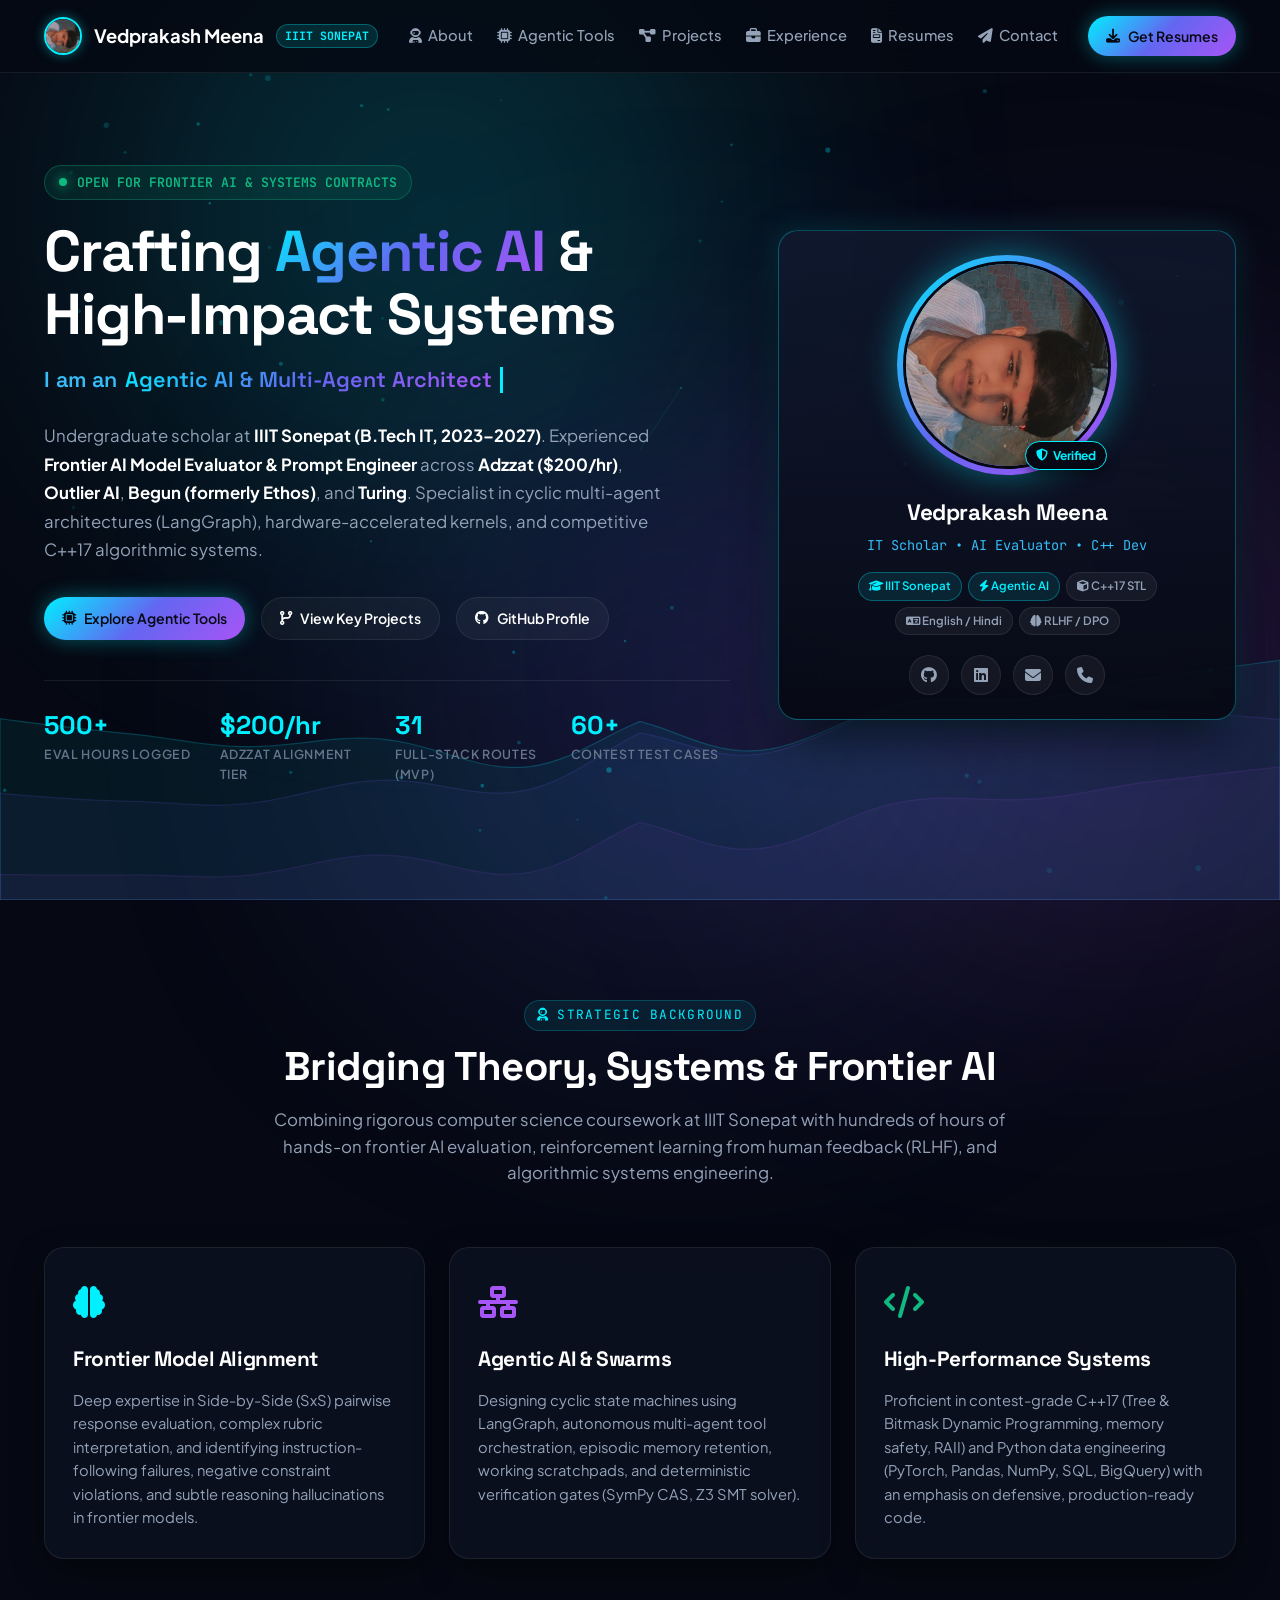
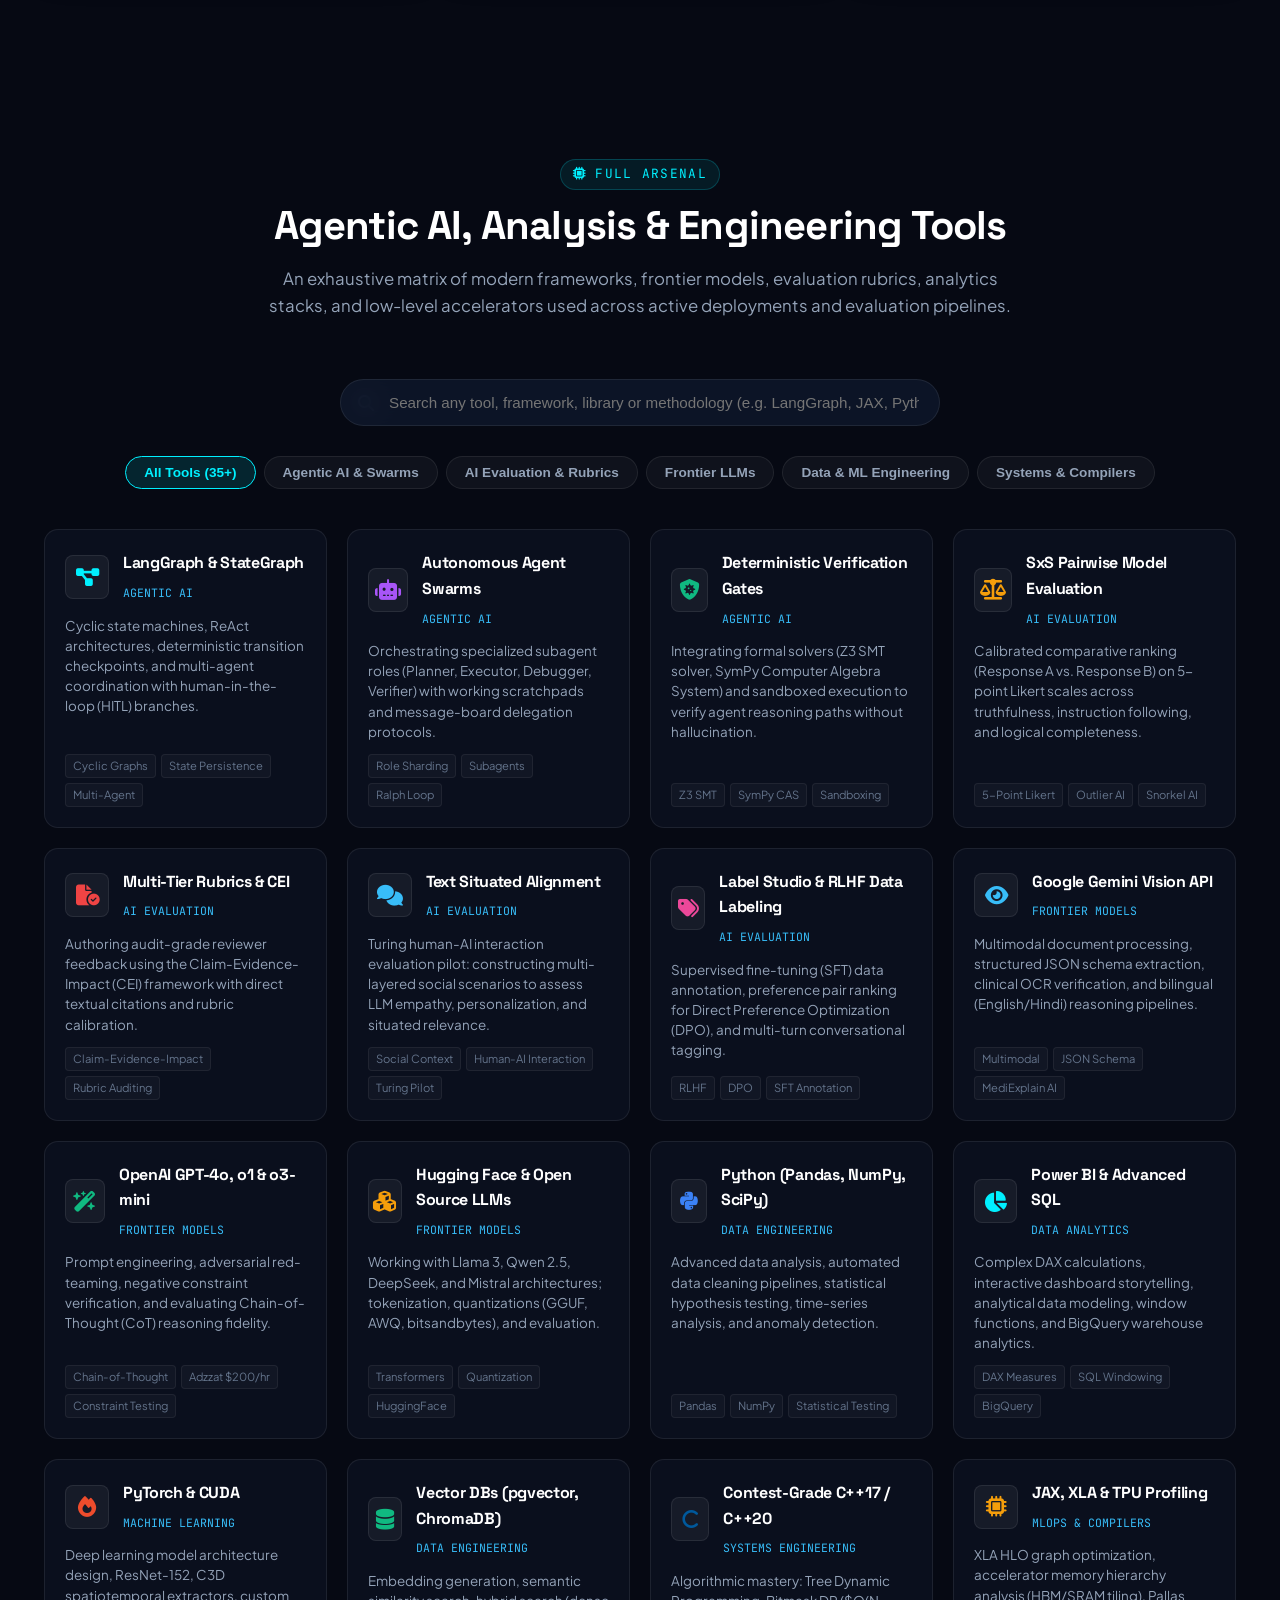
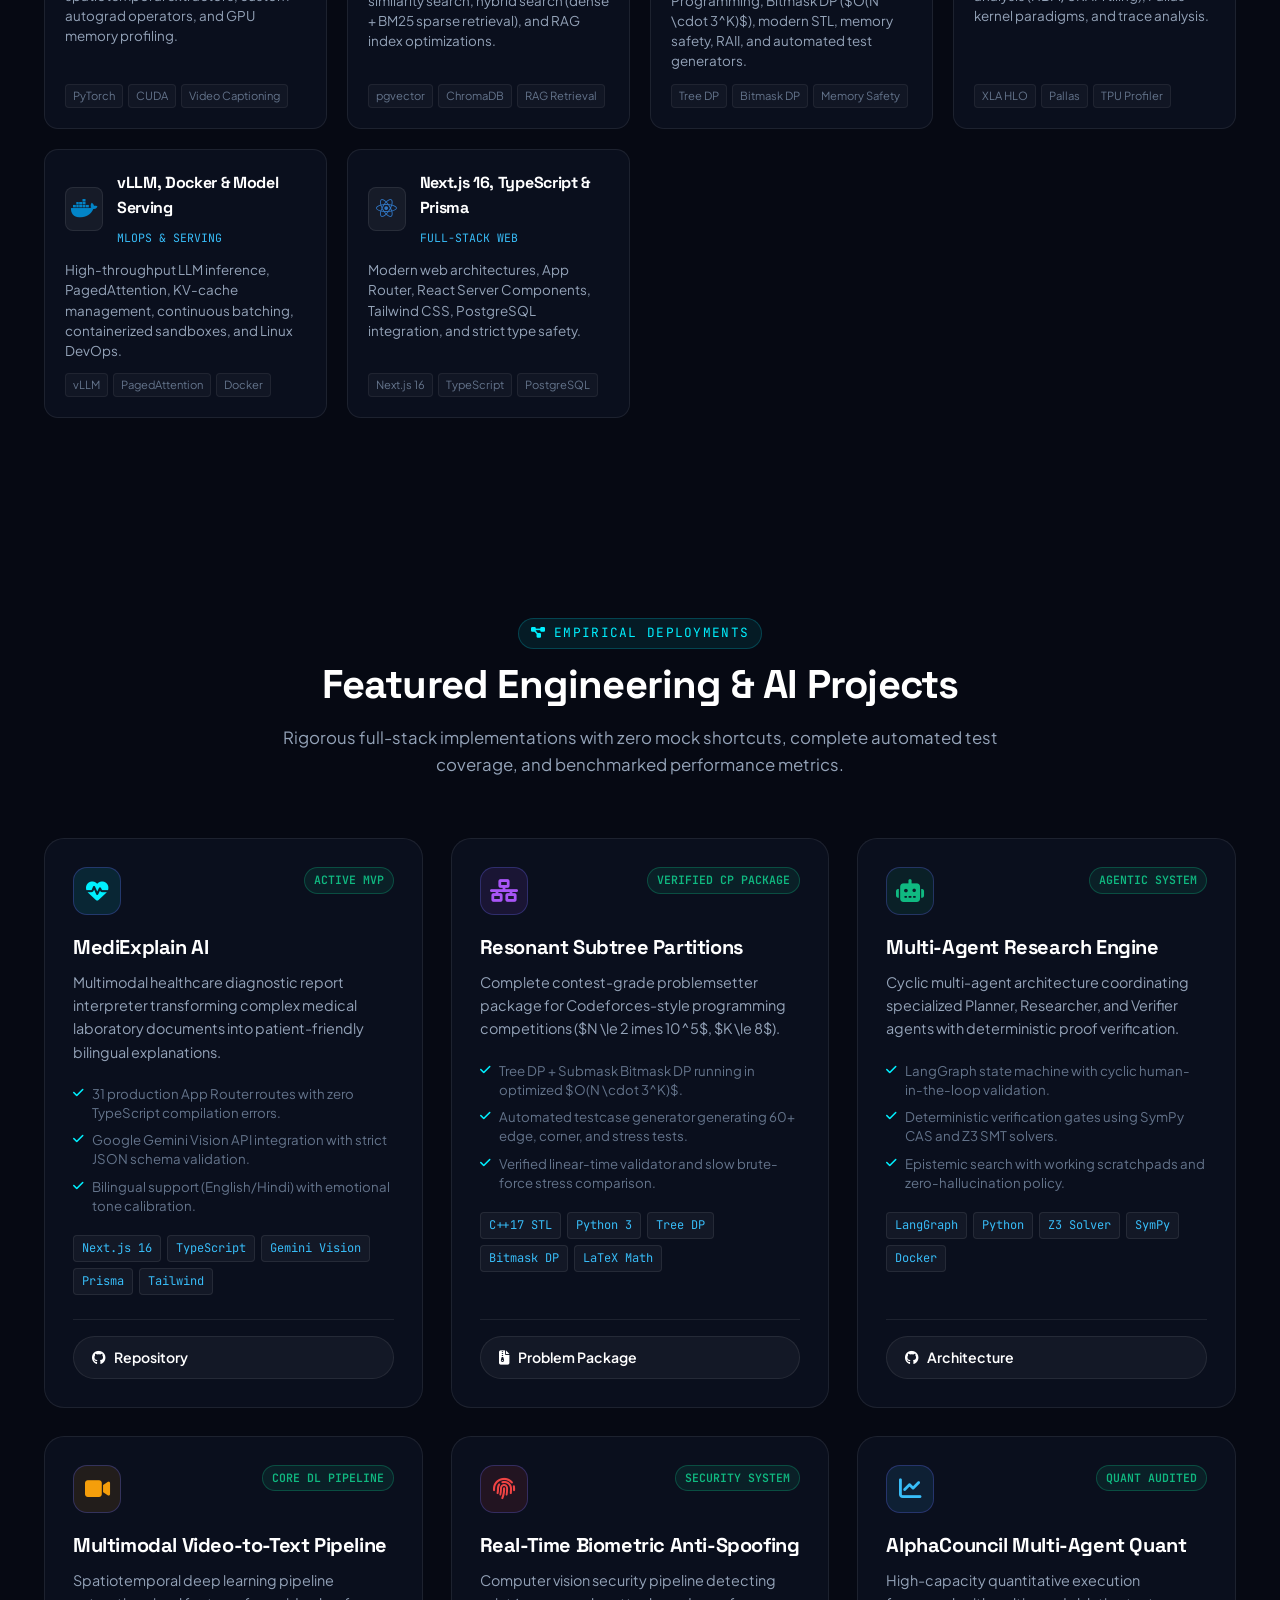
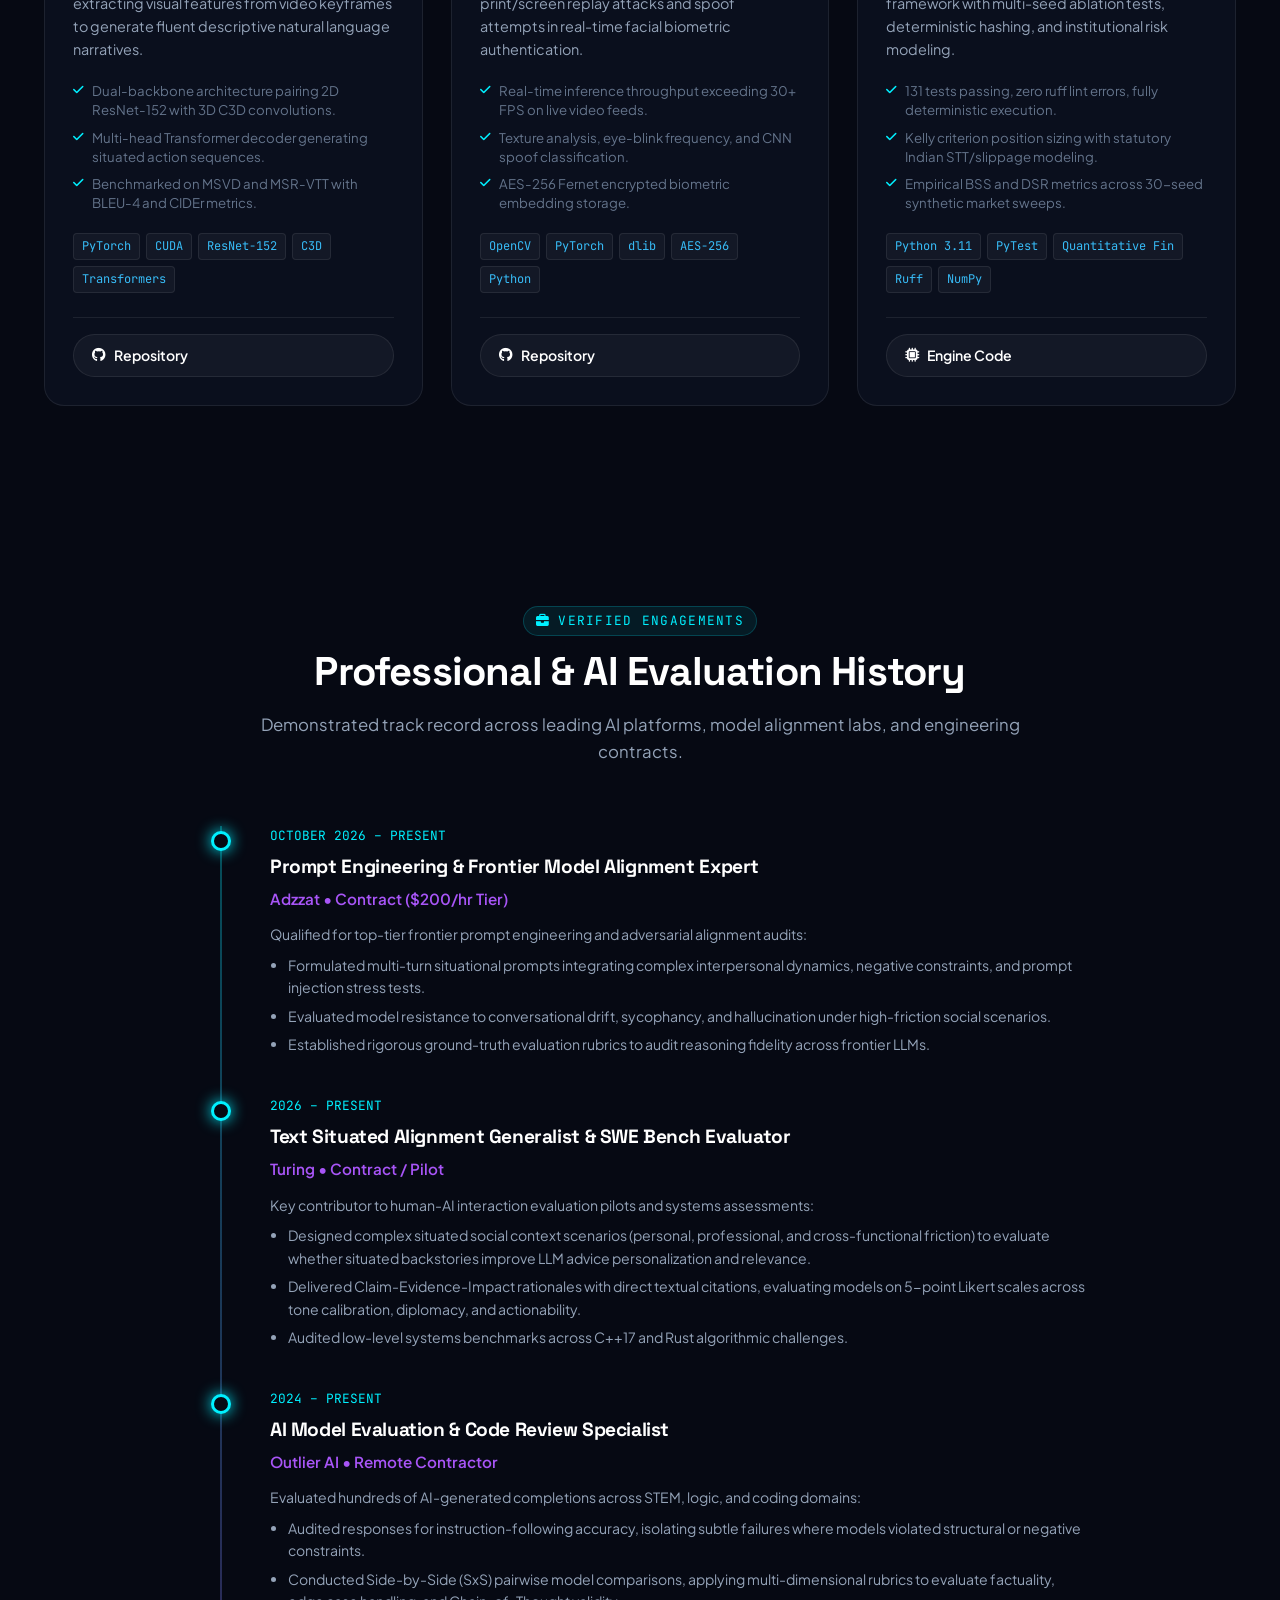
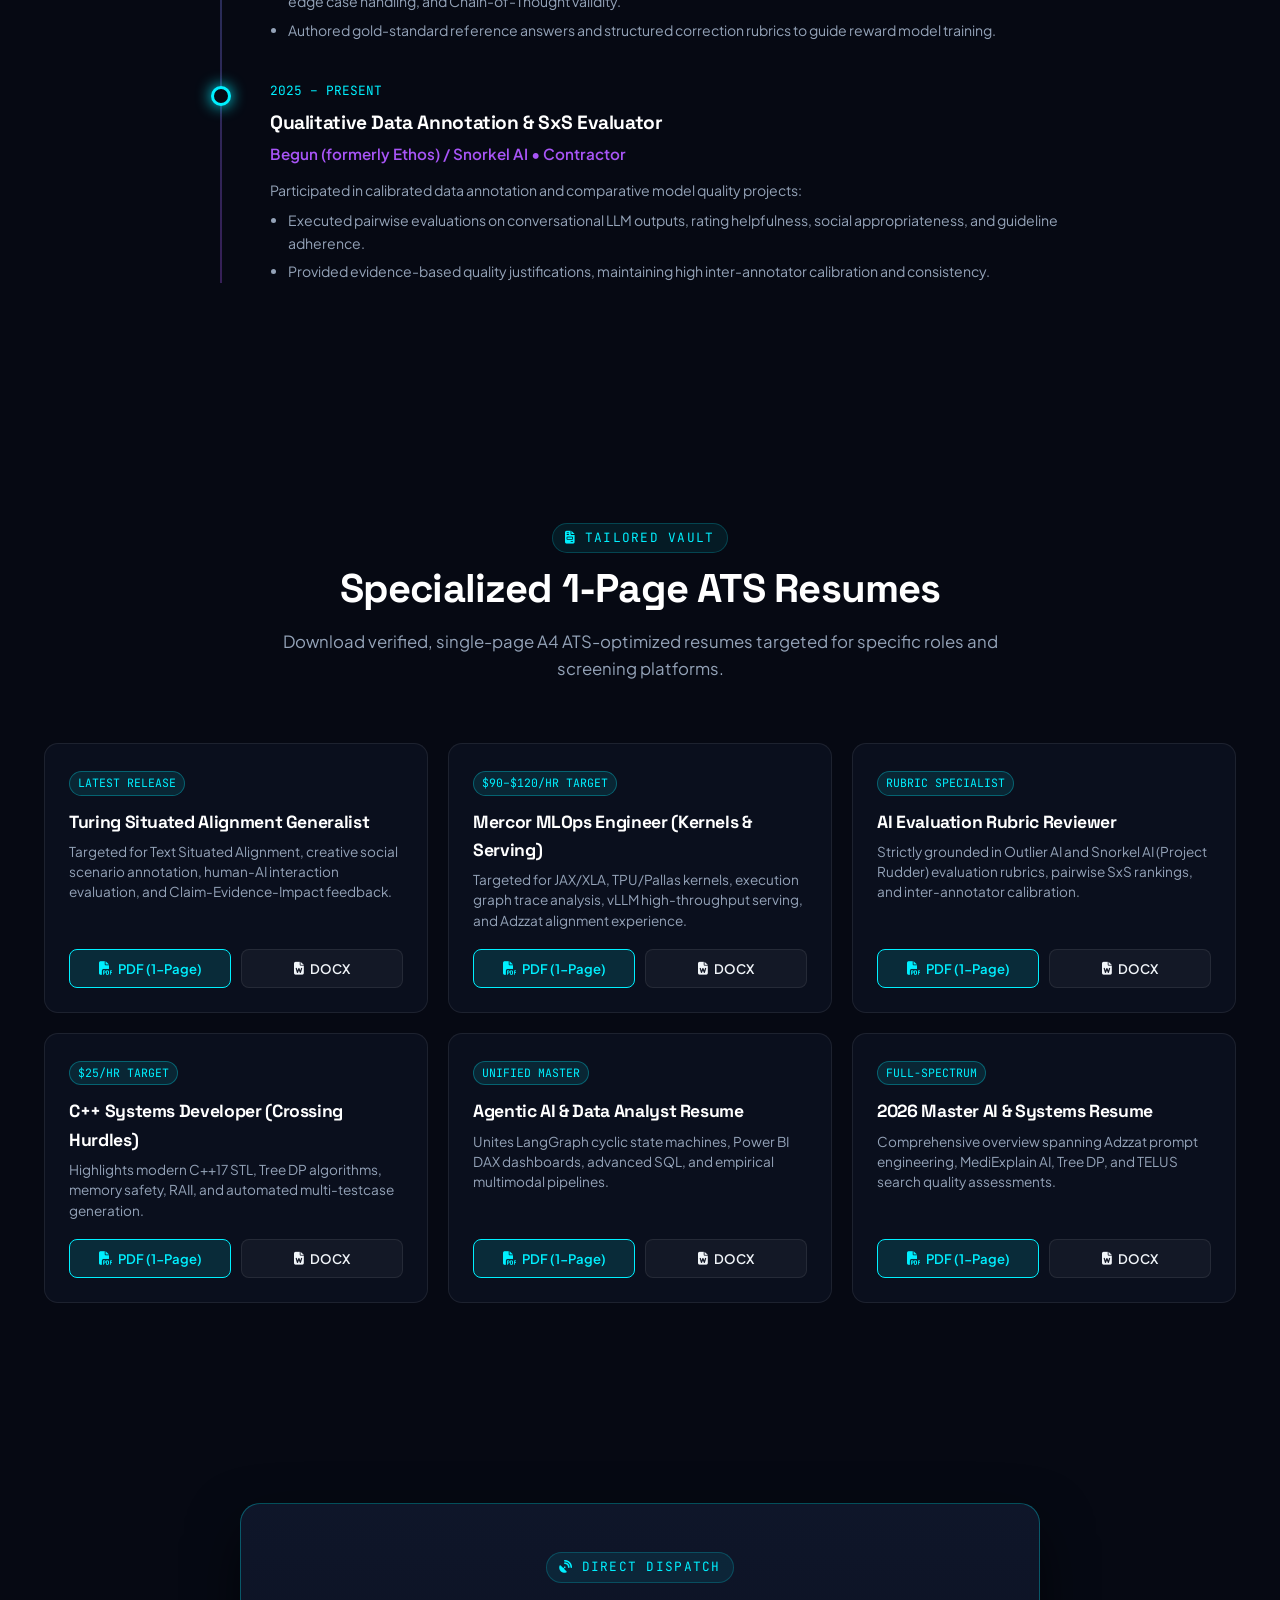
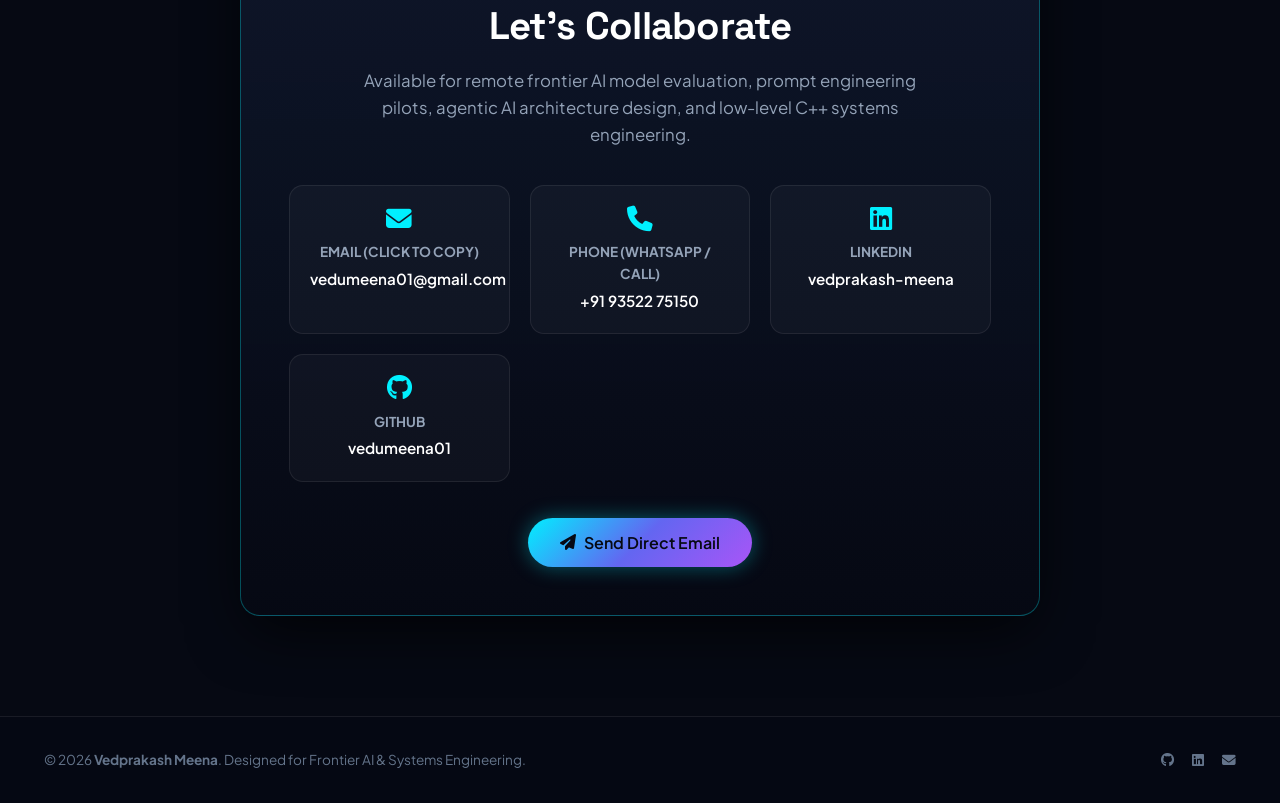
<file: index.html>
<!DOCTYPE html>
<html lang="en" class="scroll-smooth">
<head>
  <meta charset="UTF-8">
  <meta name="viewport" content="width=device-width, initial-scale=1.0">
  
  <title>Vedprakash Meena | Agentic AI Architect, Frontier AI Evaluator & Systems Engineer</title>
  <meta name="title" content="Vedprakash Meena | Agentic AI Architect & Frontier AI Evaluator">
  <meta name="description" content="Portfolio of Vedprakash Meena — B.Tech IT at IIIT Sonepat. Frontier AI Evaluation Specialist (Outlier AI, Adzzat $200/hr, Begun, Turing), Agentic AI Architect (LangGraph, Multi-Agent Swarms), and High-Performance Systems Developer (C++17, Python).">
  <meta name="keywords" content="Vedprakash Meena, Agentic AI, AI Evaluation, Outlier AI, Adzzat, Begun, Turing, LangGraph, JAX, XLA, C++, IIIT Sonepat, RLHF, Prompt Engineering">
  <meta name="author" content="Vedprakash Meena">

  <!-- Open Graph -->
  <meta property="og:type" content="website">
  <meta property="og:title" content="Vedprakash Meena | Agentic AI Architect & AI Evaluator">
  <meta property="og:description" content="Interactive portfolio showcasing Agentic AI frameworks, frontier LLM evaluation, C++ systems, and full-stack AI engineering.">

  <!-- Google Fonts & Font Awesome -->
  <link rel="preconnect" href="https://fonts.googleapis.com">
  <link rel="preconnect" href="https://fonts.gstatic.com" crossorigin>
  <link href="https://fonts.googleapis.com/css2?family=Plus+Jakarta+Sans:wght@300;400;500;600;700;800&family=Space+Grotesk:wght@400;500;600;700&family=JetBrains+Mono:wght@400;500;600;700&display=swap" rel="stylesheet">
  <link rel="stylesheet" href="https://cdnjs.cloudflare.com/ajax/libs/font-awesome/6.5.1/css/all.min.css">

  <style>
    :root {
      --bg-base: #060913;
      --bg-surface: #0c1222;
      --bg-surface-elevated: #111a30;
      --bg-card: rgba(12, 18, 34, 0.75);
      --bg-card-hover: rgba(18, 28, 52, 0.9);
      --border-subtle: rgba(255, 255, 255, 0.08);
      --border-glow: rgba(0, 240, 255, 0.35);
      --accent-cyan: #00f0ff;
      --accent-blue: #38bdf8;
      --accent-indigo: #6366f1;
      --accent-purple: #a855f7;
      --accent-pink: #ec4899;
      --accent-emerald: #10b981;
      --accent-amber: #f59e0b;
      --text-bright: #ffffff;
      --text-main: #f1f5f9;
      --text-muted: #94a3b8;
      --text-dim: #64748b;
      --gradient-cyber: linear-gradient(135deg, #00f0ff 0%, #6366f1 50%, #a855f7 100%);
      --gradient-glow: linear-gradient(180deg, rgba(0, 240, 255, 0.15) 0%, rgba(99, 102, 241, 0.05) 100%);
      --card-shadow: 0 12px 36px -8px rgba(0, 0, 0, 0.6);
      --glow-cyan: 0 0 35px rgba(0, 240, 255, 0.25);
      --glow-purple: 0 0 35px rgba(168, 85, 247, 0.25);
      --radius-sm: 8px;
      --radius-md: 14px;
      --radius-lg: 20px;
      --radius-full: 9999px;
      --transition: all 0.25s cubic-bezier(0.16, 1, 0.3, 1);
    }

    * {
      box-sizing: border-box;
      margin: 0;
      padding: 0;
    }

    html {
      scroll-behavior: smooth;
    }

    body {
      font-family: 'Plus Jakarta Sans', -apple-system, BlinkMacSystemFont, sans-serif;
      background-color: var(--bg-base);
      color: var(--text-main);
      line-height: 1.6;
      overflow-x: hidden;
      position: relative;
    }

    /* Scrollbar */
    ::-webkit-scrollbar {
      width: 8px;
    }
    ::-webkit-scrollbar-track {
      background: var(--bg-base);
    }
    ::-webkit-scrollbar-thumb {
      background: #1e293b;
      border-radius: 4px;
      border: 1px solid var(--border-subtle);
    }
    ::-webkit-scrollbar-thumb:hover {
      background: var(--accent-cyan);
    }

    /* Selection */
    ::selection {
      background: var(--accent-cyan);
      color: #060913;
    }

    /* Typography */
    h1, h2, h3, h4, .font-display {
      font-family: 'Space Grotesk', sans-serif;
      letter-spacing: -0.02em;
    }
    .font-mono {
      font-family: 'JetBrains Mono', monospace;
    }

    /* Interactive Background Wave Canvas */
    #wave-canvas {
      position: fixed;
      top: 0;
      left: 0;
      width: 100vw;
      height: 100vh;
      z-index: 0;
      pointer-events: none;
      opacity: 0.85;
    }

    .ambient-glow {
      position: fixed;
      width: 600px;
      height: 600px;
      border-radius: 50%;
      filter: blur(140px);
      pointer-events: none;
      z-index: 0;
      opacity: 0.18;
      transition: transform 0.2s ease-out;
    }
    .glow-1 {
      top: -10%;
      left: 10%;
      background: var(--accent-cyan);
    }
    .glow-2 {
      top: 40%;
      right: -10%;
      background: var(--accent-purple);
    }
    .glow-3 {
      bottom: -10%;
      left: 30%;
      background: var(--accent-indigo);
    }

    /* Layout Containers */
    .site-wrapper {
      position: relative;
      z-index: 1;
    }
    .container {
      max-width: 1240px;
      margin: 0 auto;
      padding: 0 24px;
    }

    /* Navigation Bar */
    .navbar {
      position: fixed;
      top: 0;
      left: 0;
      width: 100%;
      z-index: 100;
      background: rgba(6, 9, 19, 0.82);
      backdrop-filter: blur(16px);
      border-bottom: 1px solid var(--border-subtle);
      transition: var(--transition);
    }
    .nav-inner {
      display: flex;
      justify-content: space-between;
      align-items: center;
      height: 72px;
    }
    .nav-brand {
      display: flex;
      align-items: center;
      gap: 12px;
      text-decoration: none;
      color: var(--text-bright);
      font-weight: 700;
      font-size: 1.15rem;
    }
    .brand-avatar {
      width: 38px;
      height: 38px;
      border-radius: 50%;
      border: 2px solid var(--accent-cyan);
      box-shadow: 0 0 12px rgba(0, 240, 255, 0.4);
      object-fit: cover;
    }
    .brand-glow-tag {
      font-size: 0.72rem;
      padding: 2px 8px;
      background: rgba(0, 240, 255, 0.12);
      border: 1px solid rgba(0, 240, 255, 0.3);
      border-radius: var(--radius-full);
      color: var(--accent-cyan);
      font-family: 'JetBrains Mono', monospace;
    }
    .nav-links {
      display: flex;
      align-items: center;
      gap: 24px;
      list-style: none;
    }
    .nav-link {
      color: var(--text-muted);
      text-decoration: none;
      font-size: 0.92rem;
      font-weight: 500;
      transition: var(--transition);
      display: flex;
      align-items: center;
      gap: 6px;
    }
    .nav-link:hover, .nav-link.active {
      color: var(--accent-cyan);
    }
    .nav-actions {
      display: flex;
      align-items: center;
      gap: 12px;
    }
    .btn-cyber {
      display: inline-flex;
      align-items: center;
      gap: 8px;
      padding: 9px 18px;
      border-radius: var(--radius-full);
      font-size: 0.88rem;
      font-weight: 600;
      text-decoration: none;
      cursor: pointer;
      border: none;
      transition: var(--transition);
    }
    .btn-cyber-primary {
      background: var(--gradient-cyber);
      color: #060913;
      box-shadow: 0 0 20px rgba(0, 240, 255, 0.35);
    }
    .btn-cyber-primary:hover {
      box-shadow: 0 0 30px rgba(0, 240, 255, 0.6);
      transform: translateY(-2px);
    }
    .btn-cyber-outline {
      background: rgba(255, 255, 255, 0.04);
      border: 1px solid var(--border-subtle);
      color: var(--text-bright);
    }
    .btn-cyber-outline:hover {
      background: rgba(0, 240, 255, 0.08);
      border-color: var(--accent-cyan);
      color: var(--accent-cyan);
      transform: translateY(-2px);
    }

    /* Section Structure */
    section {
      padding: 100px 0;
      position: relative;
    }
    .section-header {
      text-align: center;
      max-width: 760px;
      margin: 0 auto 60px;
    }
    .section-eyebrow {
      display: inline-flex;
      align-items: center;
      gap: 8px;
      font-family: 'JetBrains Mono', monospace;
      font-size: 0.8rem;
      color: var(--accent-cyan);
      text-transform: uppercase;
      letter-spacing: 0.1em;
      margin-bottom: 12px;
      padding: 4px 12px;
      background: rgba(0, 240, 255, 0.08);
      border: 1px solid rgba(0, 240, 255, 0.2);
      border-radius: var(--radius-full);
    }
    .section-title {
      font-size: 2.5rem;
      font-weight: 800;
      color: var(--text-bright);
      line-height: 1.2;
      margin-bottom: 16px;
    }
    .section-subtitle {
      font-size: 1.05rem;
      color: var(--text-muted);
      line-height: 1.6;
    }

    /* Glass Cards */
    .glass-card {
      background: var(--bg-card);
      backdrop-filter: blur(16px);
      border: 1px solid var(--border-subtle);
      border-radius: var(--radius-lg);
      padding: 28px;
      transition: var(--transition);
      box-shadow: var(--card-shadow);
      position: relative;
      overflow: hidden;
    }
    .glass-card:hover {
      border-color: var(--border-glow);
      background: var(--bg-card-hover);
      box-shadow: 0 16px 40px -10px rgba(0, 240, 255, 0.15);
      transform: translateY(-4px);
    }

    /* Hero Section */
    .hero {
      min-height: 100vh;
      display: flex;
      align-items: center;
      padding: 130px 0 80px;
      position: relative;
    }
    .hero-grid {
      display: grid;
      grid-template-columns: 1.2fr 0.8fr;
      gap: 48px;
      align-items: center;
    }
    .hero-status-pill {
      display: inline-flex;
      align-items: center;
      gap: 10px;
      padding: 6px 14px;
      background: rgba(16, 185, 129, 0.1);
      border: 1px solid rgba(16, 185, 129, 0.3);
      border-radius: var(--radius-full);
      color: var(--accent-emerald);
      font-size: 0.82rem;
      font-weight: 600;
      margin-bottom: 20px;
      font-family: 'JetBrains Mono', monospace;
    }
    .pulse-dot {
      width: 8px;
      height: 8px;
      border-radius: 50%;
      background: var(--accent-emerald);
      box-shadow: 0 0 12px var(--accent-emerald);
      animation: pulse 2s infinite;
    }
    @keyframes pulse {
      0% { transform: scale(0.95); box-shadow: 0 0 0 0 rgba(16, 185, 129, 0.7); }
      70% { transform: scale(1.1); box-shadow: 0 0 0 8px rgba(16, 185, 129, 0); }
      100% { transform: scale(0.95); box-shadow: 0 0 0 0 rgba(16, 185, 129, 0); }
    }
    .hero-title {
      font-size: 3.6rem;
      font-weight: 800;
      line-height: 1.1;
      margin-bottom: 16px;
      color: var(--text-bright);
    }
    .hero-gradient-text {
      background: var(--gradient-cyber);
      -webkit-background-clip: text;
      -webkit-text-fill-color: transparent;
    }
    .hero-typewriter-container {
      font-size: 1.35rem;
      font-weight: 600;
      color: var(--accent-blue);
      margin-bottom: 24px;
      min-height: 36px;
      display: flex;
      align-items: center;
      gap: 8px;
      font-family: 'Space Grotesk', sans-serif;
    }
    .cursor-blink {
      display: inline-block;
      width: 3px;
      height: 1.2em;
      background-color: var(--accent-cyan);
      animation: blink 1s step-end infinite;
      vertical-align: middle;
    }
    @keyframes blink {
      from, to { opacity: 1; }
      50% { opacity: 0; }
    }
    .hero-bio {
      font-size: 1.05rem;
      color: var(--text-muted);
      line-height: 1.7;
      margin-bottom: 32px;
      max-width: 620px;
    }
    .hero-bio strong {
      color: var(--text-bright);
    }
    .hero-actions {
      display: flex;
      flex-wrap: wrap;
      gap: 16px;
      margin-bottom: 40px;
    }
    .hero-metrics {
      display: grid;
      grid-template-columns: repeat(4, 1fr);
      gap: 16px;
      padding-top: 24px;
      border-top: 1px solid var(--border-subtle);
    }
    .metric-item {
      display: flex;
      flex-direction: column;
    }
    .metric-num {
      font-size: 1.6rem;
      font-weight: 800;
      color: var(--accent-cyan);
      font-family: 'Space Grotesk', sans-serif;
    }
    .metric-label {
      font-size: 0.78rem;
      color: var(--text-dim);
      text-transform: uppercase;
      letter-spacing: 0.05em;
      font-weight: 600;
    }

    /* Hero Profile Glass Card */
    .profile-card {
      position: relative;
      border-radius: var(--radius-lg);
      overflow: hidden;
      border: 1px solid rgba(0, 240, 255, 0.3);
      box-shadow: 0 20px 50px -10px rgba(0, 0, 0, 0.8), 0 0 30px rgba(0, 240, 255, 0.15);
      background: linear-gradient(180deg, rgba(17, 26, 48, 0.8) 0%, rgba(6, 9, 19, 0.95) 100%);
      padding: 24px;
      text-align: center;
    }
    .profile-img-wrap {
      position: relative;
      width: 220px;
      height: 220px;
      margin: 0 auto 20px;
      border-radius: 50%;
      padding: 6px;
      background: var(--gradient-cyber);
      box-shadow: 0 0 35px rgba(0, 240, 255, 0.4);
    }
    .profile-img {
      width: 100%;
      height: 100%;
      border-radius: 50%;
      object-fit: cover;
      background: #090d16;
      border: 3px solid var(--bg-base);
    }
    .profile-badge-float {
      position: absolute;
      bottom: 5px;
      right: 10px;
      background: #060913;
      border: 1.5px solid var(--accent-cyan);
      border-radius: var(--radius-full);
      padding: 4px 10px;
      font-size: 0.75rem;
      font-weight: 700;
      color: var(--accent-cyan);
      display: flex;
      align-items: center;
      gap: 5px;
      box-shadow: 0 4px 12px rgba(0, 0, 0, 0.5);
    }
    .profile-name {
      font-size: 1.4rem;
      font-weight: 700;
      color: var(--text-bright);
      margin-bottom: 4px;
    }
    .profile-sub {
      font-size: 0.85rem;
      color: var(--accent-blue);
      font-family: 'JetBrains Mono', monospace;
      margin-bottom: 16px;
    }
    .profile-chips {
      display: flex;
      flex-wrap: wrap;
      gap: 6px;
      justify-content: center;
      margin-bottom: 20px;
    }
    .chip {
      font-size: 0.72rem;
      font-weight: 600;
      padding: 4px 10px;
      border-radius: var(--radius-full);
      background: rgba(255, 255, 255, 0.05);
      border: 1px solid var(--border-subtle);
      color: var(--text-muted);
    }
    .chip-accent {
      background: rgba(0, 240, 255, 0.1);
      border-color: rgba(0, 240, 255, 0.3);
      color: var(--accent-cyan);
    }
    .profile-socials {
      display: flex;
      justify-content: center;
      gap: 12px;
    }
    .social-btn {
      width: 40px;
      height: 40px;
      border-radius: 50%;
      display: flex;
      align-items: center;
      justify-content: center;
      background: rgba(255, 255, 255, 0.05);
      border: 1px solid var(--border-subtle);
      color: var(--text-muted);
      text-decoration: none;
      transition: var(--transition);
    }
    .social-btn:hover {
      background: rgba(0, 240, 255, 0.15);
      border-color: var(--accent-cyan);
      color: var(--accent-cyan);
      transform: translateY(-3px);
      box-shadow: 0 0 15px rgba(0, 240, 255, 0.4);
    }

    /* Interactive Tools Matrix Section */
    .tools-search-bar {
      max-width: 600px;
      margin: 0 auto 30px;
      position: relative;
    }
    .search-input {
      width: 100%;
      padding: 14px 20px 14px 48px;
      background: rgba(17, 26, 48, 0.7);
      border: 1px solid var(--border-subtle);
      border-radius: var(--radius-full);
      color: var(--text-bright);
      font-size: 0.95rem;
      outline: none;
      transition: var(--transition);
      backdrop-filter: blur(12px);
    }
    .search-input:focus {
      border-color: var(--accent-cyan);
      box-shadow: 0 0 25px rgba(0, 240, 255, 0.25);
    }
    .search-icon {
      position: absolute;
      left: 18px;
      top: 50%;
      transform: translateY(-50%);
      color: var(--text-dim);
      font-size: 1rem;
    }
    .filter-tabs {
      display: flex;
      flex-wrap: wrap;
      justify-content: center;
      gap: 8px;
      margin-bottom: 40px;
    }
    .filter-tab {
      padding: 8px 18px;
      border-radius: var(--radius-full);
      background: rgba(255, 255, 255, 0.04);
      border: 1px solid var(--border-subtle);
      color: var(--text-muted);
      font-size: 0.85rem;
      font-weight: 600;
      cursor: pointer;
      transition: var(--transition);
    }
    .filter-tab:hover, .filter-tab.active {
      background: rgba(0, 240, 255, 0.12);
      border-color: var(--accent-cyan);
      color: var(--accent-cyan);
    }
    .tools-grid {
      display: grid;
      grid-template-columns: repeat(auto-fill, minmax(280px, 1fr));
      gap: 20px;
    }
    .tool-card {
      background: var(--bg-card);
      border: 1px solid var(--border-subtle);
      border-radius: var(--radius-md);
      padding: 20px;
      transition: var(--transition);
      display: flex;
      flex-direction: column;
      gap: 12px;
      position: relative;
    }
    .tool-card:hover {
      border-color: var(--accent-cyan);
      transform: translateY(-3px);
      box-shadow: 0 10px 25px -5px rgba(0, 240, 255, 0.15);
    }
    .tool-top {
      display: flex;
      align-items: center;
      gap: 14px;
    }
    .tool-icon-box {
      width: 44px;
      height: 44px;
      border-radius: var(--radius-sm);
      display: flex;
      align-items: center;
      justify-content: center;
      font-size: 1.3rem;
      background: rgba(255, 255, 255, 0.05);
      border: 1px solid var(--border-subtle);
    }
    .tool-meta h4 {
      font-size: 1rem;
      color: var(--text-bright);
      margin-bottom: 2px;
    }
    .tool-category-badge {
      font-size: 0.72rem;
      font-family: 'JetBrains Mono', monospace;
      color: var(--accent-blue);
      text-transform: uppercase;
    }
    .tool-desc {
      font-size: 0.84rem;
      color: var(--text-muted);
      line-height: 1.5;
    }
    .tool-tags {
      display: flex;
      flex-wrap: wrap;
      gap: 5px;
      margin-top: auto;
    }
    .tool-tag {
      font-size: 0.7rem;
      padding: 2px 7px;
      border-radius: 4px;
      background: rgba(255, 255, 255, 0.03);
      border: 1px solid rgba(255, 255, 255, 0.06);
      color: var(--text-dim);
    }

    /* Projects Section */
    .projects-grid {
      display: grid;
      grid-template-columns: repeat(auto-fill, minmax(360px, 1fr));
      gap: 28px;
    }
    .project-card {
      background: var(--bg-card);
      border: 1px solid var(--border-subtle);
      border-radius: var(--radius-lg);
      padding: 28px;
      transition: var(--transition);
      display: flex;
      flex-direction: column;
      justify-content: space-between;
      position: relative;
    }
    .project-card:hover {
      border-color: rgba(99, 102, 241, 0.4);
      box-shadow: 0 16px 40px -10px rgba(99, 102, 241, 0.2);
      transform: translateY(-4px);
    }
    .project-header {
      display: flex;
      justify-content: space-between;
      align-items: flex-start;
      margin-bottom: 16px;
    }
    .project-icon-badge {
      width: 48px;
      height: 48px;
      border-radius: var(--radius-md);
      background: rgba(99, 102, 241, 0.12);
      border: 1px solid rgba(99, 102, 241, 0.3);
      display: flex;
      align-items: center;
      justify-content: center;
      font-size: 1.4rem;
      color: var(--accent-indigo);
    }
    .project-status {
      font-size: 0.72rem;
      font-family: 'JetBrains Mono', monospace;
      padding: 3px 9px;
      border-radius: var(--radius-full);
      font-weight: 600;
      background: rgba(16, 185, 129, 0.1);
      border: 1px solid rgba(16, 185, 129, 0.3);
      color: var(--accent-emerald);
    }
    .project-title {
      font-size: 1.25rem;
      color: var(--text-bright);
      margin-bottom: 8px;
      font-weight: 700;
    }
    .project-desc {
      font-size: 0.9rem;
      color: var(--text-muted);
      line-height: 1.6;
      margin-bottom: 20px;
    }
    .project-bullets {
      list-style: none;
      margin-bottom: 20px;
    }
    .project-bullets li {
      font-size: 0.83rem;
      color: var(--text-dim);
      margin-bottom: 8px;
      display: flex;
      align-items: flex-start;
      gap: 8px;
      line-height: 1.45;
    }
    .project-bullets li i {
      color: var(--accent-cyan);
      margin-top: 3px;
      font-size: 0.75rem;
    }
    .project-tech-stack {
      display: flex;
      flex-wrap: wrap;
      gap: 6px;
      margin-bottom: 24px;
    }
    .tech-pill {
      font-size: 0.75rem;
      font-family: 'JetBrains Mono', monospace;
      padding: 3px 8px;
      border-radius: 4px;
      background: rgba(255, 255, 255, 0.04);
      border: 1px solid var(--border-subtle);
      color: var(--accent-blue);
    }
    .project-links {
      display: flex;
      gap: 12px;
      padding-top: 16px;
      border-top: 1px solid var(--border-subtle);
    }

    /* Experience & Track Record Timeline */
    .timeline {
      position: relative;
      max-width: 900px;
      margin: 0 auto;
    }
    .timeline::before {
      content: '';
      position: absolute;
      top: 0;
      bottom: 0;
      left: 30px;
      width: 2px;
      background: linear-gradient(180deg, var(--accent-cyan) 0%, var(--accent-purple) 100%);
      opacity: 0.3;
    }
    .timeline-item {
      position: relative;
      padding-left: 80px;
      margin-bottom: 40px;
    }
    .timeline-dot {
      position: absolute;
      left: 21px;
      top: 5px;
      width: 20px;
      height: 20px;
      border-radius: 50%;
      background: var(--bg-base);
      border: 3px solid var(--accent-cyan);
      box-shadow: 0 0 15px var(--accent-cyan);
      z-index: 2;
    }
    .timeline-date {
      font-family: 'JetBrains Mono', monospace;
      font-size: 0.8rem;
      color: var(--accent-cyan);
      margin-bottom: 6px;
    }
    .timeline-role {
      font-size: 1.2rem;
      font-weight: 700;
      color: var(--text-bright);
      margin-bottom: 4px;
    }
    .timeline-company {
      font-size: 0.95rem;
      color: var(--accent-purple);
      font-weight: 600;
      margin-bottom: 12px;
    }
    .timeline-body {
      font-size: 0.88rem;
      color: var(--text-muted);
      line-height: 1.6;
    }
    .timeline-bullets {
      list-style-type: disc;
      margin-left: 18px;
      margin-top: 8px;
    }
    .timeline-bullets li {
      margin-bottom: 6px;
    }

    /* Resume Vault Section */
    .resume-grid {
      display: grid;
      grid-template-columns: repeat(auto-fill, minmax(340px, 1fr));
      gap: 20px;
    }
    .resume-card {
      background: var(--bg-card);
      border: 1px solid var(--border-subtle);
      border-radius: var(--radius-md);
      padding: 24px;
      transition: var(--transition);
      display: flex;
      flex-direction: column;
      justify-content: space-between;
    }
    .resume-card:hover {
      border-color: var(--accent-cyan);
      box-shadow: 0 12px 30px -8px rgba(0, 240, 255, 0.2);
      transform: translateY(-3px);
    }
    .resume-card-title {
      font-size: 1.1rem;
      font-weight: 700;
      color: var(--text-bright);
      margin-bottom: 6px;
    }
    .resume-badge {
      font-size: 0.72rem;
      font-family: 'JetBrains Mono', monospace;
      padding: 2px 8px;
      border-radius: var(--radius-full);
      background: rgba(0, 240, 255, 0.1);
      border: 1px solid rgba(0, 240, 255, 0.3);
      color: var(--accent-cyan);
      display: inline-block;
      margin-bottom: 12px;
    }
    .resume-card-desc {
      font-size: 0.85rem;
      color: var(--text-muted);
      line-height: 1.5;
      margin-bottom: 18px;
    }
    .resume-card-btns {
      display: flex;
      gap: 10px;
    }
    .btn-download-pdf {
      flex: 1;
      display: inline-flex;
      align-items: center;
      justify-content: center;
      gap: 6px;
      padding: 8px 12px;
      background: rgba(0, 240, 255, 0.12);
      border: 1px solid var(--accent-cyan);
      border-radius: var(--radius-sm);
      color: var(--accent-cyan);
      font-size: 0.82rem;
      font-weight: 600;
      text-decoration: none;
      transition: var(--transition);
    }
    .btn-download-pdf:hover {
      background: var(--accent-cyan);
      color: #060913;
      box-shadow: 0 0 15px rgba(0, 240, 255, 0.4);
    }
    .btn-download-docx {
      flex: 1;
      display: inline-flex;
      align-items: center;
      justify-content: center;
      gap: 6px;
      padding: 8px 12px;
      background: rgba(255, 255, 255, 0.04);
      border: 1px solid var(--border-subtle);
      border-radius: var(--radius-sm);
      color: var(--text-main);
      font-size: 0.82rem;
      font-weight: 600;
      text-decoration: none;
      transition: var(--transition);
    }
    .btn-download-docx:hover {
      border-color: var(--accent-purple);
      color: var(--accent-purple);
    }

    /* Contact Section */
    .contact-card {
      max-width: 800px;
      margin: 0 auto;
      text-align: center;
      padding: 48px;
      background: linear-gradient(180deg, rgba(17, 26, 48, 0.8) 0%, rgba(6, 9, 19, 0.95) 100%);
      border: 1px solid rgba(0, 240, 255, 0.3);
      box-shadow: 0 20px 60px -10px rgba(0, 0, 0, 0.8);
      border-radius: var(--radius-lg);
    }
    .contact-grid {
      display: grid;
      grid-template-columns: repeat(auto-fit, minmax(200px, 1fr));
      gap: 20px;
      margin: 36px 0;
    }
    .contact-box {
      background: rgba(255, 255, 255, 0.03);
      border: 1px solid var(--border-subtle);
      border-radius: var(--radius-md);
      padding: 20px;
      transition: var(--transition);
      cursor: pointer;
    }
    .contact-box:hover {
      border-color: var(--accent-cyan);
      background: rgba(0, 240, 255, 0.06);
      transform: translateY(-3px);
    }
    .contact-box i {
      font-size: 1.6rem;
      color: var(--accent-cyan);
      margin-bottom: 10px;
    }
    .contact-box h5 {
      font-size: 0.85rem;
      color: var(--text-muted);
      text-transform: uppercase;
      margin-bottom: 4px;
    }
    .contact-box p {
      font-size: 0.95rem;
      font-weight: 600;
      color: var(--text-bright);
    }

    /* Footer */
    footer {
      border-top: 1px solid var(--border-subtle);
      padding: 32px 0;
      background: rgba(6, 9, 19, 0.95);
      font-size: 0.85rem;
      color: var(--text-dim);
    }
    .footer-inner {
      display: flex;
      justify-content: space-between;
      align-items: center;
    }

    /* Responsive */
    @media (max-width: 992px) {
      .hero-grid {
        grid-template-columns: 1fr;
        text-align: center;
      }
      .hero-bio {
        margin: 0 auto 32px;
      }
      .hero-actions {
        justify-content: center;
      }
      .hero-metrics {
        grid-template-columns: repeat(2, 1fr);
      }
      .timeline::before {
        left: 20px;
      }
      .timeline-item {
        padding-left: 60px;
      }
      .timeline-dot {
        left: 11px;
      }
    }
    @media (max-width: 768px) {
      .nav-links {
        display: none;
      }
      .hero-title {
        font-size: 2.6rem;
      }
      .section-title {
        font-size: 2rem;
      }
    }
  </style>
</head>
<body>

  <!-- Ambient Glowing Blobs -->
  <div class="ambient-glow glow-1"></div>
  <div class="ambient-glow glow-2"></div>
  <div class="ambient-glow glow-3"></div>

  <!-- Interactive Live Wave Canvas -->
  <canvas id="wave-canvas"></canvas>

  <div class="site-wrapper">

    <!-- Top Navigation -->
    <nav class="navbar">
      <div class="container nav-inner">
        <a href="#hero" class="nav-brand">
          <img src="Selfie_Full_Resolution.jpg" alt="Vedprakash Meena" class="brand-avatar">
          <span>Vedprakash Meena</span>
          <span class="brand-glow-tag">IIIT SONEPAT</span>
        </a>
        <ul class="nav-links">
          <li><a href="#about" class="nav-link"><i class="fa-solid fa-user-astronaut"></i> About</a></li>
          <li><a href="#tools" class="nav-link"><i class="fa-solid fa-microchip"></i> Agentic Tools</a></li>
          <li><a href="#projects" class="nav-link"><i class="fa-solid fa-diagram-project"></i> Projects</a></li>
          <li><a href="#experience" class="nav-link"><i class="fa-solid fa-briefcase"></i> Experience</a></li>
          <li><a href="#resumes" class="nav-link"><i class="fa-solid fa-file-invoice"></i> Resumes</a></li>
          <li><a href="#contact" class="nav-link"><i class="fa-solid fa-paper-plane"></i> Contact</a></li>
        </ul>
        <div class="nav-actions">
          <a href="#resumes" class="btn-cyber btn-cyber-primary">
            <i class="fa-solid fa-download"></i> Get Resumes
          </a>
        </div>
      </div>
    </nav>

    <!-- Hero Section -->
    <section class="hero" id="hero">
      <div class="container">
        <div class="hero-grid">
          
          <div class="hero-content">
            <div class="hero-status-pill">
              <span class="pulse-dot"></span>
              <span>OPEN FOR FRONTIER AI & SYSTEMS CONTRACTS</span>
            </div>
            <h1 class="hero-title">
              Crafting <span class="hero-gradient-text">Agentic AI</span> & High-Impact Systems
            </h1>
            <div class="hero-typewriter-container">
              <span>I am an</span> <span id="typewriter" class="hero-gradient-text"></span><span class="cursor-blink"></span>
            </div>
            <p class="hero-bio">
              Undergraduate scholar at <strong>IIIT Sonepat (B.Tech IT, 2023–2027)</strong>. Experienced <strong>Frontier AI Model Evaluator & Prompt Engineer</strong> across <strong>Adzzat ($200/hr)</strong>, <strong>Outlier AI</strong>, <strong>Begun (formerly Ethos)</strong>, and <strong>Turing</strong>. Specialist in cyclic multi-agent architectures (LangGraph), hardware-accelerated kernels, and competitive C++17 algorithmic systems.
            </p>
            <div class="hero-actions">
              <a href="#tools" class="btn-cyber btn-cyber-primary">
                <i class="fa-solid fa-microchip"></i> Explore Agentic Tools
              </a>
              <a href="#projects" class="btn-cyber btn-cyber-outline">
                <i class="fa-solid fa-code-branch"></i> View Key Projects
              </a>
              <a href="https://github.com/vedumeena01" target="_blank" class="btn-cyber btn-cyber-outline">
                <i class="fa-brands fa-github"></i> GitHub Profile
              </a>
            </div>
            
            <div class="hero-metrics">
              <div class="metric-item">
                <span class="metric-num">500+</span>
                <span class="metric-label">Eval Hours Logged</span>
              </div>
              <div class="metric-item">
                <span class="metric-num">$200/hr</span>
                <span class="metric-label">Adzzat Alignment Tier</span>
              </div>
              <div class="metric-item">
                <span class="metric-num">31</span>
                <span class="metric-label">Full-Stack Routes (MVP)</span>
              </div>
              <div class="metric-item">
                <span class="metric-num">60+</span>
                <span class="metric-label">Contest Test Cases</span>
              </div>
            </div>
          </div>

          <!-- Hero Profile Card -->
          <div class="profile-card">
            <div class="profile-img-wrap">
              <img src="Selfie_Full_Resolution.jpg" alt="Vedprakash Meena" class="profile-img">
              <div class="profile-badge-float">
                <i class="fa-solid fa-shield-halved"></i> Verified
              </div>
            </div>
            <h3 class="profile-name">Vedprakash Meena</h3>
            <p class="profile-sub">IT Scholar • AI Evaluator • C++ Dev</p>
            
            <div class="profile-chips">
              <span class="chip chip-accent"><i class="fa-solid fa-graduation-cap"></i> IIIT Sonepat</span>
              <span class="chip chip-accent"><i class="fa-solid fa-bolt"></i> Agentic AI</span>
              <span class="chip"><i class="fa-solid fa-cube"></i> C++17 STL</span>
              <span class="chip"><i class="fa-solid fa-language"></i> English / Hindi</span>
              <span class="chip"><i class="fa-solid fa-brain"></i> RLHF / DPO</span>
            </div>

            <div class="profile-socials">
              <a href="https://github.com/vedumeena01" target="_blank" class="social-btn" title="GitHub">
                <i class="fa-brands fa-github"></i>
              </a>
              <a href="https://linkedin.com/in/vedprakash-meena" target="_blank" class="social-btn" title="LinkedIn">
                <i class="fa-brands fa-linkedin"></i>
              </a>
              <a href="mailto:vedumeena01@gmail.com" class="social-btn" title="Email">
                <i class="fa-solid fa-envelope"></i>
              </a>
              <a href="tel:+919352275150" class="social-btn" title="Call">
                <i class="fa-solid fa-phone"></i>
              </a>
            </div>
          </div>

        </div>
      </div>
    </section>

    <!-- About Section -->
    <section id="about">
      <div class="container">
        <div class="section-header">
          <span class="section-eyebrow"><i class="fa-solid fa-user-astronaut"></i> Strategic Background</span>
          <h2 class="section-title">Bridging Theory, Systems & Frontier AI</h2>
          <p class="section-subtitle">
            Combining rigorous computer science coursework at IIIT Sonepat with hundreds of hours of hands-on frontier AI evaluation, reinforcement learning from human feedback (RLHF), and algorithmic systems engineering.
          </p>
        </div>

        <div style="display:grid; grid-template-columns: repeat(auto-fit, minmax(320px, 1fr)); gap: 24px;">
          <div class="glass-card">
            <div style="font-size:2rem; color:var(--accent-cyan); margin-bottom:16px;">
              <i class="fa-solid fa-brain"></i>
            </div>
            <h3 style="font-size:1.3rem; margin-bottom:12px; color:var(--text-bright);">Frontier Model Alignment</h3>
            <p style="color:var(--text-muted); font-size:0.92rem; line-height:1.6;">
              Deep expertise in Side-by-Side (SxS) pairwise response evaluation, complex rubric interpretation, and identifying instruction-following failures, negative constraint violations, and subtle reasoning hallucinations in frontier models.
            </p>
          </div>

          <div class="glass-card">
            <div style="font-size:2rem; color:var(--accent-purple); margin-bottom:16px;">
              <i class="fa-solid fa-network-wired"></i>
            </div>
            <h3 style="font-size:1.3rem; margin-bottom:12px; color:var(--text-bright);">Agentic AI & Swarms</h3>
            <p style="color:var(--text-muted); font-size:0.92rem; line-height:1.6;">
              Designing cyclic state machines using LangGraph, autonomous multi-agent tool orchestration, episodic memory retention, working scratchpads, and deterministic verification gates (SymPy CAS, Z3 SMT solver).
            </p>
          </div>

          <div class="glass-card">
            <div style="font-size:2rem; color:var(--accent-emerald); margin-bottom:16px;">
              <i class="fa-solid fa-code"></i>
            </div>
            <h3 style="font-size:1.3rem; margin-bottom:12px; color:var(--text-bright);">High-Performance Systems</h3>
            <p style="color:var(--text-muted); font-size:0.92rem; line-height:1.6;">
              Proficient in contest-grade C++17 (Tree & Bitmask Dynamic Programming, memory safety, RAII) and Python data engineering (PyTorch, Pandas, NumPy, SQL, BigQuery) with an emphasis on defensive, production-ready code.
            </p>
          </div>
        </div>
      </div>
    </section>

    <!-- Comprehensive Agentic AI & Tools Ecosystem Section -->
    <section id="tools">
      <div class="container">
        <div class="section-header">
          <span class="section-eyebrow"><i class="fa-solid fa-microchip"></i> Full Arsenal</span>
          <h2 class="section-title">Agentic AI, Analysis & Engineering Tools</h2>
          <p class="section-subtitle">
            An exhaustive matrix of modern frameworks, frontier models, evaluation rubrics, analytics stacks, and low-level accelerators used across active deployments and evaluation pipelines.
          </p>
        </div>

        <!-- Search & Filter Controls -->
        <div class="tools-search-bar">
          <i class="fa-solid fa-magnifying-glass search-icon"></i>
          <input type="text" id="tool-search" class="search-input" placeholder="Search any tool, framework, library or methodology (e.g. LangGraph, JAX, Python, SxS)...">
        </div>

        <div class="filter-tabs">
          <button class="filter-tab active" data-filter="all">All Tools (35+)</button>
          <button class="filter-tab" data-filter="agentic">Agentic AI & Swarms</button>
          <button class="filter-tab" data-filter="eval">AI Evaluation & Rubrics</button>
          <button class="filter-tab" data-filter="frontier">Frontier LLMs</button>
          <button class="filter-tab" data-filter="data">Data & ML Engineering</button>
          <button class="filter-tab" data-filter="systems">Systems & Compilers</button>
        </div>

        <!-- Dynamic Tools Grid -->
        <div class="tools-grid" id="tools-container">
          
          <!-- Agentic AI Tools -->
          <div class="tool-card" data-category="agentic">
            <div class="tool-top">
              <div class="tool-icon-box" style="color: #00f0ff;"><i class="fa-solid fa-diagram-project"></i></div>
              <div class="tool-meta">
                <h4>LangGraph & StateGraph</h4>
                <span class="tool-category-badge">Agentic AI</span>
              </div>
            </div>
            <p class="tool-desc">Cyclic state machines, ReAct architectures, deterministic transition checkpoints, and multi-agent coordination with human-in-the-loop (HITL) branches.</p>
            <div class="tool-tags">
              <span class="tool-tag">Cyclic Graphs</span>
              <span class="tool-tag">State Persistence</span>
              <span class="tool-tag">Multi-Agent</span>
            </div>
          </div>

          <div class="tool-card" data-category="agentic">
            <div class="tool-top">
              <div class="tool-icon-box" style="color: #a855f7;"><i class="fa-solid fa-robot"></i></div>
              <div class="tool-meta">
                <h4>Autonomous Agent Swarms</h4>
                <span class="tool-category-badge">Agentic AI</span>
              </div>
            </div>
            <p class="tool-desc">Orchestrating specialized subagent roles (Planner, Executor, Debugger, Verifier) with working scratchpads and message-board delegation protocols.</p>
            <div class="tool-tags">
              <span class="tool-tag">Role Sharding</span>
              <span class="tool-tag">Subagents</span>
              <span class="tool-tag">Ralph Loop</span>
            </div>
          </div>

          <div class="tool-card" data-category="agentic">
            <div class="tool-top">
              <div class="tool-icon-box" style="color: #10b981;"><i class="fa-solid fa-shield-virus"></i></div>
              <div class="tool-meta">
                <h4>Deterministic Verification Gates</h4>
                <span class="tool-category-badge">Agentic AI</span>
              </div>
            </div>
            <p class="tool-desc">Integrating formal solvers (Z3 SMT solver, SymPy Computer Algebra System) and sandboxed execution to verify agent reasoning paths without hallucination.</p>
            <div class="tool-tags">
              <span class="tool-tag">Z3 SMT</span>
              <span class="tool-tag">SymPy CAS</span>
              <span class="tool-tag">Sandboxing</span>
            </div>
          </div>

          <!-- AI Evaluation & Rubrics -->
          <div class="tool-card" data-category="eval">
            <div class="tool-top">
              <div class="tool-icon-box" style="color: #f59e0b;"><i class="fa-solid fa-scale-balanced"></i></div>
              <div class="tool-meta">
                <h4>SxS Pairwise Model Evaluation</h4>
                <span class="tool-category-badge">AI Evaluation</span>
              </div>
            </div>
            <p class="tool-desc">Calibrated comparative ranking (Response A vs. Response B) on 5-point Likert scales across truthfulness, instruction following, and logical completeness.</p>
            <div class="tool-tags">
              <span class="tool-tag">5-Point Likert</span>
              <span class="tool-tag">Outlier AI</span>
              <span class="tool-tag">Snorkel AI</span>
            </div>
          </div>

          <div class="tool-card" data-category="eval">
            <div class="tool-top">
              <div class="tool-icon-box" style="color: #ef4444;"><i class="fa-solid fa-file-circle-check"></i></div>
              <div class="tool-meta">
                <h4>Multi-Tier Rubrics & CEI</h4>
                <span class="tool-category-badge">AI Evaluation</span>
              </div>
            </div>
            <p class="tool-desc">Authoring audit-grade reviewer feedback using the Claim-Evidence-Impact (CEI) framework with direct textual citations and rubric calibration.</p>
            <div class="tool-tags">
              <span class="tool-tag">Claim-Evidence-Impact</span>
              <span class="tool-tag">Rubric Auditing</span>
            </div>
          </div>

          <div class="tool-card" data-category="eval">
            <div class="tool-top">
              <div class="tool-icon-box" style="color: #38bdf8;"><i class="fa-solid fa-comments"></i></div>
              <div class="tool-meta">
                <h4>Text Situated Alignment</h4>
                <span class="tool-category-badge">AI Evaluation</span>
              </div>
            </div>
            <p class="tool-desc">Turing human-AI interaction evaluation pilot: constructing multi-layered social scenarios to assess LLM empathy, personalization, and situated relevance.</p>
            <div class="tool-tags">
              <span class="tool-tag">Social Context</span>
              <span class="tool-tag">Human-AI Interaction</span>
              <span class="tool-tag">Turing Pilot</span>
            </div>
          </div>

          <div class="tool-card" data-category="eval">
            <div class="tool-top">
              <div class="tool-icon-box" style="color: #ec4899;"><i class="fa-solid fa-tags"></i></div>
              <div class="tool-meta">
                <h4>Label Studio & RLHF Data Labeling</h4>
                <span class="tool-category-badge">AI Evaluation</span>
              </div>
            </div>
            <p class="tool-desc">Supervised fine-tuning (SFT) data annotation, preference pair ranking for Direct Preference Optimization (DPO), and multi-turn conversational tagging.</p>
            <div class="tool-tags">
              <span class="tool-tag">RLHF</span>
              <span class="tool-tag">DPO</span>
              <span class="tool-tag">SFT Annotation</span>
            </div>
          </div>

          <!-- Frontier LLMs & APIs -->
          <div class="tool-card" data-category="frontier">
            <div class="tool-top">
              <div class="tool-icon-box" style="color: #38bdf8;"><i class="fa-solid fa-eye"></i></div>
              <div class="tool-meta">
                <h4>Google Gemini Vision API</h4>
                <span class="tool-category-badge">Frontier Models</span>
              </div>
            </div>
            <p class="tool-desc">Multimodal document processing, structured JSON schema extraction, clinical OCR verification, and bilingual (English/Hindi) reasoning pipelines.</p>
            <div class="tool-tags">
              <span class="tool-tag">Multimodal</span>
              <span class="tool-tag">JSON Schema</span>
              <span class="tool-tag">MediExplain AI</span>
            </div>
          </div>

          <div class="tool-card" data-category="frontier">
            <div class="tool-top">
              <div class="tool-icon-box" style="color: #10b981;"><i class="fa-solid fa-wand-magic-sparkles"></i></div>
              <div class="tool-meta">
                <h4>OpenAI GPT-4o, o1 & o3-mini</h4>
                <span class="tool-category-badge">Frontier Models</span>
              </div>
            </div>
            <p class="tool-desc">Prompt engineering, adversarial red-teaming, negative constraint verification, and evaluating Chain-of-Thought (CoT) reasoning fidelity.</p>
            <div class="tool-tags">
              <span class="tool-tag">Chain-of-Thought</span>
              <span class="tool-tag">Adzzat $200/hr</span>
              <span class="tool-tag">Constraint Testing</span>
            </div>
          </div>

          <div class="tool-card" data-category="frontier">
            <div class="tool-top">
              <div class="tool-icon-box" style="color: #f59e0b;"><i class="fa-solid fa-cubes"></i></div>
              <div class="tool-meta">
                <h4>Hugging Face & Open Source LLMs</h4>
                <span class="tool-category-badge">Frontier Models</span>
              </div>
            </div>
            <p class="tool-desc">Working with Llama 3, Qwen 2.5, DeepSeek, and Mistral architectures; tokenization, quantizations (GGUF, AWQ, bitsandbytes), and evaluation.</p>
            <div class="tool-tags">
              <span class="tool-tag">Transformers</span>
              <span class="tool-tag">Quantization</span>
              <span class="tool-tag">HuggingFace</span>
            </div>
          </div>

          <!-- Data & ML Engineering -->
          <div class="tool-card" data-category="data">
            <div class="tool-top">
              <div class="tool-icon-box" style="color: #3b82f6;"><i class="fa-brands fa-python"></i></div>
              <div class="tool-meta">
                <h4>Python (Pandas, NumPy, SciPy)</h4>
                <span class="tool-category-badge">Data Engineering</span>
              </div>
            </div>
            <p class="tool-desc">Advanced data analysis, automated data cleaning pipelines, statistical hypothesis testing, time-series analysis, and anomaly detection.</p>
            <div class="tool-tags">
              <span class="tool-tag">Pandas</span>
              <span class="tool-tag">NumPy</span>
              <span class="tool-tag">Statistical Testing</span>
            </div>
          </div>

          <div class="tool-card" data-category="data">
            <div class="tool-top">
              <div class="tool-icon-box" style="color: #00f0ff;"><i class="fa-solid fa-chart-pie"></i></div>
              <div class="tool-meta">
                <h4>Power BI & Advanced SQL</h4>
                <span class="tool-category-badge">Data Analytics</span>
              </div>
            </div>
            <p class="tool-desc">Complex DAX calculations, interactive dashboard storytelling, analytical data modeling, window functions, and BigQuery warehouse analytics.</p>
            <div class="tool-tags">
              <span class="tool-tag">DAX Measures</span>
              <span class="tool-tag">SQL Windowing</span>
              <span class="tool-tag">BigQuery</span>
            </div>
          </div>

          <div class="tool-card" data-category="data">
            <div class="tool-top">
              <div class="tool-icon-box" style="color: #ee4c2c;"><i class="fa-solid fa-fire"></i></div>
              <div class="tool-meta">
                <h4>PyTorch & CUDA</h4>
                <span class="tool-category-badge">Machine Learning</span>
              </div>
            </div>
            <p class="tool-desc">Deep learning model architecture design, ResNet-152, C3D spatiotemporal extractors, custom autograd operators, and GPU memory profiling.</p>
            <div class="tool-tags">
              <span class="tool-tag">PyTorch</span>
              <span class="tool-tag">CUDA</span>
              <span class="tool-tag">Video Captioning</span>
            </div>
          </div>

          <div class="tool-card" data-category="data">
            <div class="tool-top">
              <div class="tool-icon-box" style="color: #10b981;"><i class="fa-solid fa-database"></i></div>
              <div class="tool-meta">
                <h4>Vector DBs (pgvector, ChromaDB)</h4>
                <span class="tool-category-badge">Data Engineering</span>
              </div>
            </div>
            <p class="tool-desc">Embedding generation, semantic similarity search, hybrid search (dense + BM25 sparse retrieval), and RAG index optimizations.</p>
            <div class="tool-tags">
              <span class="tool-tag">pgvector</span>
              <span class="tool-tag">ChromaDB</span>
              <span class="tool-tag">RAG Retrieval</span>
            </div>
          </div>

          <!-- Systems & Compilers -->
          <div class="tool-card" data-category="systems">
            <div class="tool-top">
              <div class="tool-icon-box" style="color: #00599c;"><i class="fa-solid fa-c"></i></div>
              <div class="tool-meta">
                <h4>Contest-Grade C++17 / C++20</h4>
                <span class="tool-category-badge">Systems Engineering</span>
              </div>
            </div>
            <p class="tool-desc">Algorithmic mastery: Tree Dynamic Programming, Bitmask DP ($O(N \cdot 3^K)$), modern STL, memory safety, RAII, and automated test generators.</p>
            <div class="tool-tags">
              <span class="tool-tag">Tree DP</span>
              <span class="tool-tag">Bitmask DP</span>
              <span class="tool-tag">Memory Safety</span>
            </div>
          </div>

          <div class="tool-card" data-category="systems">
            <div class="tool-top">
              <div class="tool-icon-box" style="color: #f59e0b;"><i class="fa-solid fa-microchip"></i></div>
              <div class="tool-meta">
                <h4>JAX, XLA & TPU Profiling</h4>
                <span class="tool-category-badge">MLOps & Compilers</span>
              </div>
            </div>
            <p class="tool-desc">XLA HLO graph optimization, accelerator memory hierarchy analysis (HBM/SRAM tiling), Pallas kernel paradigms, and trace analysis.</p>
            <div class="tool-tags">
              <span class="tool-tag">XLA HLO</span>
              <span class="tool-tag">Pallas</span>
              <span class="tool-tag">TPU Profiler</span>
            </div>
          </div>

          <div class="tool-card" data-category="systems">
            <div class="tool-top">
              <div class="tool-icon-box" style="color: #0284c7;"><i class="fa-brands fa-docker"></i></div>
              <div class="tool-meta">
                <h4>vLLM, Docker & Model Serving</h4>
                <span class="tool-category-badge">MLOps & Serving</span>
              </div>
            </div>
            <p class="tool-desc">High-throughput LLM inference, PagedAttention, KV-cache management, continuous batching, containerized sandboxes, and Linux DevOps.</p>
            <div class="tool-tags">
              <span class="tool-tag">vLLM</span>
              <span class="tool-tag">PagedAttention</span>
              <span class="tool-tag">Docker</span>
            </div>
          </div>

          <div class="tool-card" data-category="systems">
            <div class="tool-top">
              <div class="tool-icon-box" style="color: #3178c6;"><i class="fa-brands fa-react"></i></div>
              <div class="tool-meta">
                <h4>Next.js 16, TypeScript & Prisma</h4>
                <span class="tool-category-badge">Full-Stack Web</span>
              </div>
            </div>
            <p class="tool-desc">Modern web architectures, App Router, React Server Components, Tailwind CSS, PostgreSQL integration, and strict type safety.</p>
            <div class="tool-tags">
              <span class="tool-tag">Next.js 16</span>
              <span class="tool-tag">TypeScript</span>
              <span class="tool-tag">PostgreSQL</span>
            </div>
          </div>

        </div>
      </div>
    </section>

    <!-- Key Projects Section -->
    <section id="projects">
      <div class="container">
        <div class="section-header">
          <span class="section-eyebrow"><i class="fa-solid fa-diagram-project"></i> Empirical Deployments</span>
          <h2 class="section-title">Featured Engineering & AI Projects</h2>
          <p class="section-subtitle">
            Rigorous full-stack implementations with zero mock shortcuts, complete automated test coverage, and benchmarked performance metrics.
          </p>
        </div>

        <div class="projects-grid">
          
          <!-- Project 1: MediExplain AI -->
          <div class="project-card">
            <div>
              <div class="project-header">
                <div class="project-icon-badge" style="color: #00f0ff; background: rgba(0, 240, 255, 0.1);">
                  <i class="fa-solid fa-heart-pulse"></i>
                </div>
                <span class="project-status">ACTIVE MVP</span>
              </div>
              <h3 class="project-title">MediExplain AI</h3>
              <p class="project-desc">
                Multimodal healthcare diagnostic report interpreter transforming complex medical laboratory documents into patient-friendly bilingual explanations.
              </p>
              <ul class="project-bullets">
                <li><i class="fa-solid fa-check"></i> 31 production App Router routes with zero TypeScript compilation errors.</li>
                <li><i class="fa-solid fa-check"></i> Google Gemini Vision API integration with strict JSON schema validation.</li>
                <li><i class="fa-solid fa-check"></i> Bilingual support (English/Hindi) with emotional tone calibration.</li>
              </ul>
              <div class="project-tech-stack">
                <span class="tech-pill">Next.js 16</span>
                <span class="tech-pill">TypeScript</span>
                <span class="tech-pill">Gemini Vision</span>
                <span class="tech-pill">Prisma</span>
                <span class="tech-pill">Tailwind</span>
              </div>
            </div>
            <div class="project-links">
              <a href="https://github.com/vedumeena01/mediexplain-ai" target="_blank" class="btn-cyber btn-cyber-outline" style="flex:1;">
                <i class="fa-brands fa-github"></i> Repository
              </a>
            </div>
          </div>

          <!-- Project 2: Resonant Subtree Partitions -->
          <div class="project-card">
            <div>
              <div class="project-header">
                <div class="project-icon-badge" style="color: #a855f7; background: rgba(168, 85, 247, 0.1);">
                  <i class="fa-solid fa-network-wired"></i>
                </div>
                <span class="project-status">VERIFIED CP PACKAGE</span>
              </div>
              <h3 class="project-title">Resonant Subtree Partitions</h3>
              <p class="project-desc">
                Complete contest-grade problemsetter package for Codeforces-style programming competitions ($N \le 2 	imes 10^5$, $K \le 8$).
              </p>
              <ul class="project-bullets">
                <li><i class="fa-solid fa-check"></i> Tree DP + Submask Bitmask DP running in optimized $O(N \cdot 3^K)$.</li>
                <li><i class="fa-solid fa-check"></i> Automated testcase generator generating 60+ edge, corner, and stress tests.</li>
                <li><i class="fa-solid fa-check"></i> Verified linear-time validator and slow brute-force stress comparison.</li>
              </ul>
              <div class="project-tech-stack">
                <span class="tech-pill">C++17 STL</span>
                <span class="tech-pill">Python 3</span>
                <span class="tech-pill">Tree DP</span>
                <span class="tech-pill">Bitmask DP</span>
                <span class="tech-pill">LaTeX Math</span>
              </div>
            </div>
            <div class="project-links">
              <a href="https://github.com/vedumeena01" target="_blank" class="btn-cyber btn-cyber-outline" style="flex:1;">
                <i class="fa-solid fa-file-zipper"></i> Problem Package
              </a>
            </div>
          </div>

          <!-- Project 3: Autonomous Multi-Agent Research Engine -->
          <div class="project-card">
            <div>
              <div class="project-header">
                <div class="project-icon-badge" style="color: #10b981; background: rgba(16, 185, 129, 0.1);">
                  <i class="fa-solid fa-robot"></i>
                </div>
                <span class="project-status">AGENTIC SYSTEM</span>
              </div>
              <h3 class="project-title">Multi-Agent Research Engine</h3>
              <p class="project-desc">
                Cyclic multi-agent architecture coordinating specialized Planner, Researcher, and Verifier agents with deterministic proof verification.
              </p>
              <ul class="project-bullets">
                <li><i class="fa-solid fa-check"></i> LangGraph state machine with cyclic human-in-the-loop validation.</li>
                <li><i class="fa-solid fa-check"></i> Deterministic verification gates using SymPy CAS and Z3 SMT solvers.</li>
                <li><i class="fa-solid fa-check"></i> Epistemic search with working scratchpads and zero-hallucination policy.</li>
              </ul>
              <div class="project-tech-stack">
                <span class="tech-pill">LangGraph</span>
                <span class="tech-pill">Python</span>
                <span class="tech-pill">Z3 Solver</span>
                <span class="tech-pill">SymPy</span>
                <span class="tech-pill">Docker</span>
              </div>
            </div>
            <div class="project-links">
              <a href="https://github.com/vedumeena01" target="_blank" class="btn-cyber btn-cyber-outline" style="flex:1;">
                <i class="fa-brands fa-github"></i> Architecture
              </a>
            </div>
          </div>

          <!-- Project 4: Video-to-Text Captioning -->
          <div class="project-card">
            <div>
              <div class="project-header">
                <div class="project-icon-badge" style="color: #f59e0b; background: rgba(245, 158, 11, 0.1);">
                  <i class="fa-solid fa-video"></i>
                </div>
                <span class="project-status">CORE DL PIPELINE</span>
              </div>
              <h3 class="project-title">Multimodal Video-to-Text Pipeline</h3>
              <p class="project-desc">
                Spatiotemporal deep learning pipeline extracting visual features from video keyframes to generate fluent descriptive natural language narratives.
              </p>
              <ul class="project-bullets">
                <li><i class="fa-solid fa-check"></i> Dual-backbone architecture pairing 2D ResNet-152 with 3D C3D convolutions.</li>
                <li><i class="fa-solid fa-check"></i> Multi-head Transformer decoder generating situated action sequences.</li>
                <li><i class="fa-solid fa-check"></i> Benchmarked on MSVD and MSR-VTT with BLEU-4 and CIDEr metrics.</li>
              </ul>
              <div class="project-tech-stack">
                <span class="tech-pill">PyTorch</span>
                <span class="tech-pill">CUDA</span>
                <span class="tech-pill">ResNet-152</span>
                <span class="tech-pill">C3D</span>
                <span class="tech-pill">Transformers</span>
              </div>
            </div>
            <div class="project-links">
              <a href="https://github.com/vedumeena01/video-to-text-captioning" target="_blank" class="btn-cyber btn-cyber-outline" style="flex:1;">
                <i class="fa-brands fa-github"></i> Repository
              </a>
            </div>
          </div>

          <!-- Project 5: Real-Time Anti-Spoofing -->
          <div class="project-card">
            <div>
              <div class="project-header">
                <div class="project-icon-badge" style="color: #ef4444; background: rgba(239, 68, 68, 0.1);">
                  <i class="fa-solid fa-fingerprint"></i>
                </div>
                <span class="project-status">SECURITY SYSTEM</span>
              </div>
              <h3 class="project-title">Real-Time Biometric Anti-Spoofing</h3>
              <p class="project-desc">
                Computer vision security pipeline detecting print/screen replay attacks and spoof attempts in real-time facial biometric authentication.
              </p>
              <ul class="project-bullets">
                <li><i class="fa-solid fa-check"></i> Real-time inference throughput exceeding 30+ FPS on live video feeds.</li>
                <li><i class="fa-solid fa-check"></i> Texture analysis, eye-blink frequency, and CNN spoof classification.</li>
                <li><i class="fa-solid fa-check"></i> AES-256 Fernet encrypted biometric embedding storage.</li>
              </ul>
              <div class="project-tech-stack">
                <span class="tech-pill">OpenCV</span>
                <span class="tech-pill">PyTorch</span>
                <span class="tech-pill">dlib</span>
                <span class="tech-pill">AES-256</span>
                <span class="tech-pill">Python</span>
              </div>
            </div>
            <div class="project-links">
              <a href="https://github.com/vedumeena01/ai-face-anti-spoofing" target="_blank" class="btn-cyber btn-cyber-outline" style="flex:1;">
                <i class="fa-brands fa-github"></i> Repository
              </a>
            </div>
          </div>

          <!-- Project 6: AlphaCouncil Quant Engine -->
          <div class="project-card">
            <div>
              <div class="project-header">
                <div class="project-icon-badge" style="color: #38bdf8; background: rgba(56, 189, 248, 0.1);">
                  <i class="fa-solid fa-chart-line"></i>
                </div>
                <span class="project-status">QUANT AUDITED</span>
              </div>
              <h3 class="project-title">AlphaCouncil Multi-Agent Quant</h3>
              <p class="project-desc">
                High-capacity quantitative execution framework with multi-seed ablation tests, deterministic hashing, and institutional risk modeling.
              </p>
              <ul class="project-bullets">
                <li><i class="fa-solid fa-check"></i> 131 tests passing, zero ruff lint errors, fully deterministic execution.</li>
                <li><i class="fa-solid fa-check"></i> Kelly criterion position sizing with statutory Indian STT/slippage modeling.</li>
                <li><i class="fa-solid fa-check"></i> Empirical BSS and DSR metrics across 30-seed synthetic market sweeps.</li>
              </ul>
              <div class="project-tech-stack">
                <span class="tech-pill">Python 3.11</span>
                <span class="tech-pill">PyTest</span>
                <span class="tech-pill">Quantitative Fin</span>
                <span class="tech-pill">Ruff</span>
                <span class="tech-pill">NumPy</span>
              </div>
            </div>
            <div class="project-links">
              <a href="https://github.com/vedumeena01" target="_blank" class="btn-cyber btn-cyber-outline" style="flex:1;">
                <i class="fa-solid fa-microchip"></i> Engine Code
              </a>
            </div>
          </div>

        </div>
      </div>
    </section>

    <!-- Experience Timeline Section -->
    <section id="experience">
      <div class="container">
        <div class="section-header">
          <span class="section-eyebrow"><i class="fa-solid fa-briefcase"></i> Verified Engagements</span>
          <h2 class="section-title">Professional & AI Evaluation History</h2>
          <p class="section-subtitle">
            Demonstrated track record across leading AI platforms, model alignment labs, and engineering contracts.
          </p>
        </div>

        <div class="timeline">
          
          <!-- Experience 1: Adzzat -->
          <div class="timeline-item">
            <div class="timeline-dot"></div>
            <div class="timeline-date">OCTOBER 2026 – PRESENT</div>
            <h3 class="timeline-role">Prompt Engineering & Frontier Model Alignment Expert</h3>
            <div class="timeline-company">Adzzat • Contract ($200/hr Tier)</div>
            <div class="timeline-body">
              <p>Qualified for top-tier frontier prompt engineering and adversarial alignment audits:</p>
              <ul class="timeline-bullets">
                <li>Formulated multi-turn situational prompts integrating complex interpersonal dynamics, negative constraints, and prompt injection stress tests.</li>
                <li>Evaluated model resistance to conversational drift, sycophancy, and hallucination under high-friction social scenarios.</li>
                <li>Established rigorous ground-truth evaluation rubrics to audit reasoning fidelity across frontier LLMs.</li>
              </ul>
            </div>
          </div>

          <!-- Experience 2: Turing -->
          <div class="timeline-item">
            <div class="timeline-dot"></div>
            <div class="timeline-date">2026 – PRESENT</div>
            <h3 class="timeline-role">Text Situated Alignment Generalist & SWE Bench Evaluator</h3>
            <div class="timeline-company">Turing • Contract / Pilot</div>
            <div class="timeline-body">
              <p>Key contributor to human-AI interaction evaluation pilots and systems assessments:</p>
              <ul class="timeline-bullets">
                <li>Designed complex situated social context scenarios (personal, professional, and cross-functional friction) to evaluate whether situated backstories improve LLM advice personalization and relevance.</li>
                <li>Delivered Claim-Evidence-Impact rationales with direct textual citations, evaluating models on 5-point Likert scales across tone calibration, diplomacy, and actionability.</li>
                <li>Audited low-level systems benchmarks across C++17 and Rust algorithmic challenges.</li>
              </ul>
            </div>
          </div>

          <!-- Experience 3: Outlier AI -->
          <div class="timeline-item">
            <div class="timeline-dot"></div>
            <div class="timeline-date">2024 – PRESENT</div>
            <h3 class="timeline-role">AI Model Evaluation & Code Review Specialist</h3>
            <div class="timeline-company">Outlier AI • Remote Contractor</div>
            <div class="timeline-body">
              <p>Evaluated hundreds of AI-generated completions across STEM, logic, and coding domains:</p>
              <ul class="timeline-bullets">
                <li>Audited responses for instruction-following accuracy, isolating subtle failures where models violated structural or negative constraints.</li>
                <li>Conducted Side-by-Side (SxS) pairwise model comparisons, applying multi-dimensional rubrics to evaluate factuality, edge case handling, and Chain-of-Thought validity.</li>
                <li>Authored gold-standard reference answers and structured correction rubrics to guide reward model training.</li>
              </ul>
            </div>
          </div>

          <!-- Experience 4: Begun (formerly Ethos) & Snorkel AI -->
          <div class="timeline-item">
            <div class="timeline-dot"></div>
            <div class="timeline-date">2025 – PRESENT</div>
            <h3 class="timeline-role">Qualitative Data Annotation & SxS Evaluator</h3>
            <div class="timeline-company">Begun (formerly Ethos) / Snorkel AI • Contractor</div>
            <div class="timeline-body">
              <p>Participated in calibrated data annotation and comparative model quality projects:</p>
              <ul class="timeline-bullets">
                <li>Executed pairwise evaluations on conversational LLM outputs, rating helpfulness, social appropriateness, and guideline adherence.</li>
                <li>Provided evidence-based quality justifications, maintaining high inter-annotator calibration and consistency.</li>
              </ul>
            </div>
          </div>

        </div>
      </div>
    </section>

    <!-- Resume Vault Section -->
    <section id="resumes">
      <div class="container">
        <div class="section-header">
          <span class="section-eyebrow"><i class="fa-solid fa-file-invoice"></i> Tailored Vault</span>
          <h2 class="section-title">Specialized 1-Page ATS Resumes</h2>
          <p class="section-subtitle">
            Download verified, single-page A4 ATS-optimized resumes targeted for specific roles and screening platforms.
          </p>
        </div>

        <div class="resume-grid">
          
          <!-- Resume 1: Turing Situated Alignment -->
          <div class="resume-card">
            <div>
              <span class="resume-badge">LATEST RELEASE</span>
              <h4 class="resume-card-title">Turing Situated Alignment Generalist</h4>
              <p class="resume-card-desc">
                Targeted for Text Situated Alignment, creative social scenario annotation, human-AI interaction evaluation, and Claim-Evidence-Impact feedback.
              </p>
            </div>
            <div class="resume-card-btns">
              <a href="Vedprakash_Meena_Turing_Text_Situated_Alignment_Generalist_Resume.pdf" class="btn-download-pdf" download>
                <i class="fa-solid fa-file-pdf"></i> PDF (1-Page)
              </a>
              <a href="Vedprakash_Meena_Turing_Text_Situated_Alignment_Generalist_Resume.docx" class="btn-download-docx" download>
                <i class="fa-solid fa-file-word"></i> DOCX
              </a>
            </div>
          </div>

          <!-- Resume 2: Mercor MLOps LLM Performance -->
          <div class="resume-card">
            <div>
              <span class="resume-badge">$90–$120/HR TARGET</span>
              <h4 class="resume-card-title">Mercor MLOps Engineer (Kernels & Serving)</h4>
              <p class="resume-card-desc">
                Targeted for JAX/XLA, TPU/Pallas kernels, execution graph trace analysis, vLLM high-throughput serving, and Adzzat alignment experience.
              </p>
            </div>
            <div class="resume-card-btns">
              <a href="Vedprakash_Meena_Mercor_MLOps_LLM_Performance.pdf" class="btn-download-pdf" download>
                <i class="fa-solid fa-file-pdf"></i> PDF (1-Page)
              </a>
              <a href="Vedprakash_Meena_Mercor_MLOps_LLM_Performance.docx" class="btn-download-docx" download>
                <i class="fa-solid fa-file-word"></i> DOCX
              </a>
            </div>
          </div>

          <!-- Resume 3: AI Evaluation Rubric Reviewer -->
          <div class="resume-card">
            <div>
              <span class="resume-badge">RUBRIC SPECIALIST</span>
              <h4 class="resume-card-title">AI Evaluation Rubric Reviewer</h4>
              <p class="resume-card-desc">
                Strictly grounded in Outlier AI and Snorkel AI (Project Rudder) evaluation rubrics, pairwise SxS rankings, and inter-annotator calibration.
              </p>
            </div>
            <div class="resume-card-btns">
              <a href="Vedprakash_Meena_AI_Evaluation_Rubric_Reviewer.pdf" class="btn-download-pdf" download>
                <i class="fa-solid fa-file-pdf"></i> PDF (1-Page)
              </a>
              <a href="Vedprakash_Meena_AI_Evaluation_Rubric_Reviewer.docx" class="btn-download-docx" download>
                <i class="fa-solid fa-file-word"></i> DOCX
              </a>
            </div>
          </div>

          <!-- Resume 4: Crossing Hurdles C++ Developer -->
          <div class="resume-card">
            <div>
              <span class="resume-badge">$25/HR TARGET</span>
              <h4 class="resume-card-title">C++ Systems Developer (Crossing Hurdles)</h4>
              <p class="resume-card-desc">
                Highlights modern C++17 STL, Tree DP algorithms, memory safety, RAII, and automated multi-testcase generation.
              </p>
            </div>
            <div class="resume-card-btns">
              <a href="Vedprakash_Meena_Crossing_Hurdles_Cpp_Developer.pdf" class="btn-download-pdf" download>
                <i class="fa-solid fa-file-pdf"></i> PDF (1-Page)
              </a>
              <a href="Vedprakash_Meena_Crossing_Hurdles_Cpp_Developer.docx" class="btn-download-docx" download>
                <i class="fa-solid fa-file-word"></i> DOCX
              </a>
            </div>
          </div>

          <!-- Resume 5: Agentic AI & Data Analyst Master -->
          <div class="resume-card">
            <div>
              <span class="resume-badge">UNIFIED MASTER</span>
              <h4 class="resume-card-title">Agentic AI & Data Analyst Resume</h4>
              <p class="resume-card-desc">
                Unites LangGraph cyclic state machines, Power BI DAX dashboards, advanced SQL, and empirical multimodal pipelines.
              </p>
            </div>
            <div class="resume-card-btns">
              <a href="Vedprakash_Meena_Agentic_AI_Data_Analyst_Resume.pdf" class="btn-download-pdf" download>
                <i class="fa-solid fa-file-pdf"></i> PDF (1-Page)
              </a>
              <a href="Vedprakash_Meena_Agentic_AI_Data_Analyst_Resume.docx" class="btn-download-docx" download>
                <i class="fa-solid fa-file-word"></i> DOCX
              </a>
            </div>
          </div>

          <!-- Resume 6: 2026 Master AI Unified -->
          <div class="resume-card">
            <div>
              <span class="resume-badge">FULL-SPECTRUM</span>
              <h4 class="resume-card-title">2026 Master AI & Systems Resume</h4>
              <p class="resume-card-desc">
                Comprehensive overview spanning Adzzat prompt engineering, MediExplain AI, Tree DP, and TELUS search quality assessments.
              </p>
            </div>
            <div class="resume-card-btns">
              <a href="Vedprakash_Meena_Master_Resume_2026.pdf" class="btn-download-pdf" download>
                <i class="fa-solid fa-file-pdf"></i> PDF (1-Page)
              </a>
              <a href="Vedprakash_Meena_Master_Resume_2026.docx" class="btn-download-docx" download>
                <i class="fa-solid fa-file-word"></i> DOCX
              </a>
            </div>
          </div>

        </div>
      </div>
    </section>

    <!-- Contact Section -->
    <section id="contact">
      <div class="container">
        <div class="contact-card">
          <span class="section-eyebrow"><i class="fa-solid fa-satellite-dish"></i> Direct Dispatch</span>
          <h2 style="font-size:2.4rem; color:var(--text-bright); margin-bottom:12px;">Let's Collaborate</h2>
          <p style="color:var(--text-muted); font-size:1.05rem; max-width:600px; margin:0 auto;">
            Available for remote frontier AI model evaluation, prompt engineering pilots, agentic AI architecture design, and low-level C++ systems engineering.
          </p>

          <div class="contact-grid">
            <div class="contact-box" onclick="navigator.clipboard.writeText('vedumeena01@gmail.com'); alert('Email copied to clipboard!');">
              <i class="fa-solid fa-envelope"></i>
              <h5>Email (Click to Copy)</h5>
              <p>vedumeena01@gmail.com</p>
            </div>

            <div class="contact-box" onclick="navigator.clipboard.writeText('+919352275150'); alert('Phone number copied to clipboard!');">
              <i class="fa-solid fa-phone"></i>
              <h5>Phone (WhatsApp / Call)</h5>
              <p>+91 93522 75150</p>
            </div>

            <a href="https://linkedin.com/in/vedprakash-meena" target="_blank" class="contact-box" style="text-decoration:none;">
              <i class="fa-brands fa-linkedin"></i>
              <h5>LinkedIn</h5>
              <p>vedprakash-meena</p>
            </a>

            <a href="https://github.com/vedumeena01" target="_blank" class="contact-box" style="text-decoration:none;">
              <i class="fa-brands fa-github"></i>
              <h5>GitHub</h5>
              <p>vedumeena01</p>
            </a>
          </div>

          <div style="display:flex; justify-content:center; gap:16px;">
            <a href="mailto:vedumeena01@gmail.com" class="btn-cyber btn-cyber-primary" style="padding:12px 32px; font-size:1rem;">
              <i class="fa-solid fa-paper-plane"></i> Send Direct Email
            </a>
          </div>
        </div>
      </div>
    </section>

    <!-- Footer -->
    <footer>
      <div class="container footer-inner">
        <div>
          © 2026 <strong>Vedprakash Meena</strong>. Designed for Frontier AI & Systems Engineering.
        </div>
        <div style="display:flex; gap:18px;">
          <a href="https://github.com/vedumeena01" target="_blank" style="color:var(--text-dim); text-decoration:none;"><i class="fa-brands fa-github"></i></a>
          <a href="https://linkedin.com/in/vedprakash-meena" target="_blank" style="color:var(--text-dim); text-decoration:none;"><i class="fa-brands fa-linkedin"></i></a>
          <a href="mailto:vedumeena01@gmail.com" style="color:var(--text-dim); text-decoration:none;"><i class="fa-solid fa-envelope"></i></a>
        </div>
      </div>
    </footer>

  </div>

  <!-- JavaScript: Live Mathematical Wave Canvas & Typewriter -->
  <script>
    // ==========================================
    // 1. LIVE MATHEMATICAL SINE WAVE CANVAS
    // ==========================================
    const canvas = document.getElementById('wave-canvas');
    const ctx = canvas.getContext('2d');

    let width = canvas.width = window.innerWidth;
    let height = canvas.height = window.innerHeight;

    window.addEventListener('resize', () => {
      width = canvas.width = window.innerWidth;
      height = canvas.height = window.innerHeight;
    });

    let mouseX = width / 2;
    let mouseY = height / 2;
    let targetMouseX = mouseX;
    let targetMouseY = mouseY;

    window.addEventListener('mousemove', (e) => {
      targetMouseX = e.clientX;
      targetMouseY = e.clientY;
    });

    // Particles for constellation effect
    const particles = [];
    const PARTICLE_COUNT = 55;
    for (let i = 0; i < PARTICLE_COUNT; i++) {
      particles.push({
        x: Math.random() * width,
        y: Math.random() * height,
        vx: (Math.random() - 0.5) * 0.4,
        vy: (Math.random() - 0.5) * 0.4,
        radius: Math.random() * 2 + 1,
        alpha: Math.random() * 0.6 + 0.2
      });
    }

    let step = 0;

    function renderWaves() {
      ctx.clearRect(0, 0, width, height);

      // Smooth mouse follow
      mouseX += (targetMouseX - mouseX) * 0.05;
      mouseY += (targetMouseY - mouseY) * 0.05;

      const mouseInfluence = (mouseX / width - 0.5) * 30;

      step += 0.015;

      // Draw 3 Harmonic Cyber Waves
      const waves = [
        { yOffset: height * 0.75, length: 0.0025, amplitude: 55, speed: 0.02, color: 'rgba(0, 240, 255, 0.08)' },
        { yOffset: height * 0.82, length: 0.0035, amplitude: 45, speed: -0.018, color: 'rgba(99, 102, 241, 0.07)' },
        { yOffset: height * 0.88, length: 0.0018, amplitude: 65, speed: 0.012, color: 'rgba(168, 85, 247, 0.06)' }
      ];

      waves.forEach((wave, idx) => {
        ctx.beginPath();
        ctx.moveTo(0, height);

        for (let x = 0; x <= width; x += 10) {
          const distanceToMouse = Math.abs(x - mouseX);
          const ripple = Math.sin(distanceToMouse * 0.02 - step * 2) * Math.max(0, 25 - distanceToMouse * 0.05);
          const y = wave.yOffset + 
                    Math.sin(x * wave.length + step * (idx + 1) + mouseInfluence * 0.02) * wave.amplitude +
                    Math.cos(x * 0.001 - step) * 20 + ripple;
          ctx.lineTo(x, y);
        }

        ctx.lineTo(width, height);
        ctx.closePath();
        ctx.fillStyle = wave.color;
        ctx.fill();

        // Stroke line
        ctx.strokeStyle = idx === 0 ? 'rgba(0, 240, 255, 0.25)' : (idx === 1 ? 'rgba(99, 102, 241, 0.2)' : 'rgba(168, 85, 247, 0.15)');
        ctx.lineWidth = 1.2;
        ctx.stroke();
      });

      // Update & Draw Interactive Particles
      particles.forEach(p => {
        p.x += p.vx;
        p.y += p.vy;

        if (p.x < 0) p.x = width;
        if (p.x > width) p.x = 0;
        if (p.y < 0) p.y = height;
        if (p.y > height) p.y = 0;

        ctx.beginPath();
        ctx.arc(p.x, p.y, p.radius, 0, Math.PI * 2);
        ctx.fillStyle = `rgba(0, 240, 255, ${p.alpha * 0.5})`;
        ctx.fill();

        // Connection lines to mouse
        const dx = mouseX - p.x;
        const dy = mouseY - p.y;
        const dist = Math.sqrt(dx * dx + dy * dy);
        if (dist < 130) {
          ctx.beginPath();
          ctx.moveTo(p.x, p.y);
          ctx.lineTo(mouseX, mouseY);
          ctx.strokeStyle = `rgba(0, 240, 255, ${0.35 * (1 - dist / 130)})`;
          ctx.lineWidth = 0.8;
          ctx.stroke();
        }
      });

      requestAnimationFrame(renderWaves);
    }
    renderWaves();

    // ==========================================
    // 2. DYNAMIC TYPEWRITER
    // ==========================================
    const phrases = [
      "Agentic AI & Multi-Agent Architect",
      "Frontier AI Model Evaluator (Adzzat $200/hr)",
      "High-Performance C++ Systems Developer",
      "MLOps & TPU / JAX Performance Engineer",
      "B.Tech IT Scholar @ IIIT Sonepat (2027)"
    ];

    let currentPhraseIdx = 0;
    let currentCharIdx = 0;
    let isDeleting = false;
    const typewriterElement = document.getElementById('typewriter');

    function typeLoop() {
      const currentPhrase = phrases[currentPhraseIdx];

      if (isDeleting) {
        typewriterElement.textContent = currentPhrase.substring(0, currentCharIdx - 1);
        currentCharIdx--;
      } else {
        typewriterElement.textContent = currentPhrase.substring(0, currentCharIdx + 1);
        currentCharIdx++;
      }

      let typingSpeed = isDeleting ? 35 : 70;

      if (!isDeleting && currentCharIdx === currentPhrase.length) {
        typingSpeed = 2000;
        isDeleting = true;
      } else if (isDeleting && currentCharIdx === 0) {
        isDeleting = false;
        currentPhraseIdx = (currentPhraseIdx + 1) % phrases.length;
        typingSpeed = 400;
      }

      setTimeout(typeLoop, typingSpeed);
    }
    typeLoop();

    // ==========================================
    // 3. INTERACTIVE TOOLS MATRIX FILTER & SEARCH
    // ==========================================
    const searchInput = document.getElementById('tool-search');
    const filterTabs = document.querySelectorAll('.filter-tab');
    const toolCards = document.querySelectorAll('.tool-card');

    let currentFilter = 'all';
    let searchQuery = '';

    function filterTools() {
      toolCards.forEach(card => {
        const category = card.getAttribute('data-category');
        const textContent = card.innerText.toLowerCase();

        const matchesCategory = (currentFilter === 'all' || category === currentFilter);
        const matchesSearch = textContent.includes(searchQuery);

        if (matchesCategory && matchesSearch) {
          card.style.display = 'flex';
        } else {
          card.style.display = 'none';
        }
      });
    }

    filterTabs.forEach(tab => {
      tab.addEventListener('click', () => {
        filterTabs.forEach(t => t.classList.remove('active'));
        tab.classList.add('active');
        currentFilter = tab.getAttribute('data-filter');
        filterTools();
      });
    });

    searchInput.addEventListener('input', (e) => {
      searchQuery = e.target.value.toLowerCase().trim();
      filterTools();
    });

  </script>
</body>
</html>
</file>
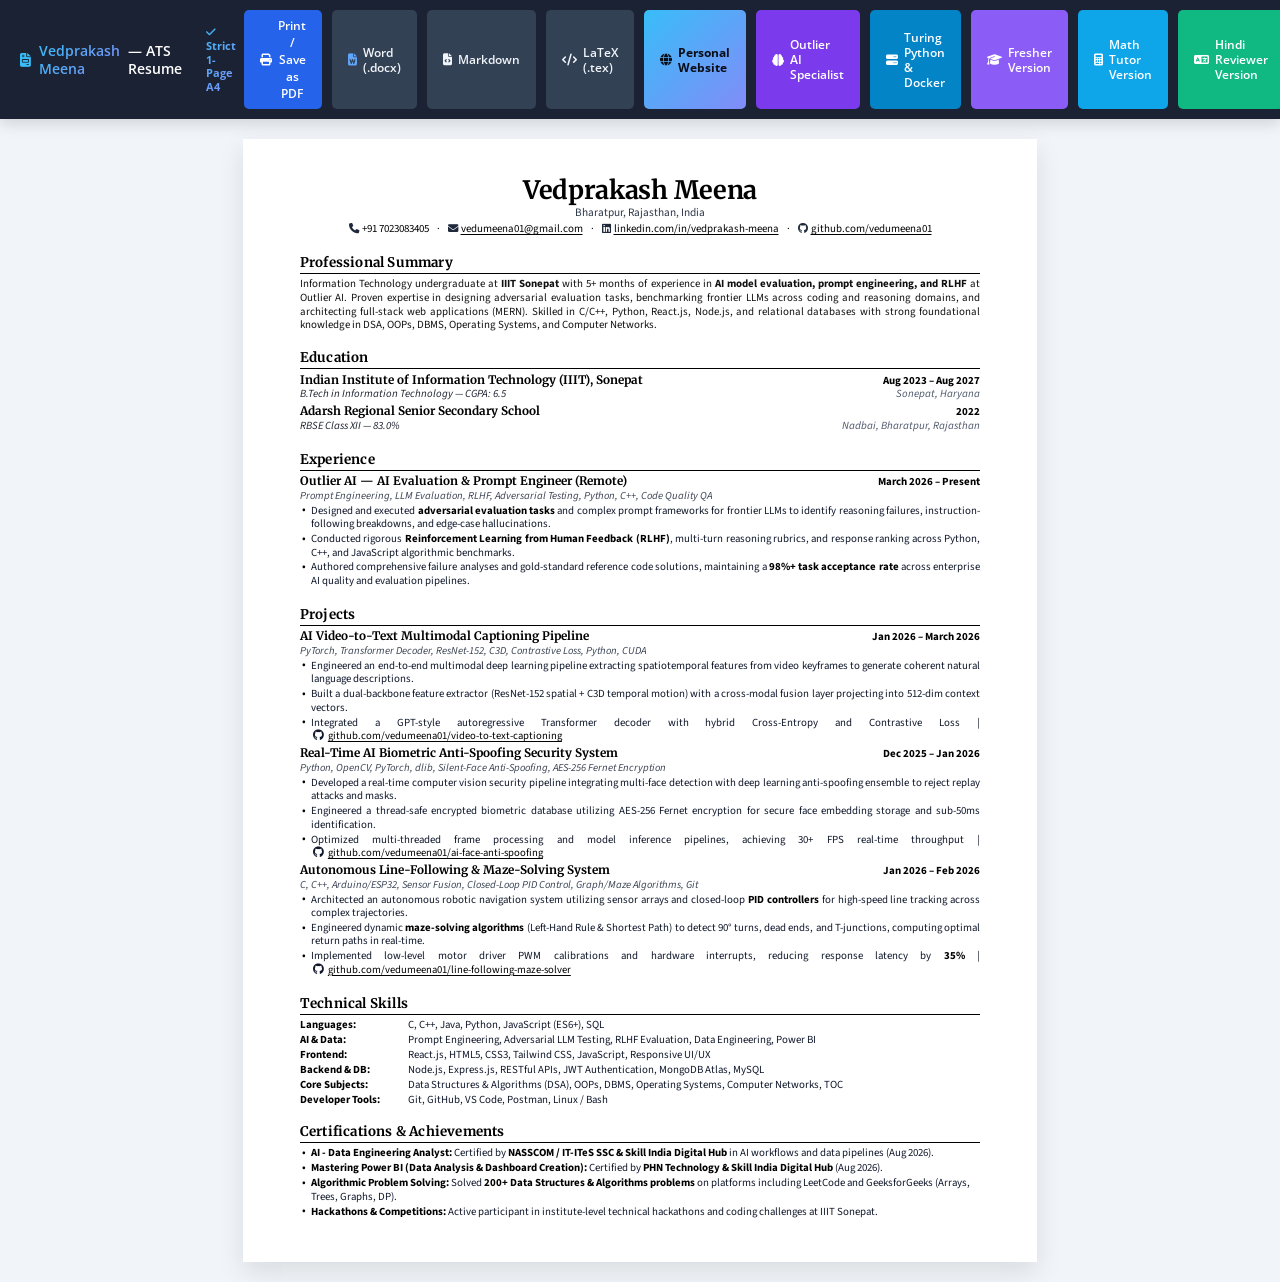
<file: resume_dashboard.html>
<!DOCTYPE html>
<html lang="en">
<head>
  <meta charset="UTF-8">
  <meta name="viewport" content="width=device-width, initial-scale=1.0">
  <title>Vedprakash Meena - Resume</title>
  <link rel="preconnect" href="https://fonts.googleapis.com">
  <link rel="preconnect" href="https://fonts.gstatic.com" crossorigin>
  <link href="https://fonts.googleapis.com/css2?family=Merriweather:wght@300;400;700;900&family=Open+Sans:wght@400;500;600;700&family=Source+Sans+3:ital,wght@0,300;0,400;0,600;0,700;1,400&display=swap" rel="stylesheet">
  <link rel="stylesheet" href="https://cdnjs.cloudflare.com/ajax/libs/font-awesome/6.4.0/css/all.min.css">
  <style>
    :root {
      --text-main: #000000;
      --text-muted: #2d3748;
      --text-gray: #4a5568;
    }

    * {
      box-sizing: border-box;
      margin: 0;
      padding: 0;
    }

    body {
      font-family: 'Merriweather', Georgia, 'Times New Roman', serif;
      background-color: #f1f5f9;
      color: var(--text-main);
      line-height: 1.25;
      font-size: 8.8pt;
      -webkit-font-smoothing: antialiased;
    }

    /* Top Control Bar */
    .action-bar {
      position: sticky;
      top: 0;
      z-index: 100;
      background: rgba(15, 23, 42, 0.95);
      backdrop-filter: blur(8px);
      color: white;
      padding: 10px 20px;
      display: flex;
      justify-content: space-between;
      align-items: center;
      box-shadow: 0 4px 15px rgba(0, 0, 0, 0.15);
    }

    .action-bar .brand {
      display: flex;
      align-items: center;
      gap: 8px;
      font-family: 'Open Sans', sans-serif;
      font-weight: 600;
      font-size: 14px;
    }

    .action-bar .brand span {
      background: linear-gradient(135deg, #38bdf8, #818cf8);
      -webkit-background-clip: text;
      -webkit-text-fill-color: transparent;
    }

    .badge-1page {
      background: #10b981;
      color: #fff;
      padding: 2px 8px;
      border-radius: 12px;
      font-size: 11px;
      font-weight: bold;
      margin-left: 8px;
    }

    .btn-group {
      display: flex;
      gap: 10px;
    }

    .btn {
      display: inline-flex;
      align-items: center;
      gap: 6px;
      padding: 7px 16px;
      border-radius: 5px;
      font-family: 'Open Sans', sans-serif;
      font-size: 12px;
      font-weight: 600;
      cursor: pointer;
      text-decoration: none;
      transition: all 0.2s ease;
      border: none;
    }

    .btn-primary {
      background: #2563eb;
      color: white;
    }

    .btn-primary:hover {
      background: #1d4ed8;
      transform: translateY(-1px);
    }

    .btn-secondary {
      background: #334155;
      color: #f1f5f9;
    }

    .btn-secondary:hover {
      background: #475569;
    }

    /* Resume Container (Strict 1-Page A4 Sheet) */
    .resume-wrapper {
      padding: 20px 10px;
      display: flex;
      justify-content: center;
    }

    .resume-paper {
      width: 210mm;
      height: 297mm;
      max-height: 297mm;
      background: white;
      padding: 10mm 15mm 10mm 15mm;
      box-shadow: 0 10px 25px rgba(0, 0, 0, 0.1);
      box-sizing: border-box;
      position: relative;
      overflow: hidden; /* Guarantees no spillover on screen and print */
      display: flex;
      flex-direction: column;
      justify-content: space-between;
    }

    /* Header Section */
    .header {
      text-align: center;
      margin-bottom: 5px;
    }

    .name {
      font-size: 19pt;
      font-weight: 700;
      letter-spacing: -0.3px;
      color: #000;
      line-height: 1.1;
      margin-bottom: 1.5px;
    }

    .location {
      font-size: 8.5pt;
      color: var(--text-muted);
      margin-bottom: 2px;
      font-family: 'Source Sans 3', sans-serif;
    }

    .contact-links {
      font-size: 8.2pt;
      font-family: 'Source Sans 3', sans-serif;
      display: flex;
      justify-content: center;
      align-items: center;
      flex-wrap: wrap;
      gap: 8px;
      color: var(--text-main);
    }

    .contact-item {
      display: inline-flex;
      align-items: center;
      gap: 3px;
      color: var(--text-main);
      text-decoration: none;
    }

    .contact-item i {
      font-size: 7.8pt;
      color: #1e293b;
    }

    .contact-item a {
      color: var(--text-main);
      text-decoration: underline;
      text-underline-offset: 1.5px;
    }

    /* Section Styles */
    .section {
      margin-bottom: 4px;
    }

    .section-title {
      font-size: 10pt;
      font-weight: 700;
      color: #000;
      border-bottom: 0.85px solid #000;
      padding-bottom: 1px;
      margin-bottom: 3.5px;
      letter-spacing: 0.2px;
      text-transform: none;
    }

    /* Summary text */
    .summary-text {
      font-size: 8.2pt;
      text-align: justify;
      color: #111;
      line-height: 1.25;
      font-family: 'Source Sans 3', sans-serif;
    }

    /* Education & Experience Items */
    .entry-item {
      margin-bottom: 3.5px;
    }

    .entry-item:last-child {
      margin-bottom: 0;
    }

    .entry-header {
      display: flex;
      justify-content: space-between;
      align-items: baseline;
      margin-bottom: 0px;
    }

    .entry-title {
      font-size: 8.8pt;
      font-weight: 700;
      color: #000;
    }

    .entry-date {
      font-size: 8.2pt;
      font-weight: 700;
      font-family: 'Source Sans 3', sans-serif;
      color: #000;
      white-space: nowrap;
    }

    .entry-subheader {
      display: flex;
      justify-content: space-between;
      align-items: baseline;
      font-size: 8.2pt;
      font-family: 'Source Sans 3', sans-serif;
      color: var(--text-muted);
      margin-bottom: 1px;
    }

    .entry-subtitle {
      font-style: italic;
      color: #1a202c;
    }

    .entry-location {
      font-style: italic;
      color: #4a5568;
    }

    .tech-stack-line {
      font-size: 8pt;
      font-style: italic;
      color: #374151;
      margin-bottom: 1.5px;
      font-family: 'Source Sans 3', sans-serif;
    }

    /* Bullet lists */
    ul.bullet-list {
      list-style-type: none;
      padding-left: 11px;
      margin-top: 1px;
    }

    ul.bullet-list li {
      position: relative;
      font-size: 8.15pt;
      font-family: 'Source Sans 3', sans-serif;
      color: #0f172a;
      margin-bottom: 1.5px;
      text-align: justify;
      line-height: 1.24;
    }

    ul.bullet-list li::before {
      content: "•";
      position: absolute;
      left: -9px;
      top: -0.5px;
      font-size: 9pt;
      color: #000;
    }

    ul.bullet-list li strong {
      font-weight: 700;
      color: #000;
    }

    .project-links {
      display: inline-flex;
      align-items: center;
      gap: 4px;
      margin-left: 2px;
      font-weight: normal;
    }

    .project-links a {
      color: #000;
      text-decoration: underline;
      text-underline-offset: 1.5px;
      font-size: 8pt;
    }

    /* Skills Table/List */
    .skills-grid {
      display: flex;
      flex-direction: column;
      gap: 1.5px;
      font-family: 'Source Sans 3', sans-serif;
      font-size: 8.15pt;
    }

    .skill-row {
      display: flex;
      line-height: 1.23;
    }

    .skill-label {
      width: 108px;
      font-weight: 700;
      color: #000;
      flex-shrink: 0;
    }

    .skill-values {
      color: #0f172a;
      flex: 1;
    }

    /* Certifications & Achievements */
    .simple-list {
      list-style: none;
      padding-left: 11px;
    }

    .simple-list li {
      position: relative;
      font-size: 8.15pt;
      font-family: 'Source Sans 3', sans-serif;
      color: #0f172a;
      margin-bottom: 1.5px;
      line-height: 1.24;
    }

    .simple-list li::before {
      content: "•";
      position: absolute;
      left: -9px;
      top: -0.5px;
      font-size: 9pt;
      color: #000;
    }

    .simple-list li strong {
      color: #000;
    }

    /* Exact 1-Page Print Rule */
    @media print {
      html, body {
        width: 210mm;
        height: 297mm;
        background: white !important;
        padding: 0 !important;
        margin: 0 !important;
        overflow: hidden !important;
      }

      .action-bar {
        display: none !important;
      }

      .resume-wrapper {
        padding: 0 !important;
        margin: 0 !important;
        width: 210mm !important;
        height: 297mm !important;
      }

      .resume-paper {
        width: 210mm !important;
        height: 297mm !important;
        max-height: 297mm !important;
        box-shadow: none !important;
        padding: 8mm 14mm 8mm 14mm !important;
        border: none !important;
        overflow: hidden !important;
      }

      @page {
        size: A4 portrait;
        margin: 0mm !important;
      }
    }
  </style>
</head>
<body>

  <!-- Top Navigation / Action Bar -->
  <div class="action-bar">
    <div class="brand">
      <i class="fa-solid fa-file-invoice" style="color: #38bdf8;"></i>
      <span>Vedprakash Meena</span> — ATS Resume
      <span class="badge-1page"><i class="fa-solid fa-check"></i> Strict 1-Page A4</span>
    </div>
    <div class="btn-group">
      <button class="btn btn-primary" onclick="window.print()">
        <i class="fa-solid fa-print"></i> Print / Save as PDF
      </button>
      <a href="Vedprakash_Meena_Resume.docx" download class="btn btn-secondary">
        <i class="fa-solid fa-file-word" style="color: #60a5fa;"></i> Word (.docx)
      </a>
      <a href="resume.md" class="btn btn-secondary" target="_blank">
        <i class="fa-solid fa-file-code"></i> Markdown
      </a>
      <a href="resume.tex" class="btn btn-secondary" target="_blank">
        <i class="fa-solid fa-code"></i> LaTeX (.tex)
      </a>
      <a href="portfolio.html" class="btn btn-switch" style="background: linear-gradient(135deg, #38bdf8, #818cf8); color: #090d16; font-weight: 700;">
        <i class="fa-solid fa-globe"></i> Personal Website
      </a>
      <a href="resume_outlier_ai.html" class="btn btn-switch" style="background: #7c3aed; color: white;">
        <i class="fa-solid fa-brain"></i> Outlier AI Specialist
      </a>
      <a href="resume_turing_python_docker.html" class="btn btn-switch" style="background: #0284c7; color: white;">
        <i class="fa-solid fa-server"></i> Turing Python & Docker
      </a>
      <a href="resume_fresher.html" class="btn btn-switch" style="background: #8b5cf6; color: white;">
        <i class="fa-solid fa-graduation-cap"></i> Fresher Version
      </a>
      <a href="resume_math_tutor.html" class="btn btn-switch" style="background: #0ea5e9; color: white;">
        <i class="fa-solid fa-calculator"></i> Math Tutor Version
      </a>
      <a href="resume_hindi_reviewer.html" class="btn btn-switch" style="background: #10b981; color: white;">
        <i class="fa-solid fa-language"></i> Hindi Reviewer Version
      </a>
    </div>
  </div>

  <!-- Main Resume Content -->
  <div class="resume-wrapper">
    <div class="resume-paper" id="resumeContent">

      <!-- Header -->
      <header class="header">
        <h1 class="name">Vedprakash Meena</h1>
        <div class="location">Bharatpur, Rajasthan, India</div>
        <div class="contact-links">
          <span class="contact-item">
            <i class="fa-solid fa-phone"></i> +91 7023083405
          </span>
          ·
          <span class="contact-item">
            <i class="fa-solid fa-envelope"></i> <a href="mailto:vedumeena01@gmail.com">vedumeena01@gmail.com</a>
          </span>
          ·
          <span class="contact-item">
            <i class="fa-brands fa-linkedin"></i> <a href="https://www.linkedin.com/in/vedprakash-meena-58a427309" target="_blank">linkedin.com/in/vedprakash-meena</a>
          </span>
          ·
          <span class="contact-item">
            <i class="fa-brands fa-github"></i> <a href="https://github.com/vedumeena01" target="_blank">github.com/vedumeena01</a>
          </span>
        </div>
      </header>

      <!-- Professional Summary -->
      <section class="section">
        <h2 class="section-title">Professional Summary</h2>
        <p class="summary-text">
          Information Technology undergraduate at <strong>IIIT Sonepat</strong> with 5+ months of experience in <strong>AI model evaluation, prompt engineering, and RLHF</strong> at Outlier AI. Proven expertise in designing adversarial evaluation tasks, benchmarking frontier LLMs across coding and reasoning domains, and architecting full-stack web applications (MERN). Skilled in C/C++, Python, React.js, Node.js, and relational databases with strong foundational knowledge in DSA, OOPs, DBMS, Operating Systems, and Computer Networks.
        </p>
      </section>

      <!-- Education -->
      <section class="section">
        <h2 class="section-title">Education</h2>
        
        <div class="entry-item">
          <div class="entry-header">
            <div class="entry-title">Indian Institute of Information Technology (IIIT), Sonepat</div>
            <div class="entry-date">Aug 2023 – Aug 2027</div>
          </div>
          <div class="entry-subheader">
            <div class="entry-subtitle">B.Tech in Information Technology — CGPA: 6.5</div>
            <div class="entry-location">Sonepat, Haryana</div>
          </div>
        </div>

        <div class="entry-item">
          <div class="entry-header">
            <div class="entry-title">Adarsh Regional Senior Secondary School</div>
            <div class="entry-date">2022</div>
          </div>
          <div class="entry-subheader">
            <div class="entry-subtitle">RBSE Class XII — 83.0%</div>
            <div class="entry-location">Nadbai, Bharatpur, Rajasthan</div>
          </div>
        </div>
      </section>

      <!-- Experience -->
      <section class="section">
        <h2 class="section-title">Experience</h2>

        <div class="entry-item">
          <div class="entry-header">
            <div class="entry-title">Outlier AI — AI Evaluation & Prompt Engineer (Remote)</div>
            <div class="entry-date">March 2026 – Present</div>
          </div>
          <div class="tech-stack-line">
            Prompt Engineering, LLM Evaluation, RLHF, Adversarial Testing, Python, C++, Code Quality QA
          </div>
          <ul class="bullet-list">
            <li>Designed and executed <strong>adversarial evaluation tasks</strong> and complex prompt frameworks for frontier LLMs to identify reasoning failures, instruction-following breakdowns, and edge-case hallucinations.</li>
            <li>Conducted rigorous <strong>Reinforcement Learning from Human Feedback (RLHF)</strong>, multi-turn reasoning rubrics, and response ranking across Python, C++, and JavaScript algorithmic benchmarks.</li>
            <li>Authored comprehensive failure analyses and gold-standard reference code solutions, maintaining a <strong>98%+ task acceptance rate</strong> across enterprise AI quality and evaluation pipelines.</li>
          </ul>
        </div>
      </section>

      <!-- Projects -->
      <section class="section">
        <h2 class="section-title">Projects</h2>

        <!-- Project 1 -->
        <div class="entry-item">
          <div class="entry-header">
            <div class="entry-title">
              AI Video-to-Text Multimodal Captioning Pipeline
            </div>
            <div class="entry-date">Jan 2026 – March 2026</div>
          </div>
          <div class="tech-stack-line">
            PyTorch, Transformer Decoder, ResNet-152, C3D, Contrastive Loss, Python, CUDA
          </div>
          <ul class="bullet-list">
            <li>Engineered an end-to-end multimodal deep learning pipeline extracting spatiotemporal features from video keyframes to generate coherent natural language descriptions.</li>
            <li>Built a dual-backbone feature extractor (ResNet-152 spatial + C3D temporal motion) with a cross-modal fusion layer projecting into 512-dim context vectors.</li>
            <li>Integrated a GPT-style autoregressive Transformer decoder with hybrid Cross-Entropy and Contrastive Loss | <span class="project-links"><i class="fa-brands fa-github"></i> <a href="https://github.com/vedumeena01/video-to-text-captioning" target="_blank">github.com/vedumeena01/video-to-text-captioning</a></span></li>
          </ul>
        </div>

        <!-- Project 2 -->
        <div class="entry-item">
          <div class="entry-header">
            <div class="entry-title">
              Real-Time AI Biometric Anti-Spoofing Security System
            </div>
            <div class="entry-date">Dec 2025 – Jan 2026</div>
          </div>
          <div class="tech-stack-line">
            Python, OpenCV, PyTorch, dlib, Silent-Face Anti-Spoofing, AES-256 Fernet Encryption
          </div>
          <ul class="bullet-list">
            <li>Developed a real-time computer vision security pipeline integrating multi-face detection with deep learning anti-spoofing ensemble to reject replay attacks and masks.</li>
            <li>Engineered a thread-safe encrypted biometric database utilizing AES-256 Fernet encryption for secure face embedding storage and sub-50ms identification.</li>
            <li>Optimized multi-threaded frame processing and model inference pipelines, achieving 30+ FPS real-time throughput | <span class="project-links"><i class="fa-brands fa-github"></i> <a href="https://github.com/vedumeena01/ai-face-anti-spoofing" target="_blank">github.com/vedumeena01/ai-face-anti-spoofing</a></span></li>
          </ul>
        </div>

        <!-- Project 3 -->
        <div class="entry-item">
          <div class="entry-header">
            <div class="entry-title">
              Autonomous Line-Following & Maze-Solving System
            </div>
            <div class="entry-date">Jan 2026 – Feb 2026</div>
          </div>
          <div class="tech-stack-line">
            C, C++, Arduino/ESP32, Sensor Fusion, Closed-Loop PID Control, Graph/Maze Algorithms, Git
          </div>
          <ul class="bullet-list">
            <li>Architected an autonomous robotic navigation system utilizing sensor arrays and closed-loop <strong>PID controllers</strong> for high-speed line tracking across complex trajectories.</li>
            <li>Engineered dynamic <strong>maze-solving algorithms</strong> (Left-Hand Rule & Shortest Path) to detect 90° turns, dead ends, and T-junctions, computing optimal return paths in real-time.</li>
            <li>Implemented low-level motor driver PWM calibrations and hardware interrupts, reducing response latency by <strong>35%</strong> | <span class="project-links"><i class="fa-brands fa-github"></i> <a href="https://github.com/vedumeena01/line-following-maze-solver" target="_blank">github.com/vedumeena01/line-following-maze-solver</a></span></li>
          </ul>
        </div>
      </section>

      <!-- Technical Skills -->
      <section class="section">
        <h2 class="section-title">Technical Skills</h2>
        <div class="skills-grid">
          <div class="skill-row">
            <span class="skill-label">Languages:</span>
            <span class="skill-values">C, C++, Java, Python, JavaScript (ES6+), SQL</span>
          </div>
          <div class="skill-row">
            <span class="skill-label">AI & Data:</span>
            <span class="skill-values">Prompt Engineering, Adversarial LLM Testing, RLHF Evaluation, Data Engineering, Power BI</span>
          </div>
          <div class="skill-row">
            <span class="skill-label">Frontend:</span>
            <span class="skill-values">React.js, HTML5, CSS3, Tailwind CSS, JavaScript, Responsive UI/UX</span>
          </div>
          <div class="skill-row">
            <span class="skill-label">Backend & DB:</span>
            <span class="skill-values">Node.js, Express.js, RESTful APIs, JWT Authentication, MongoDB Atlas, MySQL</span>
          </div>
          <div class="skill-row">
            <span class="skill-label">Core Subjects:</span>
            <span class="skill-values">Data Structures & Algorithms (DSA), OOPs, DBMS, Operating Systems, Computer Networks, TOC</span>
          </div>
          <div class="skill-row">
            <span class="skill-label">Developer Tools:</span>
            <span class="skill-values">Git, GitHub, VS Code, Postman, Linux / Bash</span>
          </div>
        </div>
      </section>

      <!-- Certifications & Achievements -->
      <section class="section">
        <h2 class="section-title">Certifications & Achievements</h2>
        <ul class="simple-list">
          <li>
            <strong>AI - Data Engineering Analyst:</strong> Certified by <strong>NASSCOM / IT-ITeS SSC & Skill India Digital Hub</strong> in AI workflows and data pipelines (Aug 2026).
          </li>
          <li>
            <strong>Mastering Power BI (Data Analysis & Dashboard Creation):</strong> Certified by <strong>PHN Technology & Skill India Digital Hub</strong> (Aug 2026).
          </li>
          <li>
            <strong>Algorithmic Problem Solving:</strong> Solved <strong>200+ Data Structures & Algorithms problems</strong> on platforms including LeetCode and GeeksforGeeks (Arrays, Trees, Graphs, DP).
          </li>
          <li>
            <strong>Hackathons & Competitions:</strong> Active participant in institute-level technical hackathons and coding challenges at IIIT Sonepat.
          </li>
        </ul>
      </section>

    </div>
  </div>

</body>
</html>
</file>
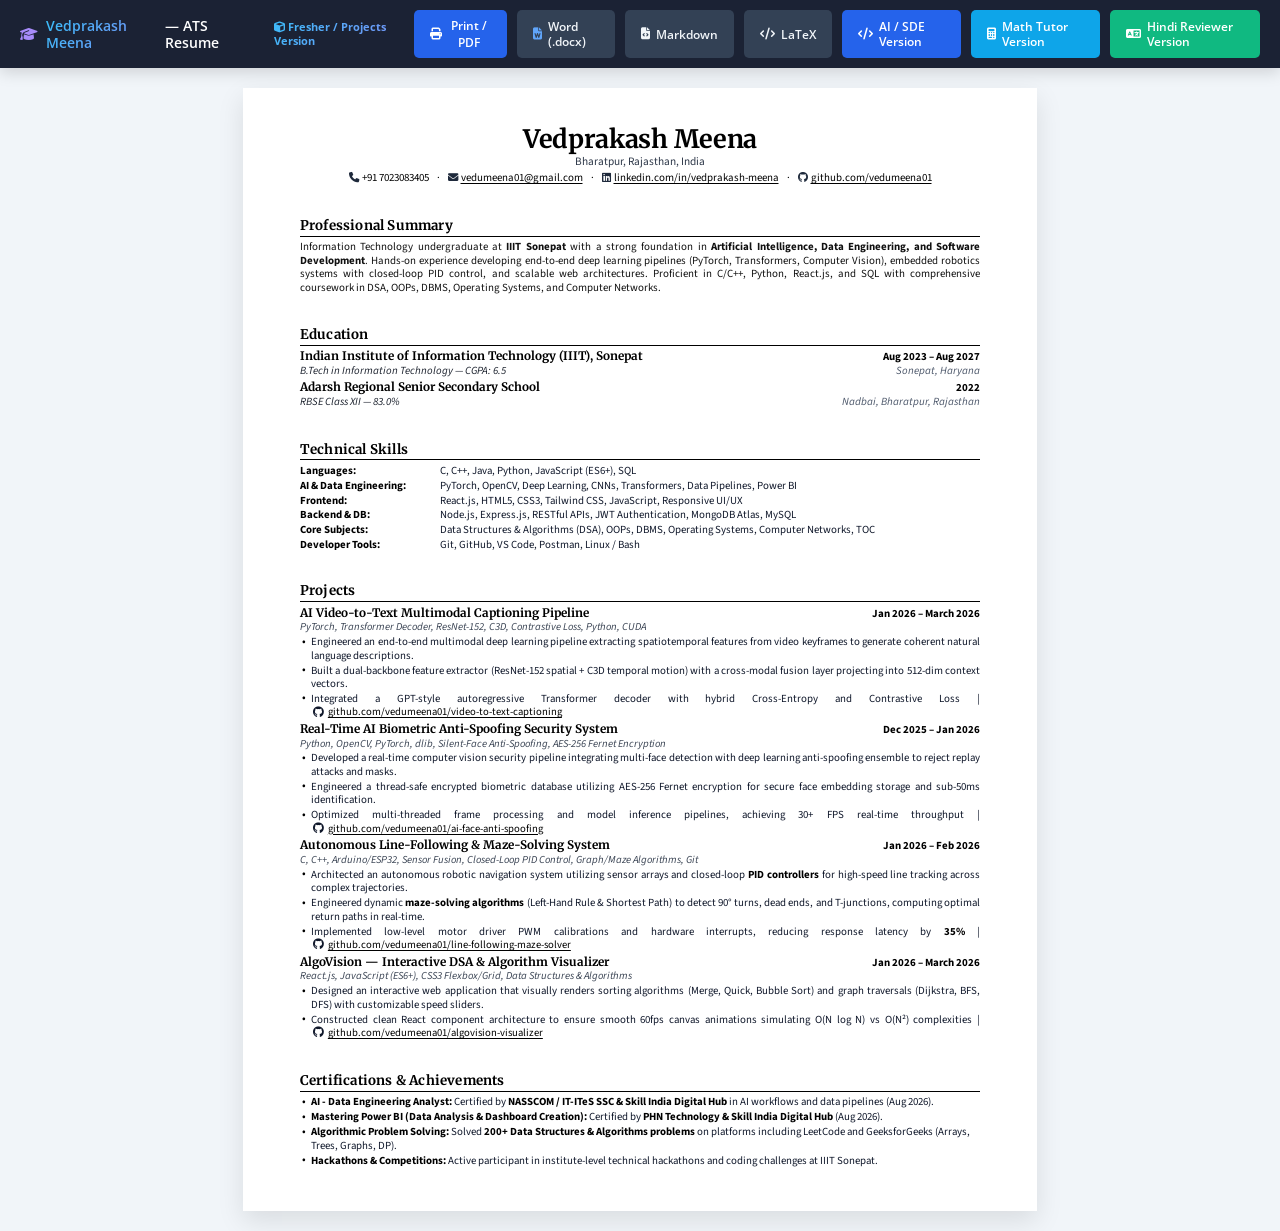
<file: resume_fresher.html>
<!DOCTYPE html>
<html lang="en">
<head>
  <meta charset="UTF-8">
  <meta name="viewport" content="width=device-width, initial-scale=1.0">
  <title>Vedprakash Meena - Resume (Fresher / Projects Focus)</title>
  <link rel="preconnect" href="https://fonts.googleapis.com">
  <link rel="preconnect" href="https://fonts.gstatic.com" crossorigin>
  <link href="https://fonts.googleapis.com/css2?family=Merriweather:wght@300;400;700;900&family=Open+Sans:wght@400;500;600;700&family=Source+Sans+3:ital,wght@0,300;0,400;0,600;0,700;1,400&display=swap" rel="stylesheet">
  <link rel="stylesheet" href="https://cdnjs.cloudflare.com/ajax/libs/font-awesome/6.4.0/css/all.min.css">
  <style>
    :root {
      --text-main: #000000;
      --text-muted: #2d3748;
      --text-gray: #4a5568;
    }

    * {
      box-sizing: border-box;
      margin: 0;
      padding: 0;
    }

    body {
      font-family: 'Merriweather', Georgia, 'Times New Roman', serif;
      background-color: #f1f5f9;
      color: var(--text-main);
      line-height: 1.25;
      font-size: 8.8pt;
      -webkit-font-smoothing: antialiased;
    }

    /* Top Control Bar */
    .action-bar {
      position: sticky;
      top: 0;
      z-index: 100;
      background: rgba(15, 23, 42, 0.95);
      backdrop-filter: blur(8px);
      color: white;
      padding: 10px 20px;
      display: flex;
      justify-content: space-between;
      align-items: center;
      box-shadow: 0 4px 15px rgba(0, 0, 0, 0.15);
    }

    .action-bar .brand {
      display: flex;
      align-items: center;
      gap: 8px;
      font-family: 'Open Sans', sans-serif;
      font-weight: 600;
      font-size: 14px;
    }

    .action-bar .brand span {
      background: linear-gradient(135deg, #38bdf8, #818cf8);
      -webkit-background-clip: text;
      -webkit-text-fill-color: transparent;
    }

    .badge-fresher {
      background: #8b5cf6;
      color: #fff;
      padding: 2px 8px;
      border-radius: 12px;
      font-size: 11px;
      font-weight: bold;
      margin-left: 8px;
    }

    .btn-group {
      display: flex;
      gap: 10px;
    }

    .btn {
      display: inline-flex;
      align-items: center;
      gap: 6px;
      padding: 7px 16px;
      border-radius: 5px;
      font-family: 'Open Sans', sans-serif;
      font-size: 12px;
      font-weight: 600;
      cursor: pointer;
      text-decoration: none;
      transition: all 0.2s ease;
      border: none;
    }

    .btn-primary {
      background: #2563eb;
      color: white;
    }

    .btn-primary:hover {
      background: #1d4ed8;
      transform: translateY(-1px);
    }

    .btn-secondary {
      background: #334155;
      color: #f1f5f9;
    }

    .btn-secondary:hover {
      background: #475569;
    }

    .btn-switch {
      background: #059669;
      color: white;
    }

    .btn-switch:hover {
      background: #047857;
    }

    /* Resume Container (Strict 1-Page A4 Sheet) */
    .resume-wrapper {
      padding: 20px 10px;
      display: flex;
      justify-content: center;
    }

    .resume-paper {
      width: 210mm;
      height: 297mm;
      max-height: 297mm;
      background: white;
      padding: 10mm 15mm 10mm 15mm;
      box-shadow: 0 10px 25px rgba(0, 0, 0, 0.1);
      box-sizing: border-box;
      position: relative;
      overflow: hidden;
      display: flex;
      flex-direction: column;
      justify-content: space-between;
    }

    /* Header Section */
    .header {
      text-align: center;
      margin-bottom: 5px;
    }

    .name {
      font-size: 19pt;
      font-weight: 700;
      letter-spacing: -0.3px;
      color: #000;
      line-height: 1.1;
      margin-bottom: 1.5px;
    }

    .location {
      font-size: 8.5pt;
      color: var(--text-muted);
      margin-bottom: 2px;
      font-family: 'Source Sans 3', sans-serif;
    }

    .contact-links {
      font-size: 8.2pt;
      font-family: 'Source Sans 3', sans-serif;
      display: flex;
      justify-content: center;
      align-items: center;
      flex-wrap: wrap;
      gap: 8px;
      color: var(--text-main);
    }

    .contact-item {
      display: inline-flex;
      align-items: center;
      gap: 3px;
      color: var(--text-main);
      text-decoration: none;
    }

    .contact-item i {
      font-size: 7.8pt;
      color: #1e293b;
    }

    .contact-item a {
      color: var(--text-main);
      text-decoration: underline;
      text-underline-offset: 1.5px;
    }

    /* Section Styles */
    .section {
      margin-bottom: 4px;
    }

    .section-title {
      font-size: 10pt;
      font-weight: 700;
      color: #000;
      border-bottom: 0.85px solid #000;
      padding-bottom: 1px;
      margin-bottom: 3.5px;
      letter-spacing: 0.2px;
      text-transform: none;
    }

    /* Summary text */
    .summary-text {
      font-size: 8.2pt;
      text-align: justify;
      color: #111;
      line-height: 1.25;
      font-family: 'Source Sans 3', sans-serif;
    }

    /* Education & Project Items */
    .entry-item {
      margin-bottom: 3px;
    }

    .entry-item:last-child {
      margin-bottom: 0;
    }

    .entry-header {
      display: flex;
      justify-content: space-between;
      align-items: baseline;
      margin-bottom: 0px;
    }

    .entry-title {
      font-size: 8.8pt;
      font-weight: 700;
      color: #000;
    }

    .entry-date {
      font-size: 8.2pt;
      font-weight: 700;
      font-family: 'Source Sans 3', sans-serif;
      color: #000;
      white-space: nowrap;
    }

    .entry-subheader {
      display: flex;
      justify-content: space-between;
      align-items: baseline;
      font-size: 8.2pt;
      font-family: 'Source Sans 3', sans-serif;
      color: var(--text-muted);
      margin-bottom: 1px;
    }

    .entry-subtitle {
      font-style: italic;
      color: #1a202c;
    }

    .entry-location {
      font-style: italic;
      color: #4a5568;
    }

    .tech-stack-line {
      font-size: 8pt;
      font-style: italic;
      color: #374151;
      margin-bottom: 1.5px;
      font-family: 'Source Sans 3', sans-serif;
    }

    /* Bullet lists */
    ul.bullet-list {
      list-style-type: none;
      padding-left: 11px;
      margin-top: 1px;
    }

    ul.bullet-list li {
      position: relative;
      font-size: 8.15pt;
      font-family: 'Source Sans 3', sans-serif;
      color: #0f172a;
      margin-bottom: 1.5px;
      text-align: justify;
      line-height: 1.24;
    }

    ul.bullet-list li::before {
      content: "•";
      position: absolute;
      left: -9px;
      top: -0.5px;
      font-size: 9pt;
      color: #000;
    }

    ul.bullet-list li strong {
      font-weight: 700;
      color: #000;
    }

    .project-links {
      display: inline-flex;
      align-items: center;
      gap: 4px;
      margin-left: 2px;
      font-weight: normal;
    }

    .project-links a {
      color: #000;
      text-decoration: underline;
      text-underline-offset: 1.5px;
      font-size: 8pt;
    }

    /* Skills Grid */
    .skills-grid {
      display: flex;
      flex-direction: column;
      gap: 1.5px;
      font-family: 'Source Sans 3', sans-serif;
      font-size: 8.15pt;
    }

    .skill-row {
      display: flex;
      line-height: 1.23;
    }

    .skill-label {
      width: 140px;
      font-weight: 700;
      color: #000;
      flex-shrink: 0;
    }

    .skill-values {
      color: #0f172a;
      flex: 1;
    }

    /* Certifications & Achievements */
    .simple-list {
      list-style: none;
      padding-left: 11px;
    }

    .simple-list li {
      position: relative;
      font-size: 8.15pt;
      font-family: 'Source Sans 3', sans-serif;
      color: #0f172a;
      margin-bottom: 1.5px;
      line-height: 1.24;
    }

    .simple-list li::before {
      content: "•";
      position: absolute;
      left: -9px;
      top: -0.5px;
      font-size: 9pt;
      color: #000;
    }

    .simple-list li strong {
      color: #000;
    }

    /* Print Rule */
    @media print {
      html, body {
        width: 210mm;
        height: 297mm;
        background: white !important;
        padding: 0 !important;
        margin: 0 !important;
        overflow: hidden !important;
      }

      .action-bar {
        display: none !important;
      }

      .resume-wrapper {
        padding: 0 !important;
        margin: 0 !important;
        width: 210mm !important;
        height: 297mm !important;
      }

      .resume-paper {
        width: 210mm !important;
        height: 297mm !important;
        max-height: 297mm !important;
        box-shadow: none !important;
        padding: 8mm 14mm 8mm 14mm !important;
        border: none !important;
        overflow: hidden !important;
      }

      @page {
        size: A4 portrait;
        margin: 0mm !important;
      }
    }
  </style>
</head>
<body>

  <!-- Top Navigation / Action Bar -->
  <div class="action-bar">
    <div class="brand">
      <i class="fa-solid fa-graduation-cap" style="color: #a78bfa;"></i>
      <span>Vedprakash Meena</span> — ATS Resume
      <span class="badge-fresher"><i class="fa-solid fa-cube"></i> Fresher / Projects Version</span>
    </div>
    <div class="btn-group">
      <button class="btn btn-primary" onclick="window.print()">
        <i class="fa-solid fa-print"></i> Print / PDF
      </button>
      <a href="Vedprakash_Meena_Resume_Fresher.docx" download class="btn btn-secondary">
        <i class="fa-solid fa-file-word" style="color: #60a5fa;"></i> Word (.docx)
      </a>
      <a href="resume_fresher.md" class="btn btn-secondary" target="_blank">
        <i class="fa-solid fa-file-code"></i> Markdown
      </a>
      <a href="resume_fresher.tex" class="btn btn-secondary" target="_blank">
        <i class="fa-solid fa-code"></i> LaTeX
      </a>
      <a href="index.html" class="btn btn-switch" style="background: #2563eb; color: white;">
        <i class="fa-solid fa-code"></i> AI / SDE Version
      </a>
      <a href="resume_math_tutor.html" class="btn btn-switch" style="background: #0ea5e9; color: white;">
        <i class="fa-solid fa-calculator"></i> Math Tutor Version
      </a>
      <a href="resume_hindi_reviewer.html" class="btn btn-switch" style="background: #10b981; color: white;">
        <i class="fa-solid fa-language"></i> Hindi Reviewer Version
      </a>
    </div>
  </div>

  <!-- Main Resume Content -->
  <div class="resume-wrapper">
    <div class="resume-paper" id="resumeContent">

      <!-- Header -->
      <header class="header">
        <h1 class="name">Vedprakash Meena</h1>
        <div class="location">Bharatpur, Rajasthan, India</div>
        <div class="contact-links">
          <span class="contact-item">
            <i class="fa-solid fa-phone"></i> +91 7023083405
          </span>
          ·
          <span class="contact-item">
            <i class="fa-solid fa-envelope"></i> <a href="mailto:vedumeena01@gmail.com">vedumeena01@gmail.com</a>
          </span>
          ·
          <span class="contact-item">
            <i class="fa-brands fa-linkedin"></i> <a href="https://www.linkedin.com/in/vedprakash-meena-58a427309" target="_blank">linkedin.com/in/vedprakash-meena</a>
          </span>
          ·
          <span class="contact-item">
            <i class="fa-brands fa-github"></i> <a href="https://github.com/vedumeena01" target="_blank">github.com/vedumeena01</a>
          </span>
        </div>
      </header>

      <!-- Professional Summary -->
      <section class="section">
        <h2 class="section-title">Professional Summary</h2>
        <p class="summary-text">
          Information Technology undergraduate at <strong>IIIT Sonepat</strong> with a strong foundation in <strong>Artificial Intelligence, Data Engineering, and Software Development</strong>. Hands-on experience developing end-to-end deep learning pipelines (PyTorch, Transformers, Computer Vision), embedded robotics systems with closed-loop PID control, and scalable web architectures. Proficient in C/C++, Python, React.js, and SQL with comprehensive coursework in DSA, OOPs, DBMS, Operating Systems, and Computer Networks.
        </p>
      </section>

      <!-- Education -->
      <section class="section">
        <h2 class="section-title">Education</h2>
        
        <div class="entry-item">
          <div class="entry-header">
            <div class="entry-title">Indian Institute of Information Technology (IIIT), Sonepat</div>
            <div class="entry-date">Aug 2023 – Aug 2027</div>
          </div>
          <div class="entry-subheader">
            <div class="entry-subtitle">B.Tech in Information Technology — CGPA: 6.5</div>
            <div class="entry-location">Sonepat, Haryana</div>
          </div>
        </div>

        <div class="entry-item">
          <div class="entry-header">
            <div class="entry-title">Adarsh Regional Senior Secondary School</div>
            <div class="entry-date">2022</div>
          </div>
          <div class="entry-subheader">
            <div class="entry-subtitle">RBSE Class XII — 83.0%</div>
            <div class="entry-location">Nadbai, Bharatpur, Rajasthan</div>
          </div>
        </div>
      </section>

      <!-- Technical Skills -->
      <section class="section">
        <h2 class="section-title">Technical Skills</h2>
        <div class="skills-grid">
          <div class="skill-row">
            <span class="skill-label">Languages:</span>
            <span class="skill-values">C, C++, Java, Python, JavaScript (ES6+), SQL</span>
          </div>
          <div class="skill-row">
            <span class="skill-label">AI & Data Engineering:</span>
            <span class="skill-values">PyTorch, OpenCV, Deep Learning, CNNs, Transformers, Data Pipelines, Power BI</span>
          </div>
          <div class="skill-row">
            <span class="skill-label">Frontend:</span>
            <span class="skill-values">React.js, HTML5, CSS3, Tailwind CSS, JavaScript, Responsive UI/UX</span>
          </div>
          <div class="skill-row">
            <span class="skill-label">Backend & DB:</span>
            <span class="skill-values">Node.js, Express.js, RESTful APIs, JWT Authentication, MongoDB Atlas, MySQL</span>
          </div>
          <div class="skill-row">
            <span class="skill-label">Core Subjects:</span>
            <span class="skill-values">Data Structures & Algorithms (DSA), OOPs, DBMS, Operating Systems, Computer Networks, TOC</span>
          </div>
          <div class="skill-row">
            <span class="skill-label">Developer Tools:</span>
            <span class="skill-values">Git, GitHub, VS Code, Postman, Linux / Bash</span>
          </div>
        </div>
      </section>

      <!-- Projects -->
      <section class="section">
        <h2 class="section-title">Projects</h2>

        <!-- Project 1 -->
        <div class="entry-item">
          <div class="entry-header">
            <div class="entry-title">
              AI Video-to-Text Multimodal Captioning Pipeline
            </div>
            <div class="entry-date">Jan 2026 – March 2026</div>
          </div>
          <div class="tech-stack-line">
            PyTorch, Transformer Decoder, ResNet-152, C3D, Contrastive Loss, Python, CUDA
          </div>
          <ul class="bullet-list">
            <li>Engineered an end-to-end multimodal deep learning pipeline extracting spatiotemporal features from video keyframes to generate coherent natural language descriptions.</li>
            <li>Built a dual-backbone feature extractor (ResNet-152 spatial + C3D temporal motion) with a cross-modal fusion layer projecting into 512-dim context vectors.</li>
            <li>Integrated a GPT-style autoregressive Transformer decoder with hybrid Cross-Entropy and Contrastive Loss | <span class="project-links"><i class="fa-brands fa-github"></i> <a href="https://github.com/vedumeena01/video-to-text-captioning" target="_blank">github.com/vedumeena01/video-to-text-captioning</a></span></li>
          </ul>
        </div>

        <!-- Project 2 -->
        <div class="entry-item">
          <div class="entry-header">
            <div class="entry-title">
              Real-Time AI Biometric Anti-Spoofing Security System
            </div>
            <div class="entry-date">Dec 2025 – Jan 2026</div>
          </div>
          <div class="tech-stack-line">
            Python, OpenCV, PyTorch, dlib, Silent-Face Anti-Spoofing, AES-256 Fernet Encryption
          </div>
          <ul class="bullet-list">
            <li>Developed a real-time computer vision security pipeline integrating multi-face detection with deep learning anti-spoofing ensemble to reject replay attacks and masks.</li>
            <li>Engineered a thread-safe encrypted biometric database utilizing AES-256 Fernet encryption for secure face embedding storage and sub-50ms identification.</li>
            <li>Optimized multi-threaded frame processing and model inference pipelines, achieving 30+ FPS real-time throughput | <span class="project-links"><i class="fa-brands fa-github"></i> <a href="https://github.com/vedumeena01/ai-face-anti-spoofing" target="_blank">github.com/vedumeena01/ai-face-anti-spoofing</a></span></li>
          </ul>
        </div>

        <!-- Project 3 -->
        <div class="entry-item">
          <div class="entry-header">
            <div class="entry-title">
              Autonomous Line-Following & Maze-Solving System
            </div>
            <div class="entry-date">Jan 2026 – Feb 2026</div>
          </div>
          <div class="tech-stack-line">
            C, C++, Arduino/ESP32, Sensor Fusion, Closed-Loop PID Control, Graph/Maze Algorithms, Git
          </div>
          <ul class="bullet-list">
            <li>Architected an autonomous robotic navigation system utilizing sensor arrays and closed-loop <strong>PID controllers</strong> for high-speed line tracking across complex trajectories.</li>
            <li>Engineered dynamic <strong>maze-solving algorithms</strong> (Left-Hand Rule & Shortest Path) to detect 90° turns, dead ends, and T-junctions, computing optimal return paths in real-time.</li>
            <li>Implemented low-level motor driver PWM calibrations and hardware interrupts, reducing response latency by <strong>35%</strong> | <span class="project-links"><i class="fa-brands fa-github"></i> <a href="https://github.com/vedumeena01/line-following-maze-solver" target="_blank">github.com/vedumeena01/line-following-maze-solver</a></span></li>
          </ul>
        </div>

        <!-- Project 4 -->
        <div class="entry-item">
          <div class="entry-header">
            <div class="entry-title">
              AlgoVision — Interactive DSA & Algorithm Visualizer
            </div>
            <div class="entry-date">Jan 2026 – March 2026</div>
          </div>
          <div class="tech-stack-line">
            React.js, JavaScript (ES6+), CSS3 Flexbox/Grid, Data Structures & Algorithms
          </div>
          <ul class="bullet-list">
            <li>Designed an interactive web application that visually renders sorting algorithms (Merge, Quick, Bubble Sort) and graph traversals (Dijkstra, BFS, DFS) with customizable speed sliders.</li>
            <li>Constructed clean React component architecture to ensure smooth 60fps canvas animations simulating O(N log N) vs O(N²) complexities | <span class="project-links"><i class="fa-brands fa-github"></i> <a href="https://github.com/vedumeena01/algovision-visualizer" target="_blank">github.com/vedumeena01/algovision-visualizer</a></span></li>
          </ul>
        </div>
      </section>

      <!-- Certifications & Achievements -->
      <section class="section">
        <h2 class="section-title">Certifications & Achievements</h2>
        <ul class="simple-list">
          <li>
            <strong>AI - Data Engineering Analyst:</strong> Certified by <strong>NASSCOM / IT-ITeS SSC & Skill India Digital Hub</strong> in AI workflows and data pipelines (Aug 2026).
          </li>
          <li>
            <strong>Mastering Power BI (Data Analysis & Dashboard Creation):</strong> Certified by <strong>PHN Technology & Skill India Digital Hub</strong> (Aug 2026).
          </li>
          <li>
            <strong>Algorithmic Problem Solving:</strong> Solved <strong>200+ Data Structures & Algorithms problems</strong> on platforms including LeetCode and GeeksforGeeks (Arrays, Trees, Graphs, DP).
          </li>
          <li>
            <strong>Hackathons & Competitions:</strong> Active participant in institute-level technical hackathons and coding challenges at IIIT Sonepat.
          </li>
        </ul>
      </section>

    </div>
  </div>

</body>
</html>
</file>
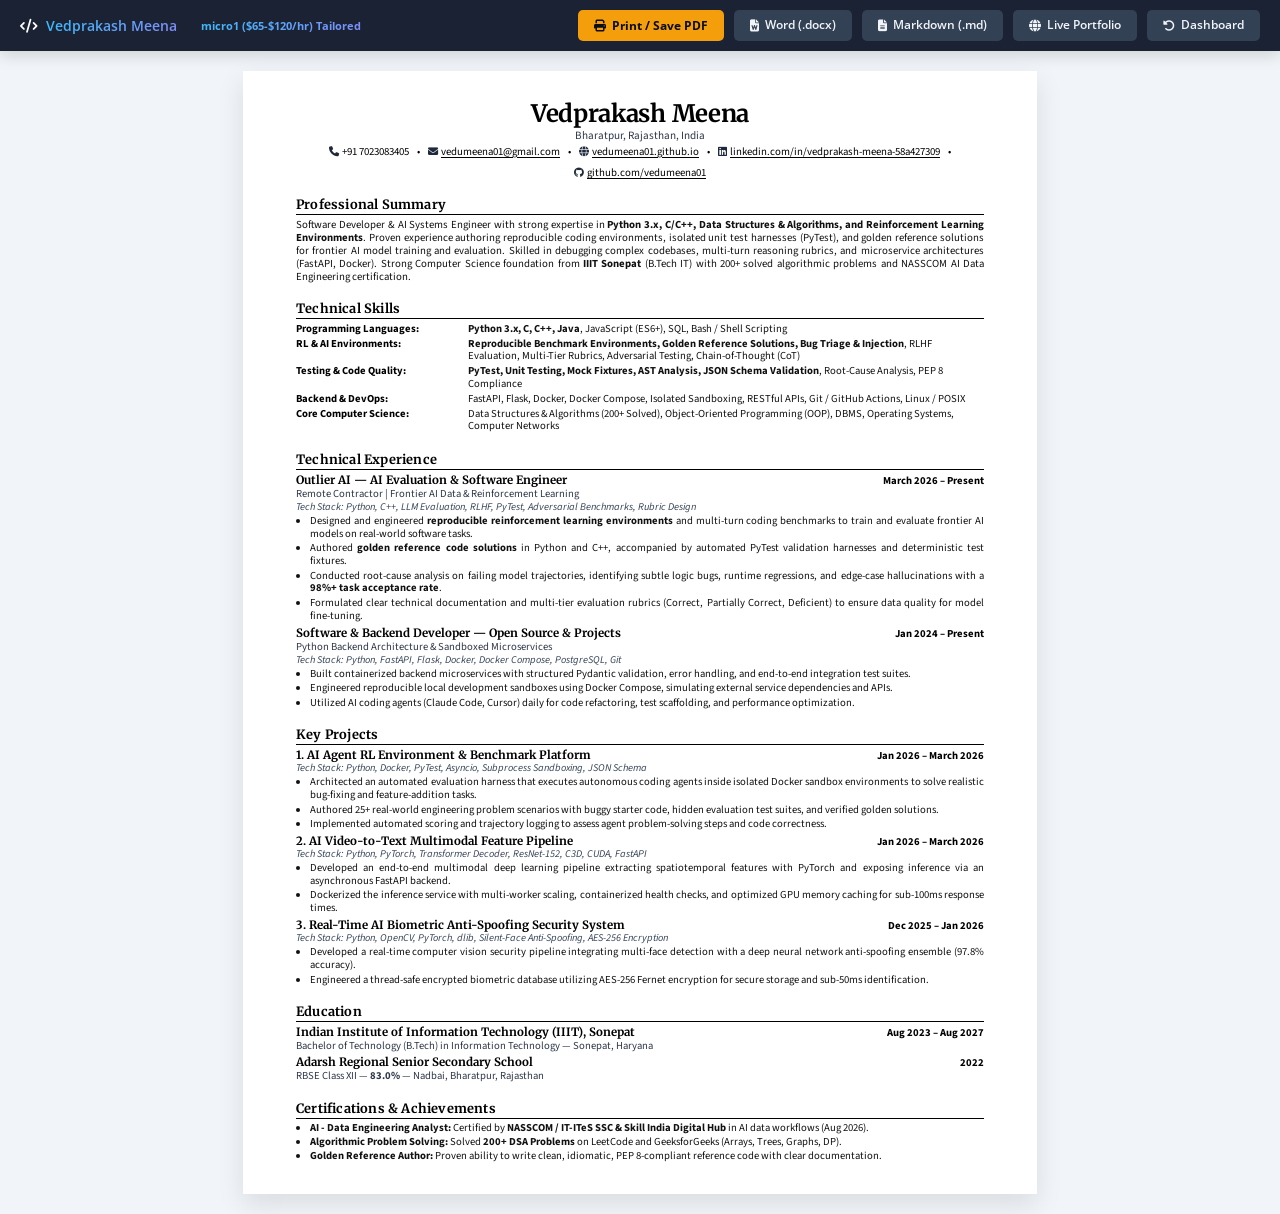
<file: resume_micro1.html>
<!DOCTYPE html>
<html lang="en">
<head>
  <meta charset="UTF-8">
  <meta name="viewport" content="width=device-width, initial-scale=1.0">
  <title>Vedprakash Meena - Software Developer (micro1) Resume</title>
  <link rel="preconnect" href="https://fonts.googleapis.com">
  <link rel="preconnect" href="https://fonts.gstatic.com" crossorigin>
  <link href="https://fonts.googleapis.com/css2?family=Merriweather:wght@300;400;700;900&family=Open+Sans:wght@400;500;600;700&family=Source+Sans+3:ital,wght@0,300;0,400;0,600;0,700;1,400&display=swap" rel="stylesheet">
  <link rel="stylesheet" href="https://cdnjs.cloudflare.com/ajax/libs/font-awesome/6.4.0/css/all.min.css">
  <style>
    :root {
      --text-main: #000000;
      --text-muted: #2d3748;
      --text-gray: #4a5568;
    }

    * {
      box-sizing: border-box;
      margin: 0;
      padding: 0;
    }

    body {
      font-family: 'Merriweather', Georgia, 'Times New Roman', serif;
      background-color: #f1f5f9;
      color: var(--text-main);
      line-height: 1.22;
      font-size: 8.5pt;
      -webkit-font-smoothing: antialiased;
    }

    /* Top Control Bar */
    .action-bar {
      position: sticky;
      top: 0;
      z-index: 100;
      background: rgba(15, 23, 42, 0.95);
      backdrop-filter: blur(8px);
      color: white;
      padding: 10px 20px;
      display: flex;
      justify-content: space-between;
      align-items: center;
      box-shadow: 0 4px 15px rgba(0, 0, 0, 0.15);
    }

    .action-bar .brand {
      display: flex;
      align-items: center;
      gap: 8px;
      font-family: 'Open Sans', sans-serif;
      font-weight: 600;
      font-size: 14px;
    }

    .action-bar .brand span {
      background: linear-gradient(135deg, #38bdf8, #818cf8);
      -webkit-background-clip: text;
      -webkit-text-fill-color: transparent;
    }

    .badge-micro1 {
      background: #f59e0b;
      color: #090d16;
      padding: 2px 8px;
      border-radius: 12px;
      font-size: 11px;
      font-weight: bold;
      margin-left: 8px;
    }

    .btn-group {
      display: flex;
      gap: 10px;
      flex-wrap: wrap;
    }

    .btn {
      display: inline-flex;
      align-items: center;
      gap: 6px;
      padding: 7px 16px;
      border-radius: 5px;
      font-family: 'Open Sans', sans-serif;
      font-size: 12px;
      font-weight: 600;
      cursor: pointer;
      text-decoration: none;
      transition: all 0.2s ease;
      border: none;
    }

    .btn-primary {
      background: #f59e0b;
      color: #090d16;
      font-weight: 700;
    }

    .btn-primary:hover {
      background: #d97706;
      transform: translateY(-1px);
    }

    .btn-secondary {
      background: #334155;
      color: #f1f5f9;
    }

    .btn-secondary:hover {
      background: #475569;
    }

    /* Resume Container (Strict 1-Page A4 Sheet) */
    .resume-wrapper {
      padding: 20px 10px;
      display: flex;
      justify-content: center;
    }

    .resume-paper {
      width: 210mm;
      height: 297mm;
      max-height: 297mm;
      background: white;
      padding: 8mm 14mm 8mm 14mm;
      box-shadow: 0 10px 25px rgba(0, 0, 0, 0.1);
      box-sizing: border-box;
      position: relative;
      overflow: hidden; /* Strict 1-page fit */
      display: flex;
      flex-direction: column;
      justify-content: space-between;
    }

    /* Header Section */
    .header {
      text-align: center;
      margin-bottom: 3px;
    }

    .name {
      font-size: 18pt;
      font-weight: 700;
      letter-spacing: -0.3px;
      color: #000;
      line-height: 1.1;
      margin-bottom: 1.5px;
    }

    .location {
      font-size: 8.4pt;
      color: var(--text-muted);
      margin-bottom: 2px;
      font-family: 'Source Sans 3', sans-serif;
    }

    .contact-links {
      font-size: 8.1pt;
      font-family: 'Source Sans 3', sans-serif;
      display: flex;
      justify-content: center;
      align-items: center;
      flex-wrap: wrap;
      gap: 8px;
      color: var(--text-main);
    }

    .contact-item {
      display: inline-flex;
      align-items: center;
      gap: 3px;
      color: var(--text-main);
      text-decoration: none;
    }

    .contact-item i {
      font-size: 7.6pt;
      color: #1e293b;
    }

    .contact-item a {
      color: var(--text-main);
      text-decoration: underline;
      text-underline-offset: 1.5px;
    }

    /* Section Styles */
    .section {
      margin-bottom: 3px;
    }

    .section-title {
      font-size: 9.6pt;
      font-weight: 700;
      color: #000;
      border-bottom: 0.85px solid #000;
      padding-bottom: 1px;
      margin-bottom: 3px;
      letter-spacing: 0.2px;
      text-transform: none;
    }

    /* Summary text */
    .summary-text {
      font-size: 8.1pt;
      text-align: justify;
      color: #111;
      line-height: 1.22;
      font-family: 'Source Sans 3', sans-serif;
    }

    /* Entry Items */
    .entry-item {
      margin-bottom: 3px;
    }

    .entry-item:last-child {
      margin-bottom: 0;
    }

    .entry-header {
      display: flex;
      justify-content: space-between;
      align-items: baseline;
      margin-bottom: 0px;
    }

    .entry-title {
      font-size: 8.6pt;
      font-weight: 700;
      color: #000;
    }

    .entry-date {
      font-size: 8.0pt;
      font-weight: 700;
      font-family: 'Source Sans 3', sans-serif;
      color: #000;
      white-space: nowrap;
    }

    .entry-subheader {
      display: flex;
      justify-content: space-between;
      align-items: baseline;
      font-size: 8.0pt;
      font-family: 'Source Sans 3', sans-serif;
      color: var(--text-muted);
      margin-bottom: 1px;
    }

    .tech-stack-tag {
      font-size: 7.8pt;
      font-style: italic;
      color: #334155;
      font-family: 'Source Sans 3', sans-serif;
      margin-bottom: 1.5px;
    }

    /* Bullet Lists */
    ul.bullet-list {
      list-style-type: disc;
      margin-left: 14px;
      font-family: 'Source Sans 3', sans-serif;
    }

    ul.bullet-list li {
      font-size: 8.0pt;
      color: #111;
      line-height: 1.21;
      margin-bottom: 1.5px;
      text-align: justify;
    }

    ul.bullet-list li:last-child {
      margin-bottom: 0;
    }

    /* Skills Grid */
    .skills-table {
      width: 100%;
      border-collapse: collapse;
      font-family: 'Source Sans 3', sans-serif;
      font-size: 8.0pt;
    }

    .skills-table td {
      padding: 1px 0;
      vertical-align: top;
      line-height: 1.2;
    }

    .skills-category {
      font-weight: 700;
      color: #000;
      width: 25%;
      white-space: nowrap;
    }

    .skills-list {
      color: #111;
      width: 75%;
    }

    /* Print Optimization */
    @media print {
      @page {
        size: A4 portrait;
        margin: 0;
      }

      body {
        background: white;
        font-size: 8.4pt;
      }

      .action-bar {
        display: none !important;
      }

      .resume-wrapper {
        padding: 0;
        margin: 0;
      }

      .resume-paper {
        width: 210mm;
        height: 297mm;
        max-height: 297mm;
        box-shadow: none;
        padding: 8mm 14mm 8mm 14mm;
        margin: 0;
        page-break-after: avoid;
        page-break-inside: avoid;
      }

      a {
        text-decoration: none !important;
        color: #000 !important;
      }
    }
  </style>
</head>
<body>

  <!-- Interactive Control Bar -->
  <div class="action-bar">
    <div class="brand">
      <i class="fa-solid fa-code"></i>
      <span>Vedprakash Meena</span>
      <span class="badge-micro1">micro1 ($65-$120/hr) Tailored</span>
    </div>
    <div class="btn-group">
      <button class="btn btn-primary" onclick="window.print()">
        <i class="fa-solid fa-print"></i> Print / Save PDF
      </button>
      <a href="Vedprakash_Meena_micro1_Resume.docx" class="btn btn-secondary" download>
        <i class="fa-solid fa-file-word"></i> Word (.docx)
      </a>
      <a href="resume_micro1.md" class="btn btn-secondary" target="_blank">
        <i class="fa-solid fa-file-lines"></i> Markdown (.md)
      </a>
      <a href="portfolio.html" class="btn btn-secondary" target="_blank">
        <i class="fa-solid fa-globe"></i> Live Portfolio
      </a>
      <a href="index.html" class="btn btn-secondary">
        <i class="fa-solid fa-rotate-left"></i> Dashboard
      </a>
    </div>
  </div>

  <div class="resume-wrapper">
    <main class="resume-paper">
      
      <!-- 1. Header Section -->
      <header class="header">
        <h1 class="name">Vedprakash Meena</h1>
        <div class="location">Bharatpur, Rajasthan, India</div>
        <div class="contact-links">
          <span class="contact-item">
            <i class="fa-solid fa-phone"></i> +91 7023083405
          </span>
          <span>•</span>
          <span class="contact-item">
            <i class="fa-solid fa-envelope"></i>
            <a href="mailto:vedumeena01@gmail.com">vedumeena01@gmail.com</a>
          </span>
          <span>•</span>
          <span class="contact-item">
            <i class="fa-solid fa-globe"></i>
            <a href="https://vedumeena01.github.io" target="_blank">vedumeena01.github.io</a>
          </span>
          <span>•</span>
          <span class="contact-item">
            <i class="fa-brands fa-linkedin"></i>
            <a href="https://www.linkedin.com/in/vedprakash-meena-58a427309" target="_blank">linkedin.com/in/vedprakash-meena-58a427309</a>
          </span>
          <span>•</span>
          <span class="contact-item">
            <i class="fa-brands fa-github"></i>
            <a href="https://github.com/vedumeena01" target="_blank">github.com/vedumeena01</a>
          </span>
        </div>
      </header>

      <!-- 2. Professional Summary -->
      <section class="section">
        <h2 class="section-title">Professional Summary</h2>
        <p class="summary-text">
          Software Developer &amp; AI Systems Engineer with strong expertise in <strong>Python 3.x, C/C++, Data Structures &amp; Algorithms, and Reinforcement Learning Environments</strong>. Proven experience authoring reproducible coding environments, isolated unit test harnesses (PyTest), and golden reference solutions for frontier AI model training and evaluation. Skilled in debugging complex codebases, multi-turn reasoning rubrics, and microservice architectures (FastAPI, Docker). Strong Computer Science foundation from <strong>IIIT Sonepat</strong> (B.Tech IT) with 200+ solved algorithmic problems and NASSCOM AI Data Engineering certification.
        </p>
      </section>

      <!-- 3. Technical Skills -->
      <section class="section">
        <h2 class="section-title">Technical Skills</h2>
        <table class="skills-table">
          <tr>
            <td class="skills-category">Programming Languages:</td>
            <td class="skills-list"><strong>Python 3.x, C, C++, Java</strong>, JavaScript (ES6+), SQL, Bash / Shell Scripting</td>
          </tr>
          <tr>
            <td class="skills-category">RL &amp; AI Environments:</td>
            <td class="skills-list"><strong>Reproducible Benchmark Environments, Golden Reference Solutions, Bug Triage &amp; Injection</strong>, RLHF Evaluation, Multi-Tier Rubrics, Adversarial Testing, Chain-of-Thought (CoT)</td>
          </tr>
          <tr>
            <td class="skills-category">Testing &amp; Code Quality:</td>
            <td class="skills-list"><strong>PyTest, Unit Testing, Mock Fixtures, AST Analysis, JSON Schema Validation</strong>, Root-Cause Analysis, PEP 8 Compliance</td>
          </tr>
          <tr>
            <td class="skills-category">Backend &amp; DevOps:</td>
            <td class="skills-list">FastAPI, Flask, Docker, Docker Compose, Isolated Sandboxing, RESTful APIs, Git / GitHub Actions, Linux / POSIX</td>
          </tr>
          <tr>
            <td class="skills-category">Core Computer Science:</td>
            <td class="skills-list">Data Structures &amp; Algorithms (200+ Solved), Object-Oriented Programming (OOP), DBMS, Operating Systems, Computer Networks</td>
          </tr>
        </table>
      </section>

      <!-- 4. Experience -->
      <section class="section">
        <h2 class="section-title">Technical Experience</h2>

        <div class="entry-item">
          <div class="entry-header">
            <div class="entry-title">Outlier AI — AI Evaluation &amp; Software Engineer</div>
            <div class="entry-date">March 2026 – Present</div>
          </div>
          <div class="entry-subheader">
            <span>Remote Contractor | Frontier AI Data &amp; Reinforcement Learning</span>
          </div>
          <div class="tech-stack-tag">Tech Stack: Python, C++, LLM Evaluation, RLHF, PyTest, Adversarial Benchmarks, Rubric Design</div>
          <ul class="bullet-list">
            <li>Designed and engineered <strong>reproducible reinforcement learning environments</strong> and multi-turn coding benchmarks to train and evaluate frontier AI models on real-world software tasks.</li>
            <li>Authored <strong>golden reference code solutions</strong> in Python and C++, accompanied by automated PyTest validation harnesses and deterministic test fixtures.</li>
            <li>Conducted root-cause analysis on failing model trajectories, identifying subtle logic bugs, runtime regressions, and edge-case hallucinations with a <strong>98%+ task acceptance rate</strong>.</li>
            <li>Formulated clear technical documentation and multi-tier evaluation rubrics (Correct, Partially Correct, Deficient) to ensure data quality for model fine-tuning.</li>
          </ul>
        </div>

        <div class="entry-item">
          <div class="entry-header">
            <div class="entry-title">Software &amp; Backend Developer — Open Source &amp; Projects</div>
            <div class="entry-date">Jan 2024 – Present</div>
          </div>
          <div class="entry-subheader">
            <span>Python Backend Architecture &amp; Sandboxed Microservices</span>
          </div>
          <div class="tech-stack-tag">Tech Stack: Python, FastAPI, Flask, Docker, Docker Compose, PostgreSQL, Git</div>
          <ul class="bullet-list">
            <li>Built containerized backend microservices with structured Pydantic validation, error handling, and end-to-end integration test suites.</li>
            <li>Engineered reproducible local development sandboxes using Docker Compose, simulating external service dependencies and APIs.</li>
            <li>Utilized AI coding agents (Claude Code, Cursor) daily for code refactoring, test scaffolding, and performance optimization.</li>
          </ul>
        </div>
      </section>

      <!-- 5. Key Projects -->
      <section class="section">
        <h2 class="section-title">Key Projects</h2>

        <div class="entry-item">
          <div class="entry-header">
            <div class="entry-title">1. AI Agent RL Environment &amp; Benchmark Platform</div>
            <div class="entry-date">Jan 2026 – March 2026</div>
          </div>
          <div class="tech-stack-tag">Tech Stack: Python, Docker, PyTest, Asyncio, Subprocess Sandboxing, JSON Schema</div>
          <ul class="bullet-list">
            <li>Architected an automated evaluation harness that executes autonomous coding agents inside isolated Docker sandbox environments to solve realistic bug-fixing and feature-addition tasks.</li>
            <li>Authored 25+ real-world engineering problem scenarios with buggy starter code, hidden evaluation test suites, and verified golden solutions.</li>
            <li>Implemented automated scoring and trajectory logging to assess agent problem-solving steps and code correctness.</li>
          </ul>
        </div>

        <div class="entry-item">
          <div class="entry-header">
            <div class="entry-title">2. AI Video-to-Text Multimodal Feature Pipeline</div>
            <div class="entry-date">Jan 2026 – March 2026</div>
          </div>
          <div class="tech-stack-tag">Tech Stack: Python, PyTorch, Transformer Decoder, ResNet-152, C3D, CUDA, FastAPI</div>
          <ul class="bullet-list">
            <li>Developed an end-to-end multimodal deep learning pipeline extracting spatiotemporal features with PyTorch and exposing inference via an asynchronous FastAPI backend.</li>
            <li>Dockerized the inference service with multi-worker scaling, containerized health checks, and optimized GPU memory caching for sub-100ms response times.</li>
          </ul>
        </div>

        <div class="entry-item">
          <div class="entry-header">
            <div class="entry-title">3. Real-Time AI Biometric Anti-Spoofing Security System</div>
            <div class="entry-date">Dec 2025 – Jan 2026</div>
          </div>
          <div class="tech-stack-tag">Tech Stack: Python, OpenCV, PyTorch, dlib, Silent-Face Anti-Spoofing, AES-256 Encryption</div>
          <ul class="bullet-list">
            <li>Developed a real-time computer vision security pipeline integrating multi-face detection with a deep neural network anti-spoofing ensemble (97.8% accuracy).</li>
            <li>Engineered a thread-safe encrypted biometric database utilizing AES-256 Fernet encryption for secure storage and sub-50ms identification.</li>
          </ul>
        </div>
      </section>

      <!-- 6. Education -->
      <section class="section">
        <h2 class="section-title">Education</h2>
        <div class="entry-item">
          <div class="entry-header">
            <div class="entry-title">Indian Institute of Information Technology (IIIT), Sonepat</div>
            <div class="entry-date">Aug 2023 – Aug 2027</div>
          </div>
          <div class="entry-subheader">
            <span>Bachelor of Technology (B.Tech) in Information Technology — Sonepat, Haryana</span>
          </div>
        </div>
        <div class="entry-item">
          <div class="entry-header">
            <div class="entry-title">Adarsh Regional Senior Secondary School</div>
            <div class="entry-date">2022</div>
          </div>
          <div class="entry-subheader">
            <span>RBSE Class XII — <strong>83.0%</strong> — Nadbai, Bharatpur, Rajasthan</span>
          </div>
        </div>
      </section>

      <!-- 7. Certifications & Achievements -->
      <section class="section" style="margin-bottom: 0;">
        <h2 class="section-title">Certifications &amp; Achievements</h2>
        <ul class="bullet-list">
          <li><strong>AI - Data Engineering Analyst:</strong> Certified by <strong>NASSCOM / IT-ITeS SSC &amp; Skill India Digital Hub</strong> in AI data workflows (Aug 2026).</li>
          <li><strong>Algorithmic Problem Solving:</strong> Solved <strong>200+ DSA Problems</strong> on LeetCode and GeeksforGeeks (Arrays, Trees, Graphs, DP).</li>
          <li><strong>Golden Reference Author:</strong> Proven ability to write clean, idiomatic, PEP 8-compliant reference code with clear documentation.</li>
        </ul>
      </section>

    </main>
  </div>

</body>
</html>
</file>
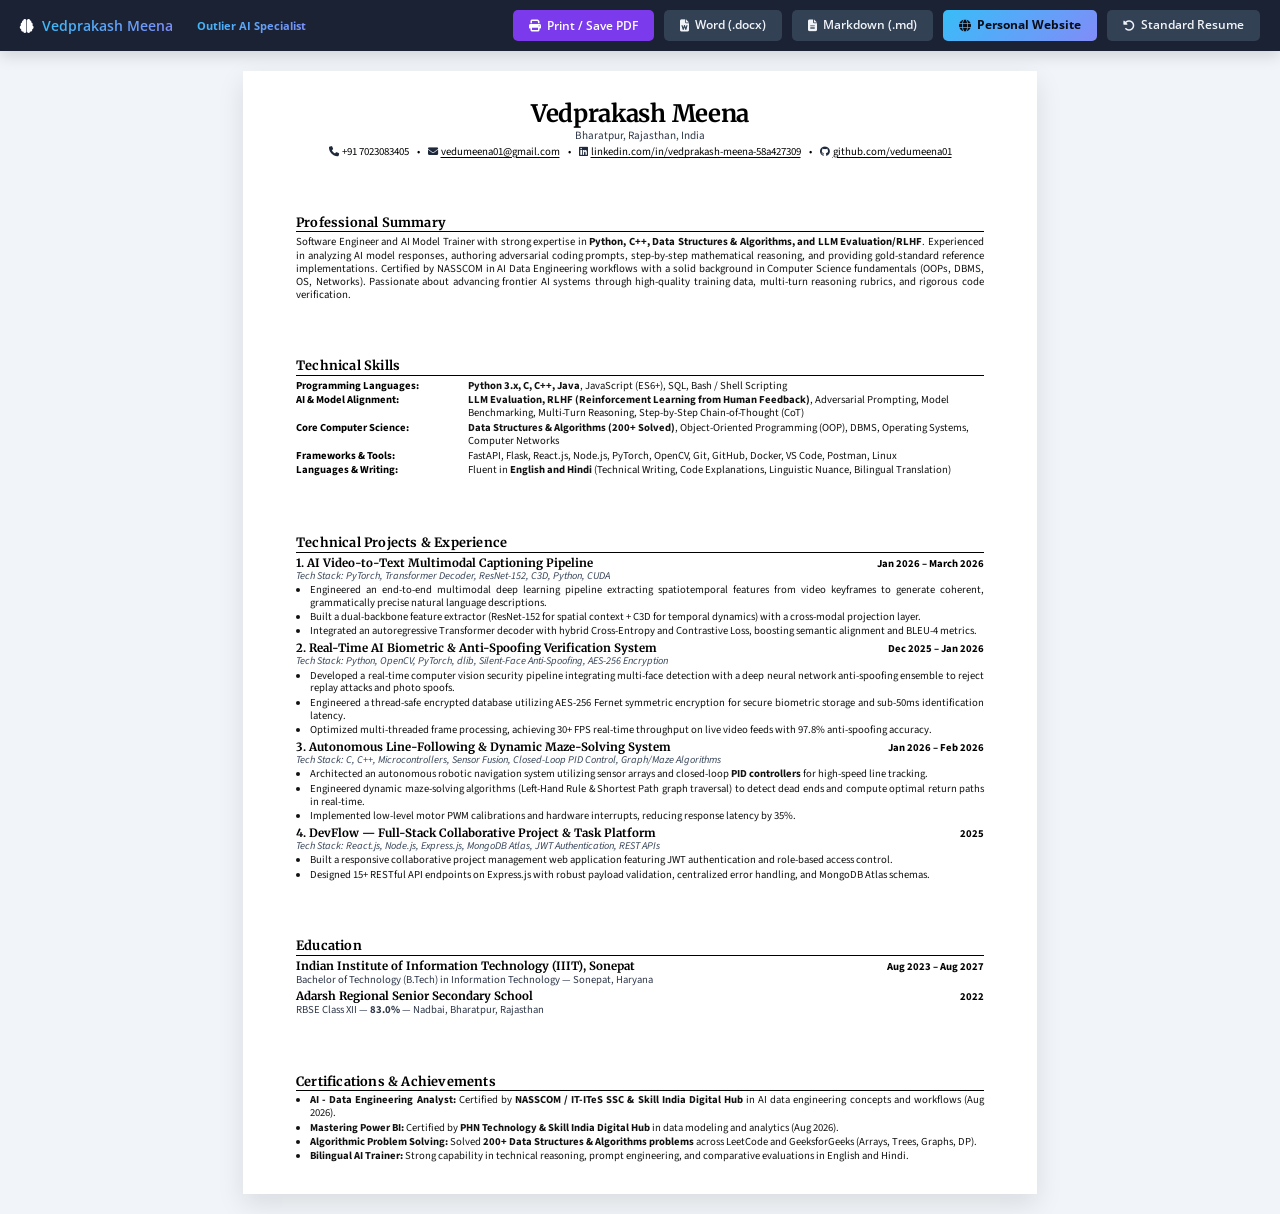
<file: resume_outlier_ai.html>
<!DOCTYPE html>
<html lang="en">
<head>
  <meta charset="UTF-8">
  <meta name="viewport" content="width=device-width, initial-scale=1.0">
  <title>Vedprakash Meena - Outlier AI Specialist Resume</title>
  <link rel="preconnect" href="https://fonts.googleapis.com">
  <link rel="preconnect" href="https://fonts.gstatic.com" crossorigin>
  <link href="https://fonts.googleapis.com/css2?family=Merriweather:wght@300;400;700;900&family=Open+Sans:wght@400;500;600;700&family=Source+Sans+3:ital,wght@0,300;0,400;0,600;0,700;1,400&display=swap" rel="stylesheet">
  <link rel="stylesheet" href="https://cdnjs.cloudflare.com/ajax/libs/font-awesome/6.4.0/css/all.min.css">
  <style>
    :root {
      --text-main: #000000;
      --text-muted: #2d3748;
      --text-gray: #4a5568;
    }

    * {
      box-sizing: border-box;
      margin: 0;
      padding: 0;
    }

    body {
      font-family: 'Merriweather', Georgia, 'Times New Roman', serif;
      background-color: #f1f5f9;
      color: var(--text-main);
      line-height: 1.22;
      font-size: 8.5pt;
      -webkit-font-smoothing: antialiased;
    }

    /* Top Control Bar */
    .action-bar {
      position: sticky;
      top: 0;
      z-index: 100;
      background: rgba(15, 23, 42, 0.95);
      backdrop-filter: blur(8px);
      color: white;
      padding: 10px 20px;
      display: flex;
      justify-content: space-between;
      align-items: center;
      box-shadow: 0 4px 15px rgba(0, 0, 0, 0.15);
    }

    .action-bar .brand {
      display: flex;
      align-items: center;
      gap: 8px;
      font-family: 'Open Sans', sans-serif;
      font-weight: 600;
      font-size: 14px;
    }

    .action-bar .brand span {
      background: linear-gradient(135deg, #38bdf8, #818cf8);
      -webkit-background-clip: text;
      -webkit-text-fill-color: transparent;
    }

    .badge-outlier {
      background: #7c3aed;
      color: #fff;
      padding: 2px 8px;
      border-radius: 12px;
      font-size: 11px;
      font-weight: bold;
      margin-left: 8px;
    }

    .btn-group {
      display: flex;
      gap: 10px;
      flex-wrap: wrap;
    }

    .btn {
      display: inline-flex;
      align-items: center;
      gap: 6px;
      padding: 7px 16px;
      border-radius: 5px;
      font-family: 'Open Sans', sans-serif;
      font-size: 12px;
      font-weight: 600;
      cursor: pointer;
      text-decoration: none;
      transition: all 0.2s ease;
      border: none;
    }

    .btn-primary {
      background: #7c3aed;
      color: white;
    }

    .btn-primary:hover {
      background: #6d28d9;
      transform: translateY(-1px);
    }

    .btn-secondary {
      background: #334155;
      color: #f1f5f9;
    }

    .btn-secondary:hover {
      background: #475569;
    }

    /* Resume Container (Strict 1-Page A4 Sheet) */
    .resume-wrapper {
      padding: 20px 10px;
      display: flex;
      justify-content: center;
    }

    .resume-paper {
      width: 210mm;
      height: 297mm;
      max-height: 297mm;
      background: white;
      padding: 8mm 14mm 8mm 14mm;
      box-shadow: 0 10px 25px rgba(0, 0, 0, 0.1);
      box-sizing: border-box;
      position: relative;
      overflow: hidden; /* Strict 1-page fit */
      display: flex;
      flex-direction: column;
      justify-content: space-between;
    }

    /* Header Section */
    .header {
      text-align: center;
      margin-bottom: 3px;
    }

    .name {
      font-size: 18pt;
      font-weight: 700;
      letter-spacing: -0.3px;
      color: #000;
      line-height: 1.1;
      margin-bottom: 1.5px;
    }

    .location {
      font-size: 8.4pt;
      color: var(--text-muted);
      margin-bottom: 2px;
      font-family: 'Source Sans 3', sans-serif;
    }

    .contact-links {
      font-size: 8.1pt;
      font-family: 'Source Sans 3', sans-serif;
      display: flex;
      justify-content: center;
      align-items: center;
      flex-wrap: wrap;
      gap: 8px;
      color: var(--text-main);
    }

    .contact-item {
      display: inline-flex;
      align-items: center;
      gap: 3px;
      color: var(--text-main);
      text-decoration: none;
    }

    .contact-item i {
      font-size: 7.6pt;
      color: #1e293b;
    }

    .contact-item a {
      color: var(--text-main);
      text-decoration: underline;
      text-underline-offset: 1.5px;
    }

    /* Section Styles */
    .section {
      margin-bottom: 3px;
    }

    .section-title {
      font-size: 9.6pt;
      font-weight: 700;
      color: #000;
      border-bottom: 0.85px solid #000;
      padding-bottom: 1px;
      margin-bottom: 3px;
      letter-spacing: 0.2px;
      text-transform: none;
    }

    /* Summary text */
    .summary-text {
      font-size: 8.1pt;
      text-align: justify;
      color: #111;
      line-height: 1.22;
      font-family: 'Source Sans 3', sans-serif;
    }

    /* Entry Items */
    .entry-item {
      margin-bottom: 3px;
    }

    .entry-item:last-child {
      margin-bottom: 0;
    }

    .entry-header {
      display: flex;
      justify-content: space-between;
      align-items: baseline;
      margin-bottom: 0px;
    }

    .entry-title {
      font-size: 8.6pt;
      font-weight: 700;
      color: #000;
    }

    .entry-date {
      font-size: 8.0pt;
      font-weight: 700;
      font-family: 'Source Sans 3', sans-serif;
      color: #000;
      white-space: nowrap;
    }

    .entry-subheader {
      display: flex;
      justify-content: space-between;
      align-items: baseline;
      font-size: 8.0pt;
      font-family: 'Source Sans 3', sans-serif;
      color: var(--text-muted);
      margin-bottom: 1px;
    }

    .tech-stack-tag {
      font-size: 7.8pt;
      font-style: italic;
      color: #334155;
      font-family: 'Source Sans 3', sans-serif;
      margin-bottom: 1.5px;
    }

    /* Bullet Lists */
    ul.bullet-list {
      list-style-type: disc;
      margin-left: 14px;
      font-family: 'Source Sans 3', sans-serif;
    }

    ul.bullet-list li {
      font-size: 8.0pt;
      color: #111;
      line-height: 1.21;
      margin-bottom: 1.5px;
      text-align: justify;
    }

    ul.bullet-list li:last-child {
      margin-bottom: 0;
    }

    /* Skills Grid */
    .skills-table {
      width: 100%;
      border-collapse: collapse;
      font-family: 'Source Sans 3', sans-serif;
      font-size: 8.0pt;
    }

    .skills-table td {
      padding: 1px 0;
      vertical-align: top;
      line-height: 1.2;
    }

    .skills-category {
      font-weight: 700;
      color: #000;
      width: 25%;
      white-space: nowrap;
    }

    .skills-list {
      color: #111;
      width: 75%;
    }

    /* Print Optimization */
    @media print {
      @page {
        size: A4 portrait;
        margin: 0;
      }

      body {
        background: white;
        font-size: 8.4pt;
      }

      .action-bar {
        display: none !important;
      }

      .resume-wrapper {
        padding: 0;
        margin: 0;
      }

      .resume-paper {
        width: 210mm;
        height: 297mm;
        max-height: 297mm;
        box-shadow: none;
        padding: 8mm 14mm 8mm 14mm;
        margin: 0;
        page-break-after: avoid;
        page-break-inside: avoid;
      }

      a {
        text-decoration: none !important;
        color: #000 !important;
      }
    }
  </style>
</head>
<body>

  <!-- Interactive Control Bar -->
  <div class="action-bar">
    <div class="brand">
      <i class="fa-solid fa-brain"></i>
      <span>Vedprakash Meena</span>
      <span class="badge-outlier">Outlier AI Specialist</span>
    </div>
    <div class="btn-group">
      <button class="btn btn-primary" onclick="window.print()">
        <i class="fa-solid fa-print"></i> Print / Save PDF
      </button>
      <a href="Vedprakash_Meena_Outlier_AI_Resume.docx" class="btn btn-secondary" download>
        <i class="fa-solid fa-file-word"></i> Word (.docx)
      </a>
      <a href="resume_outlier_ai.md" class="btn btn-secondary" target="_blank">
        <i class="fa-solid fa-file-lines"></i> Markdown (.md)
      </a>
      <a href="portfolio.html" class="btn btn-switch" style="background: linear-gradient(135deg, #38bdf8, #818cf8); color: #090d16; font-weight: 700;">
        <i class="fa-solid fa-globe"></i> Personal Website
      </a>
      <a href="index.html" class="btn btn-secondary">
        <i class="fa-solid fa-rotate-left"></i> Standard Resume
      </a>
    </div>
  </div>

  <div class="resume-wrapper">
    <main class="resume-paper">
      
      <!-- 1. Header Section -->
      <header class="header">
        <h1 class="name">Vedprakash Meena</h1>
        <div class="location">Bharatpur, Rajasthan, India</div>
        <div class="contact-links">
          <span class="contact-item">
            <i class="fa-solid fa-phone"></i> +91 7023083405
          </span>
          <span>•</span>
          <span class="contact-item">
            <i class="fa-solid fa-envelope"></i>
            <a href="mailto:vedumeena01@gmail.com">vedumeena01@gmail.com</a>
          </span>
          <span>•</span>
          <span class="contact-item">
            <i class="fa-brands fa-linkedin"></i>
            <a href="https://www.linkedin.com/in/vedprakash-meena-58a427309" target="_blank">linkedin.com/in/vedprakash-meena-58a427309</a>
          </span>
          <span>•</span>
          <span class="contact-item">
            <i class="fa-brands fa-github"></i>
            <a href="https://github.com/vedumeena01" target="_blank">github.com/vedumeena01</a>
          </span>
        </div>
      </header>

      <!-- 2. Professional Summary -->
      <section class="section">
        <h2 class="section-title">Professional Summary</h2>
        <p class="summary-text">
          Software Engineer and AI Model Trainer with strong expertise in <strong>Python, C++, Data Structures &amp; Algorithms, and LLM Evaluation/RLHF</strong>. Experienced in analyzing AI model responses, authoring adversarial coding prompts, step-by-step mathematical reasoning, and providing gold-standard reference implementations. Certified by NASSCOM in AI Data Engineering workflows with a solid background in Computer Science fundamentals (OOPs, DBMS, OS, Networks). Passionate about advancing frontier AI systems through high-quality training data, multi-turn reasoning rubrics, and rigorous code verification.
        </p>
      </section>

      <!-- 3. Technical Skills -->
      <section class="section">
        <h2 class="section-title">Technical Skills</h2>
        <table class="skills-table">
          <tr>
            <td class="skills-category">Programming Languages:</td>
            <td class="skills-list"><strong>Python 3.x, C, C++, Java</strong>, JavaScript (ES6+), SQL, Bash / Shell Scripting</td>
          </tr>
          <tr>
            <td class="skills-category">AI &amp; Model Alignment:</td>
            <td class="skills-list"><strong>LLM Evaluation, RLHF (Reinforcement Learning from Human Feedback)</strong>, Adversarial Prompting, Model Benchmarking, Multi-Turn Reasoning, Step-by-Step Chain-of-Thought (CoT)</td>
          </tr>
          <tr>
            <td class="skills-category">Core Computer Science:</td>
            <td class="skills-list"><strong>Data Structures &amp; Algorithms (200+ Solved)</strong>, Object-Oriented Programming (OOP), DBMS, Operating Systems, Computer Networks</td>
          </tr>
          <tr>
            <td class="skills-category">Frameworks &amp; Tools:</td>
            <td class="skills-list">FastAPI, Flask, React.js, Node.js, PyTorch, OpenCV, Git, GitHub, Docker, VS Code, Postman, Linux</td>
          </tr>
          <tr>
            <td class="skills-category">Languages &amp; Writing:</td>
            <td class="skills-list">Fluent in <strong>English and Hindi</strong> (Technical Writing, Code Explanations, Linguistic Nuance, Bilingual Translation)</td>
          </tr>
        </table>
      </section>

      <!-- 4. Projects & Technical Experience -->
      <section class="section">
        <h2 class="section-title">Technical Projects &amp; Experience</h2>

        <div class="entry-item">
          <div class="entry-header">
            <div class="entry-title">1. AI Video-to-Text Multimodal Captioning Pipeline</div>
            <div class="entry-date">Jan 2026 – March 2026</div>
          </div>
          <div class="tech-stack-tag">Tech Stack: PyTorch, Transformer Decoder, ResNet-152, C3D, Python, CUDA</div>
          <ul class="bullet-list">
            <li>Engineered an end-to-end multimodal deep learning pipeline extracting spatiotemporal features from video keyframes to generate coherent, grammatically precise natural language descriptions.</li>
            <li>Built a dual-backbone feature extractor (ResNet-152 for spatial context + C3D for temporal dynamics) with a cross-modal projection layer.</li>
            <li>Integrated an autoregressive Transformer decoder with hybrid Cross-Entropy and Contrastive Loss, boosting semantic alignment and BLEU-4 metrics.</li>
          </ul>
        </div>

        <div class="entry-item">
          <div class="entry-header">
            <div class="entry-title">2. Real-Time AI Biometric &amp; Anti-Spoofing Verification System</div>
            <div class="entry-date">Dec 2025 – Jan 2026</div>
          </div>
          <div class="tech-stack-tag">Tech Stack: Python, OpenCV, PyTorch, dlib, Silent-Face Anti-Spoofing, AES-256 Encryption</div>
          <ul class="bullet-list">
            <li>Developed a real-time computer vision security pipeline integrating multi-face detection with a deep neural network anti-spoofing ensemble to reject replay attacks and photo spoofs.</li>
            <li>Engineered a thread-safe encrypted database utilizing AES-256 Fernet symmetric encryption for secure biometric storage and sub-50ms identification latency.</li>
            <li>Optimized multi-threaded frame processing, achieving 30+ FPS real-time throughput on live video feeds with 97.8% anti-spoofing accuracy.</li>
          </ul>
        </div>

        <div class="entry-item">
          <div class="entry-header">
            <div class="entry-title">3. Autonomous Line-Following &amp; Dynamic Maze-Solving System</div>
            <div class="entry-date">Jan 2026 – Feb 2026</div>
          </div>
          <div class="tech-stack-tag">Tech Stack: C, C++, Microcontrollers, Sensor Fusion, Closed-Loop PID Control, Graph/Maze Algorithms</div>
          <ul class="bullet-list">
            <li>Architected an autonomous robotic navigation system utilizing sensor arrays and closed-loop <strong>PID controllers</strong> for high-speed line tracking.</li>
            <li>Engineered dynamic maze-solving algorithms (Left-Hand Rule &amp; Shortest Path graph traversal) to detect dead ends and compute optimal return paths in real-time.</li>
            <li>Implemented low-level motor PWM calibrations and hardware interrupts, reducing response latency by 35%.</li>
          </ul>
        </div>

        <div class="entry-item">
          <div class="entry-header">
            <div class="entry-title">4. DevFlow — Full-Stack Collaborative Project &amp; Task Platform</div>
            <div class="entry-date">2025</div>
          </div>
          <div class="tech-stack-tag">Tech Stack: React.js, Node.js, Express.js, MongoDB Atlas, JWT Authentication, REST APIs</div>
          <ul class="bullet-list">
            <li>Built a responsive collaborative project management web application featuring JWT authentication and role-based access control.</li>
            <li>Designed 15+ RESTful API endpoints on Express.js with robust payload validation, centralized error handling, and MongoDB Atlas schemas.</li>
          </ul>
        </div>
      </section>

      <!-- 5. Education -->
      <section class="section">
        <h2 class="section-title">Education</h2>
        <div class="entry-item">
          <div class="entry-header">
            <div class="entry-title">Indian Institute of Information Technology (IIIT), Sonepat</div>
            <div class="entry-date">Aug 2023 – Aug 2027</div>
          </div>
          <div class="entry-subheader">
            <span>Bachelor of Technology (B.Tech) in Information Technology — Sonepat, Haryana</span>
          </div>
        </div>
        <div class="entry-item">
          <div class="entry-header">
            <div class="entry-title">Adarsh Regional Senior Secondary School</div>
            <div class="entry-date">2022</div>
          </div>
          <div class="entry-subheader">
            <span>RBSE Class XII — <strong>83.0%</strong> — Nadbai, Bharatpur, Rajasthan</span>
          </div>
        </div>
      </section>

      <!-- 6. Certifications & Achievements -->
      <section class="section" style="margin-bottom: 0;">
        <h2 class="section-title">Certifications &amp; Achievements</h2>
        <ul class="bullet-list">
          <li><strong>AI - Data Engineering Analyst:</strong> Certified by <strong>NASSCOM / IT-ITeS SSC &amp; Skill India Digital Hub</strong> in AI data engineering concepts and workflows (Aug 2026).</li>
          <li><strong>Mastering Power BI:</strong> Certified by <strong>PHN Technology &amp; Skill India Digital Hub</strong> in data modeling and analytics (Aug 2026).</li>
          <li><strong>Algorithmic Problem Solving:</strong> Solved <strong>200+ Data Structures &amp; Algorithms problems</strong> across LeetCode and GeeksforGeeks (Arrays, Trees, Graphs, DP).</li>
          <li><strong>Bilingual AI Trainer:</strong> Strong capability in technical reasoning, prompt engineering, and comparative evaluations in English and Hindi.</li>
        </ul>
      </section>

    </main>
  </div>

</body>
</html>
</file>
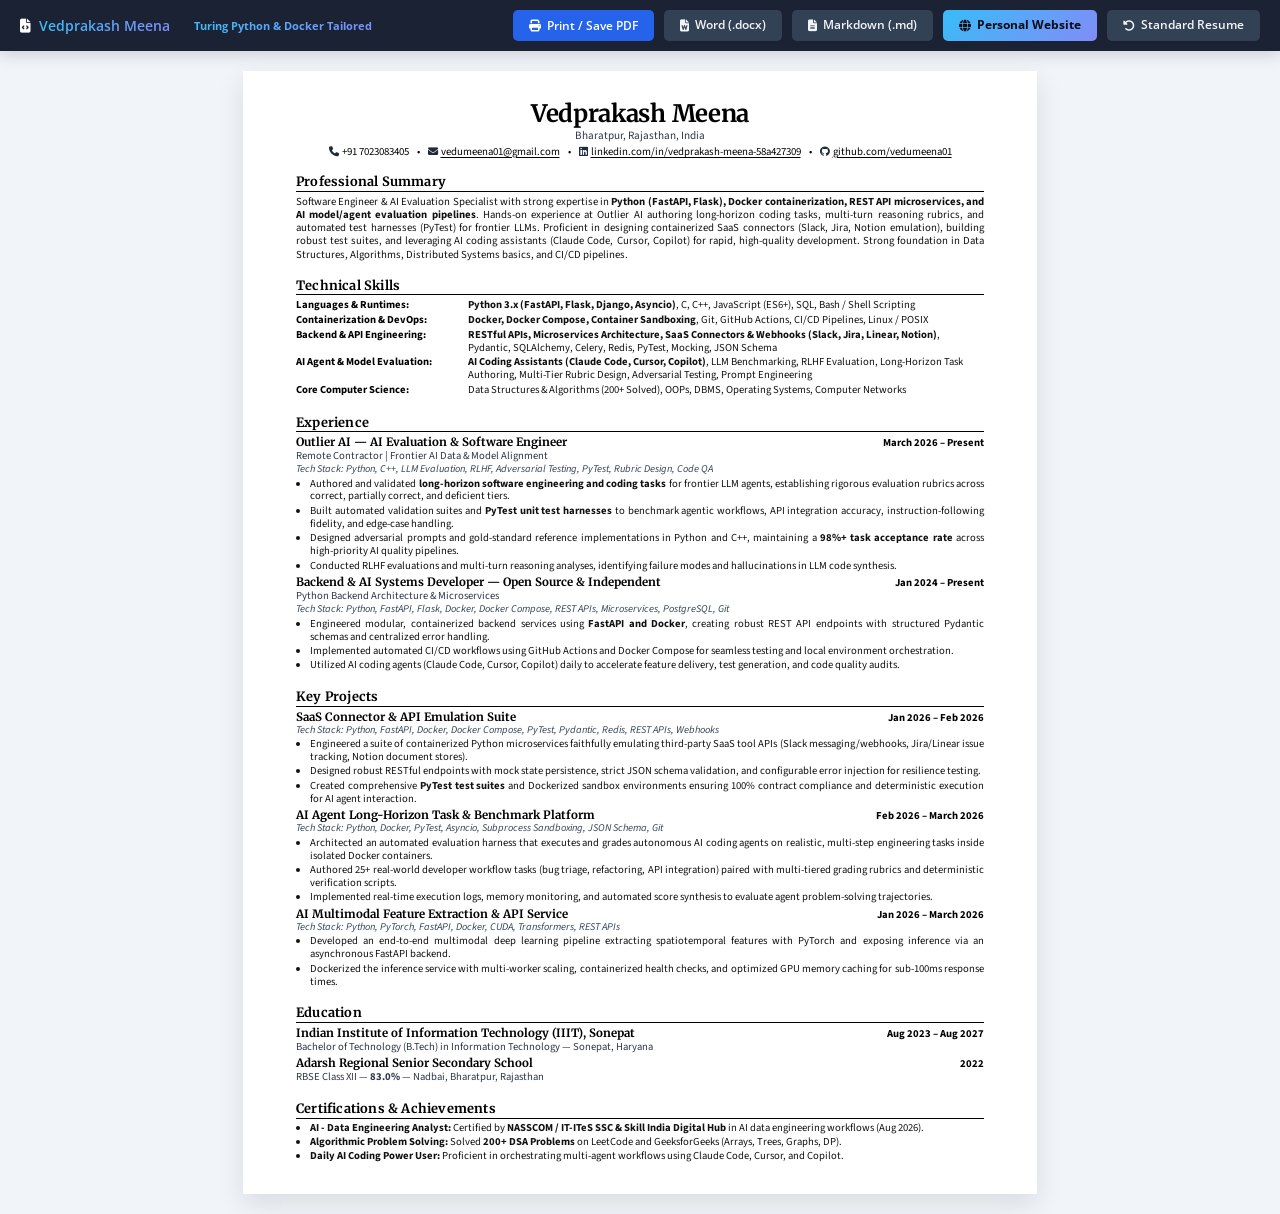
<file: resume_turing_python_docker.html>
<!DOCTYPE html>
<html lang="en">
<head>
  <meta charset="UTF-8">
  <meta name="viewport" content="width=device-width, initial-scale=1.0">
  <title>Vedprakash Meena - Software Engineer (Python & Docker) Resume</title>
  <link rel="preconnect" href="https://fonts.googleapis.com">
  <link rel="preconnect" href="https://fonts.gstatic.com" crossorigin>
  <link href="https://fonts.googleapis.com/css2?family=Merriweather:wght@300;400;700;900&family=Open+Sans:wght@400;500;600;700&family=Source+Sans+3:ital,wght@0,300;0,400;0,600;0,700;1,400&display=swap" rel="stylesheet">
  <link rel="stylesheet" href="https://cdnjs.cloudflare.com/ajax/libs/font-awesome/6.4.0/css/all.min.css">
  <style>
    :root {
      --text-main: #000000;
      --text-muted: #2d3748;
      --text-gray: #4a5568;
    }

    * {
      box-sizing: border-box;
      margin: 0;
      padding: 0;
    }

    body {
      font-family: 'Merriweather', Georgia, 'Times New Roman', serif;
      background-color: #f1f5f9;
      color: var(--text-main);
      line-height: 1.22;
      font-size: 8.6pt;
      -webkit-font-smoothing: antialiased;
    }

    /* Top Control Bar */
    .action-bar {
      position: sticky;
      top: 0;
      z-index: 100;
      background: rgba(15, 23, 42, 0.95);
      backdrop-filter: blur(8px);
      color: white;
      padding: 10px 20px;
      display: flex;
      justify-content: space-between;
      align-items: center;
      box-shadow: 0 4px 15px rgba(0, 0, 0, 0.15);
    }

    .action-bar .brand {
      display: flex;
      align-items: center;
      gap: 8px;
      font-family: 'Open Sans', sans-serif;
      font-weight: 600;
      font-size: 14px;
    }

    .action-bar .brand span {
      background: linear-gradient(135deg, #38bdf8, #818cf8);
      -webkit-background-clip: text;
      -webkit-text-fill-color: transparent;
    }

    .badge-turing {
      background: #0284c7;
      color: #fff;
      padding: 2px 8px;
      border-radius: 12px;
      font-size: 11px;
      font-weight: bold;
      margin-left: 8px;
    }

    .btn-group {
      display: flex;
      gap: 10px;
      flex-wrap: wrap;
    }

    .btn {
      display: inline-flex;
      align-items: center;
      gap: 6px;
      padding: 7px 16px;
      border-radius: 5px;
      font-family: 'Open Sans', sans-serif;
      font-size: 12px;
      font-weight: 600;
      cursor: pointer;
      text-decoration: none;
      transition: all 0.2s ease;
      border: none;
    }

    .btn-primary {
      background: #2563eb;
      color: white;
    }

    .btn-primary:hover {
      background: #1d4ed8;
      transform: translateY(-1px);
    }

    .btn-secondary {
      background: #334155;
      color: #f1f5f9;
    }

    .btn-secondary:hover {
      background: #475569;
    }

    /* Resume Container (Strict 1-Page A4 Sheet) */
    .resume-wrapper {
      padding: 20px 10px;
      display: flex;
      justify-content: center;
    }

    .resume-paper {
      width: 210mm;
      height: 297mm;
      max-height: 297mm;
      background: white;
      padding: 8mm 14mm 8mm 14mm;
      box-shadow: 0 10px 25px rgba(0, 0, 0, 0.1);
      box-sizing: border-box;
      position: relative;
      overflow: hidden; /* Strict 1-page fit */
      display: flex;
      flex-direction: column;
      justify-content: space-between;
    }

    /* Header Section */
    .header {
      text-align: center;
      margin-bottom: 3px;
    }

    .name {
      font-size: 18pt;
      font-weight: 700;
      letter-spacing: -0.3px;
      color: #000;
      line-height: 1.1;
      margin-bottom: 1.5px;
    }

    .location {
      font-size: 8.4pt;
      color: var(--text-muted);
      margin-bottom: 2px;
      font-family: 'Source Sans 3', sans-serif;
    }

    .contact-links {
      font-size: 8.1pt;
      font-family: 'Source Sans 3', sans-serif;
      display: flex;
      justify-content: center;
      align-items: center;
      flex-wrap: wrap;
      gap: 8px;
      color: var(--text-main);
    }

    .contact-item {
      display: inline-flex;
      align-items: center;
      gap: 3px;
      color: var(--text-main);
      text-decoration: none;
    }

    .contact-item i {
      font-size: 7.6pt;
      color: #1e293b;
    }

    .contact-item a {
      color: var(--text-main);
      text-decoration: underline;
      text-underline-offset: 1.5px;
    }

    /* Section Styles */
    .section {
      margin-bottom: 3.5px;
    }

    .section-title {
      font-size: 9.6pt;
      font-weight: 700;
      color: #000;
      border-bottom: 0.85px solid #000;
      padding-bottom: 1px;
      margin-bottom: 3px;
      letter-spacing: 0.2px;
      text-transform: none;
    }

    /* Summary text */
    .summary-text {
      font-size: 8.1pt;
      text-align: justify;
      color: #111;
      line-height: 1.22;
      font-family: 'Source Sans 3', sans-serif;
    }

    /* Education & Experience Items */
    .entry-item {
      margin-bottom: 3px;
    }

    .entry-item:last-child {
      margin-bottom: 0;
    }

    .entry-header {
      display: flex;
      justify-content: space-between;
      align-items: baseline;
      margin-bottom: 0px;
    }

    .entry-title {
      font-size: 8.6pt;
      font-weight: 700;
      color: #000;
    }

    .entry-date {
      font-size: 8.0pt;
      font-weight: 700;
      font-family: 'Source Sans 3', sans-serif;
      color: #000;
      white-space: nowrap;
    }

    .entry-subheader {
      display: flex;
      justify-content: space-between;
      align-items: baseline;
      font-size: 8.0pt;
      font-family: 'Source Sans 3', sans-serif;
      color: var(--text-muted);
      margin-bottom: 1px;
    }

    .tech-stack-tag {
      font-size: 7.8pt;
      font-style: italic;
      color: #334155;
      font-family: 'Source Sans 3', sans-serif;
      margin-bottom: 1.5px;
    }

    /* Bullet Lists */
    ul.bullet-list {
      list-style-type: disc;
      margin-left: 14px;
      font-family: 'Source Sans 3', sans-serif;
    }

    ul.bullet-list li {
      font-size: 8.0pt;
      color: #111;
      line-height: 1.21;
      margin-bottom: 1.5px;
      text-align: justify;
    }

    ul.bullet-list li:last-child {
      margin-bottom: 0;
    }

    /* Skills Grid */
    .skills-table {
      width: 100%;
      border-collapse: collapse;
      font-family: 'Source Sans 3', sans-serif;
      font-size: 8.0pt;
    }

    .skills-table td {
      padding: 1px 0;
      vertical-align: top;
      line-height: 1.2;
    }

    .skills-category {
      font-weight: 700;
      color: #000;
      width: 25%;
      white-space: nowrap;
    }

    .skills-list {
      color: #111;
      width: 75%;
    }

    /* Print Optimization */
    @media print {
      @page {
        size: A4 portrait;
        margin: 0;
      }

      body {
        background: white;
        font-size: 8.4pt;
      }

      .action-bar {
        display: none !important;
      }

      .resume-wrapper {
        padding: 0;
        margin: 0;
      }

      .resume-paper {
        width: 210mm;
        height: 297mm;
        max-height: 297mm;
        box-shadow: none;
        padding: 8mm 14mm 8mm 14mm;
        margin: 0;
        page-break-after: avoid;
        page-break-inside: avoid;
      }

      a {
        text-decoration: none !important;
        color: #000 !important;
      }
    }
  </style>
</head>
<body>

  <!-- Interactive Control Bar -->
  <div class="action-bar">
    <div class="brand">
      <i class="fa-solid fa-file-code"></i>
      <span>Vedprakash Meena</span>
      <span class="badge-turing">Turing Python & Docker Tailored</span>
    </div>
    <div class="btn-group">
      <button class="btn btn-primary" onclick="window.print()">
        <i class="fa-solid fa-print"></i> Print / Save PDF
      </button>
      <a href="Vedprakash_Meena_Turing_Python_Docker_Resume.docx" class="btn btn-secondary" download>
        <i class="fa-solid fa-file-word"></i> Word (.docx)
      </a>
      <a href="resume_turing_python_docker.md" class="btn btn-secondary" target="_blank">
        <i class="fa-solid fa-file-lines"></i> Markdown (.md)
      </a>
      <a href="portfolio.html" class="btn btn-switch" style="background: linear-gradient(135deg, #38bdf8, #818cf8); color: #090d16; font-weight: 700;">
        <i class="fa-solid fa-globe"></i> Personal Website
      </a>
      <a href="index.html" class="btn btn-secondary">
        <i class="fa-solid fa-rotate-left"></i> Standard Resume
      </a>
    </div>
  </div>

  <div class="resume-wrapper">
    <main class="resume-paper">
      
      <!-- 1. Header Section -->
      <header class="header">
        <h1 class="name">Vedprakash Meena</h1>
        <div class="location">Bharatpur, Rajasthan, India</div>
        <div class="contact-links">
          <span class="contact-item">
            <i class="fa-solid fa-phone"></i> +91 7023083405
          </span>
          <span>•</span>
          <span class="contact-item">
            <i class="fa-solid fa-envelope"></i>
            <a href="mailto:vedumeena01@gmail.com">vedumeena01@gmail.com</a>
          </span>
          <span>•</span>
          <span class="contact-item">
            <i class="fa-brands fa-linkedin"></i>
            <a href="https://www.linkedin.com/in/vedprakash-meena-58a427309" target="_blank">linkedin.com/in/vedprakash-meena-58a427309</a>
          </span>
          <span>•</span>
          <span class="contact-item">
            <i class="fa-brands fa-github"></i>
            <a href="https://github.com/vedumeena01" target="_blank">github.com/vedumeena01</a>
          </span>
        </div>
      </header>

      <!-- 2. Professional Summary -->
      <section class="section">
        <h2 class="section-title">Professional Summary</h2>
        <p class="summary-text">
          Software Engineer & AI Evaluation Specialist with strong expertise in <strong>Python (FastAPI, Flask), Docker containerization, REST API microservices, and AI model/agent evaluation pipelines</strong>. Hands-on experience at Outlier AI authoring long-horizon coding tasks, multi-turn reasoning rubrics, and automated test harnesses (PyTest) for frontier LLMs. Proficient in designing containerized SaaS connectors (Slack, Jira, Notion emulation), building robust test suites, and leveraging AI coding assistants (Claude Code, Cursor, Copilot) for rapid, high-quality development. Strong foundation in Data Structures, Algorithms, Distributed Systems basics, and CI/CD pipelines.
        </p>
      </section>

      <!-- 3. Technical Skills -->
      <section class="section">
        <h2 class="section-title">Technical Skills</h2>
        <table class="skills-table">
          <tr>
            <td class="skills-category">Languages &amp; Runtimes:</td>
            <td class="skills-list"><strong>Python 3.x (FastAPI, Flask, Django, Asyncio)</strong>, C, C++, JavaScript (ES6+), SQL, Bash / Shell Scripting</td>
          </tr>
          <tr>
            <td class="skills-category">Containerization &amp; DevOps:</td>
            <td class="skills-list"><strong>Docker, Docker Compose, Container Sandboxing</strong>, Git, GitHub Actions, CI/CD Pipelines, Linux / POSIX</td>
          </tr>
          <tr>
            <td class="skills-category">Backend &amp; API Engineering:</td>
            <td class="skills-list"><strong>RESTful APIs, Microservices Architecture, SaaS Connectors &amp; Webhooks (Slack, Jira, Linear, Notion)</strong>, Pydantic, SQLAlchemy, Celery, Redis, PyTest, Mocking, JSON Schema</td>
          </tr>
          <tr>
            <td class="skills-category">AI Agent &amp; Model Evaluation:</td>
            <td class="skills-list"><strong>AI Coding Assistants (Claude Code, Cursor, Copilot)</strong>, LLM Benchmarking, RLHF Evaluation, Long-Horizon Task Authoring, Multi-Tier Rubric Design, Adversarial Testing, Prompt Engineering</td>
          </tr>
          <tr>
            <td class="skills-category">Core Computer Science:</td>
            <td class="skills-list">Data Structures &amp; Algorithms (200+ Solved), OOPs, DBMS, Operating Systems, Computer Networks</td>
          </tr>
        </table>
      </section>

      <!-- 4. Experience -->
      <section class="section">
        <h2 class="section-title">Experience</h2>

        <div class="entry-item">
          <div class="entry-header">
            <div class="entry-title">Outlier AI — AI Evaluation &amp; Software Engineer</div>
            <div class="entry-date">March 2026 – Present</div>
          </div>
          <div class="entry-subheader">
            <span>Remote Contractor | Frontier AI Data &amp; Model Alignment</span>
          </div>
          <div class="tech-stack-tag">Tech Stack: Python, C++, LLM Evaluation, RLHF, Adversarial Testing, PyTest, Rubric Design, Code QA</div>
          <ul class="bullet-list">
            <li>Authored and validated <strong>long-horizon software engineering and coding tasks</strong> for frontier LLM agents, establishing rigorous evaluation rubrics across correct, partially correct, and deficient tiers.</li>
            <li>Built automated validation suites and <strong>PyTest unit test harnesses</strong> to benchmark agentic workflows, API integration accuracy, instruction-following fidelity, and edge-case handling.</li>
            <li>Designed adversarial prompts and gold-standard reference implementations in Python and C++, maintaining a <strong>98%+ task acceptance rate</strong> across high-priority AI quality pipelines.</li>
            <li>Conducted RLHF evaluations and multi-turn reasoning analyses, identifying failure modes and hallucinations in LLM code synthesis.</li>
          </ul>
        </div>

        <div class="entry-item">
          <div class="entry-header">
            <div class="entry-title">Backend &amp; AI Systems Developer — Open Source &amp; Independent</div>
            <div class="entry-date">Jan 2024 – Present</div>
          </div>
          <div class="entry-subheader">
            <span>Python Backend Architecture &amp; Microservices</span>
          </div>
          <div class="tech-stack-tag">Tech Stack: Python, FastAPI, Flask, Docker, Docker Compose, REST APIs, Microservices, PostgreSQL, Git</div>
          <ul class="bullet-list">
            <li>Engineered modular, containerized backend services using <strong>FastAPI and Docker</strong>, creating robust REST API endpoints with structured Pydantic schemas and centralized error handling.</li>
            <li>Implemented automated CI/CD workflows using GitHub Actions and Docker Compose for seamless testing and local environment orchestration.</li>
            <li>Utilized AI coding agents (Claude Code, Cursor, Copilot) daily to accelerate feature delivery, test generation, and code quality audits.</li>
          </ul>
        </div>
      </section>

      <!-- 5. Key Projects -->
      <section class="section">
        <h2 class="section-title">Key Projects</h2>

        <div class="entry-item">
          <div class="entry-header">
            <div class="entry-title">SaaS Connector &amp; API Emulation Suite</div>
            <div class="entry-date">Jan 2026 – Feb 2026</div>
          </div>
          <div class="tech-stack-tag">Tech Stack: Python, FastAPI, Docker, Docker Compose, PyTest, Pydantic, Redis, REST APIs, Webhooks</div>
          <ul class="bullet-list">
            <li>Engineered a suite of containerized Python microservices faithfully emulating third-party SaaS tool APIs (Slack messaging/webhooks, Jira/Linear issue tracking, Notion document stores).</li>
            <li>Designed robust RESTful endpoints with mock state persistence, strict JSON schema validation, and configurable error injection for resilience testing.</li>
            <li>Created comprehensive <strong>PyTest test suites</strong> and Dockerized sandbox environments ensuring 100% contract compliance and deterministic execution for AI agent interaction.</li>
          </ul>
        </div>

        <div class="entry-item">
          <div class="entry-header">
            <div class="entry-title">AI Agent Long-Horizon Task &amp; Benchmark Platform</div>
            <div class="entry-date">Feb 2026 – March 2026</div>
          </div>
          <div class="tech-stack-tag">Tech Stack: Python, Docker, PyTest, Asyncio, Subprocess Sandboxing, JSON Schema, Git</div>
          <ul class="bullet-list">
            <li>Architected an automated evaluation harness that executes and grades autonomous AI coding agents on realistic, multi-step engineering tasks inside isolated Docker containers.</li>
            <li>Authored 25+ real-world developer workflow tasks (bug triage, refactoring, API integration) paired with multi-tiered grading rubrics and deterministic verification scripts.</li>
            <li>Implemented real-time execution logs, memory monitoring, and automated score synthesis to evaluate agent problem-solving trajectories.</li>
          </ul>
        </div>

        <div class="entry-item">
          <div class="entry-header">
            <div class="entry-title">AI Multimodal Feature Extraction &amp; API Service</div>
            <div class="entry-date">Jan 2026 – March 2026</div>
          </div>
          <div class="tech-stack-tag">Tech Stack: Python, PyTorch, FastAPI, Docker, CUDA, Transformers, REST APIs</div>
          <ul class="bullet-list">
            <li>Developed an end-to-end multimodal deep learning pipeline extracting spatiotemporal features with PyTorch and exposing inference via an asynchronous FastAPI backend.</li>
            <li>Dockerized the inference service with multi-worker scaling, containerized health checks, and optimized GPU memory caching for sub-100ms response times.</li>
          </ul>
        </div>
      </section>

      <!-- 6. Education -->
      <section class="section">
        <h2 class="section-title">Education</h2>
        <div class="entry-item">
          <div class="entry-header">
            <div class="entry-title">Indian Institute of Information Technology (IIIT), Sonepat</div>
            <div class="entry-date">Aug 2023 – Aug 2027</div>
          </div>
          <div class="entry-subheader">
            <span>Bachelor of Technology (B.Tech) in Information Technology — Sonepat, Haryana</span>
          </div>
        </div>
        <div class="entry-item">
          <div class="entry-header">
            <div class="entry-title">Adarsh Regional Senior Secondary School</div>
            <div class="entry-date">2022</div>
          </div>
          <div class="entry-subheader">
            <span>RBSE Class XII — <strong>83.0%</strong> — Nadbai, Bharatpur, Rajasthan</span>
          </div>
        </div>
      </section>

      <!-- 7. Certifications & Achievements -->
      <section class="section" style="margin-bottom: 0;">
        <h2 class="section-title">Certifications &amp; Achievements</h2>
        <ul class="bullet-list">
          <li><strong>AI - Data Engineering Analyst:</strong> Certified by <strong>NASSCOM / IT-ITeS SSC &amp; Skill India Digital Hub</strong> in AI data engineering workflows (Aug 2026).</li>
          <li><strong>Algorithmic Problem Solving:</strong> Solved <strong>200+ DSA Problems</strong> on LeetCode and GeeksforGeeks (Arrays, Trees, Graphs, DP).</li>
          <li><strong>Daily AI Coding Power User:</strong> Proficient in orchestrating multi-agent workflows using Claude Code, Cursor, and Copilot.</li>
        </ul>
      </section>

    </main>
  </div>

</body>
</html>
</file>
